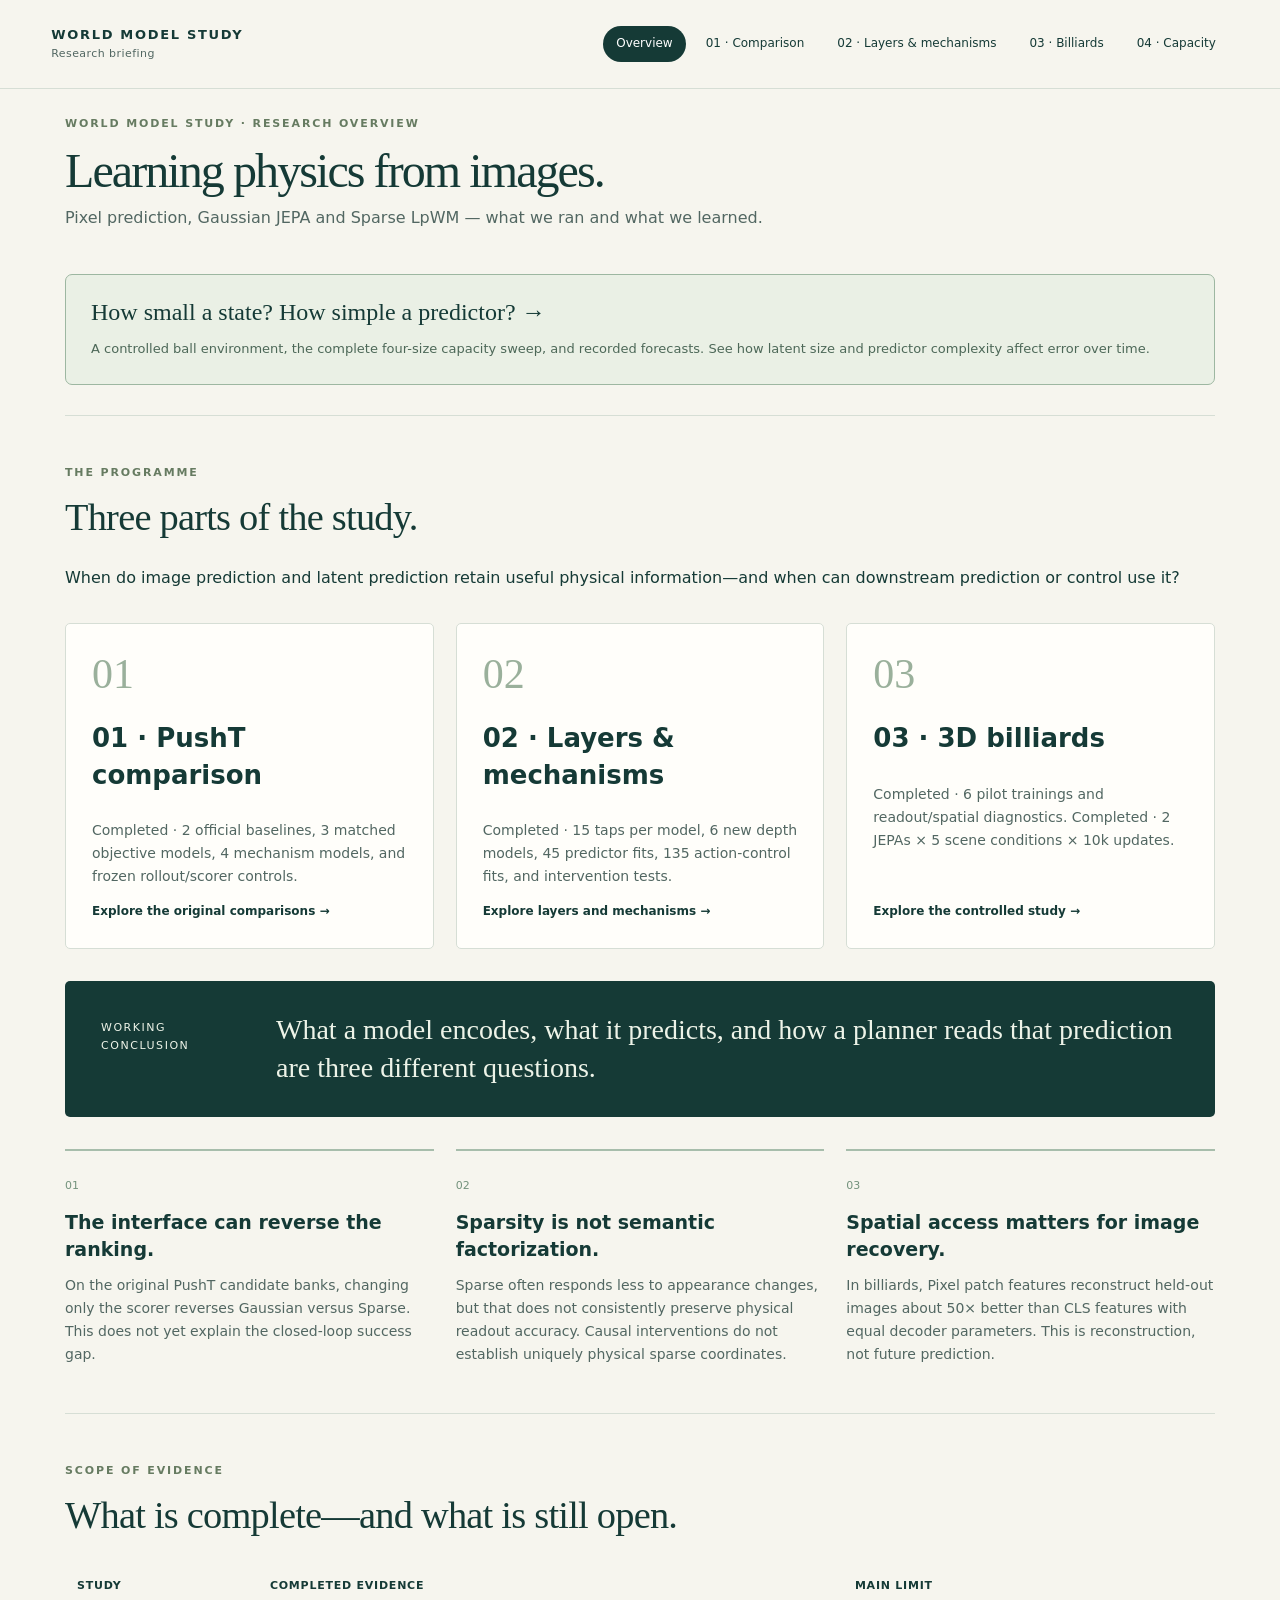
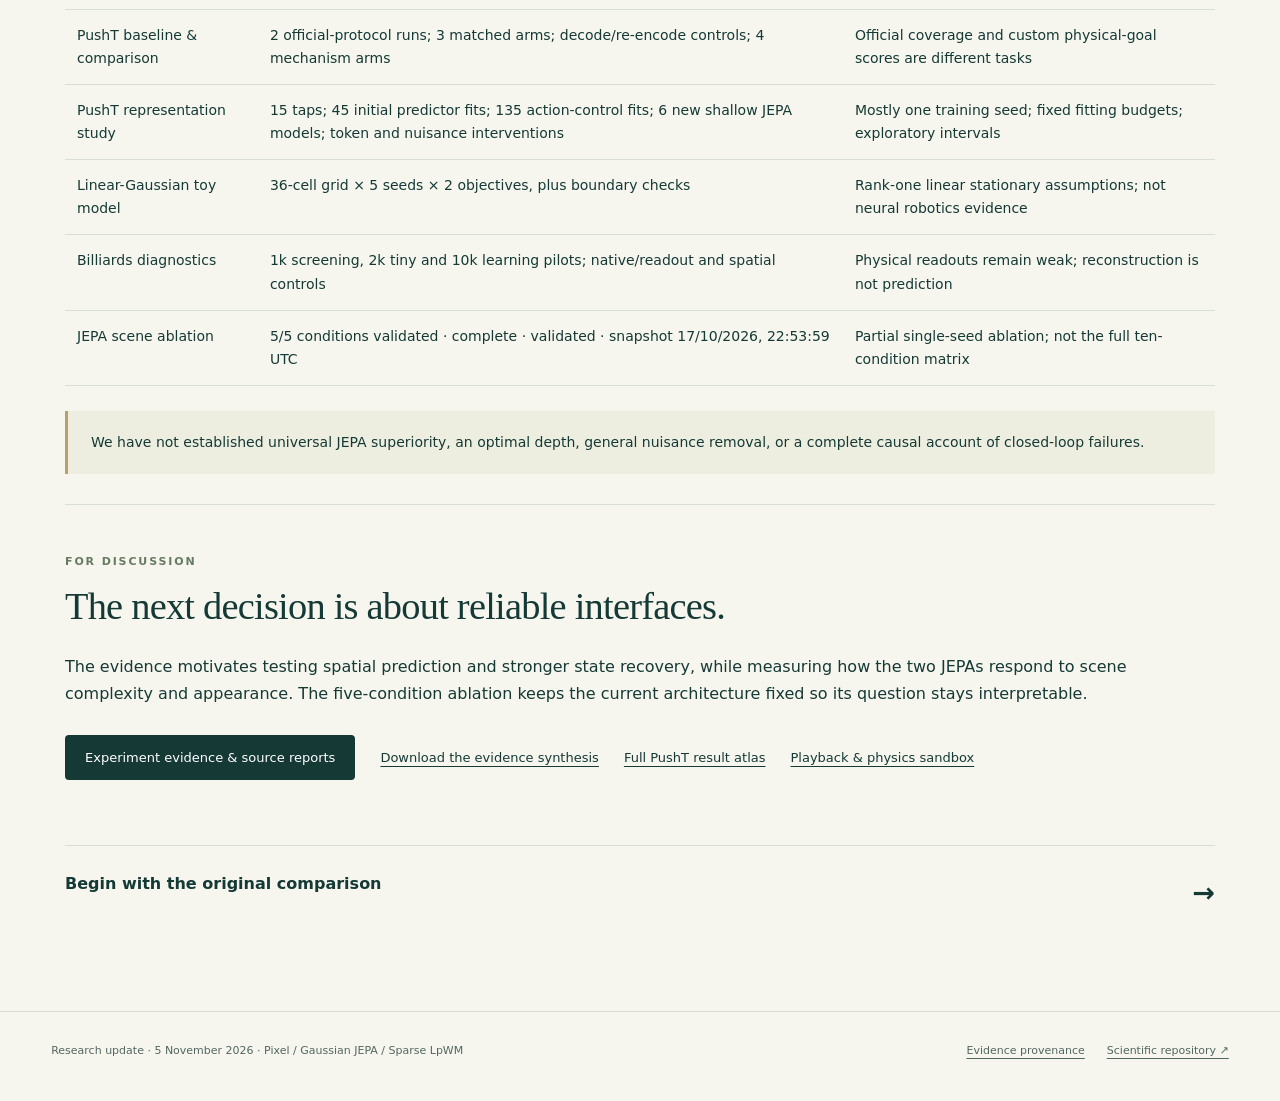
<file: index.html>
<!doctype html><html lang="en"><head><meta charset="utf-8"><meta name="viewport" content="width=device-width,initial-scale=1"><title>What world models learn—and what we can use. · World Models</title><link rel="stylesheet" href="review.css"><link rel="stylesheet" href="capacity.css?v=1"></head><body data-page="index"><a class="skip" href="#main">Skip to content</a><header><a class="wordmark" href="index.html">WORLD MODEL STUDY<span>Research briefing</span></a><nav aria-label="Research chapters"><a data-page="index" href="index.html">Overview</a><a data-page="comparison" href="comparison.html">01 · Comparison</a><a data-page="layers" href="layers.html">02 · Layers & mechanisms</a><a data-page="billiards" href="billiards.html">03 · Billiards</a><a href="capacity.html">04 · Capacity</a></nav></header><main id="main"><div class="hero landing-hero"><p class="eyebrow">World model study · research overview</p><h1>Learning physics from images.</h1><p class="lead">Pixel prediction, Gaussian JEPA and Sparse LpWM — what we ran and what we learned.</p></div><a href="capacity.html" class="cap-published-link"><strong>How small a state? How simple a predictor? →</strong><span>A controlled ball environment, the complete four-size capacity sweep, and recorded forecasts. See how latent size and predictor complexity affect error over time.</span></a><section class="chapter-section"><p class="eyebrow">The programme</p><h2>Three parts of the study.</h2><p>When do image prediction and latent prediction retain useful physical information—and when can downstream prediction or control use it?</p><div class="chapter-grid"><a class="chapter-card" href="comparison.html"><b>01</b><h3>01 · PushT comparison</h3><p>Completed · 2 official baselines, 3 matched objective models, 4 mechanism models, and frozen rollout/scorer controls.</p><span>Explore the original comparisons →</span></a><a class="chapter-card" href="layers.html"><b>02</b><h3>02 · Layers & mechanisms</h3><p>Completed · 15 taps per model, 6 new depth models, 45 predictor fits, 135 action-control fits, and intervention tests.</p><span>Explore layers and mechanisms →</span></a><a class="chapter-card" href="billiards.html"><b>03</b><h3>03 · 3D billiards</h3><p>Completed · 6 pilot trainings and readout/spatial diagnostics. Completed · 2 JEPAs × 5 scene conditions × 10k updates.</p><span>Explore the controlled study →</span></a></div></section><div class="thesis"><span>Working conclusion</span><p>What a model encodes, what it predicts, and how a planner reads that prediction are three different questions.</p></div><div class="findings"><article class="finding"><span>01</span><h3>The interface can reverse the ranking.</h3><p>On the original PushT candidate banks, changing only the scorer reverses Gaussian versus Sparse. This does not yet explain the closed-loop success gap.</p></article><article class="finding"><span>02</span><h3>Sparsity is not semantic factorization.</h3><p>Sparse often responds less to appearance changes, but that does not consistently preserve physical readout accuracy. Causal interventions do not establish uniquely physical sparse coordinates.</p></article><article class="finding"><span>03</span><h3>Spatial access matters for image recovery.</h3><p>In billiards, Pixel patch features reconstruct held-out images about 50× better than CLS features with equal decoder parameters. This is reconstruction, not future prediction.</p></article></div><section class="chapter-section"><p class="eyebrow">Scope of evidence</p><h2>What is complete—and what is still open.</h2><div class="table-wrap"><table><thead><tr><th>Study</th><th>Completed evidence</th><th>Main limit</th></tr></thead><tbody><tr><td>PushT baseline & comparison</td><td>2 official-protocol runs; 3 matched arms; decode/re-encode controls; 4 mechanism arms</td><td>Official coverage and custom physical-goal scores are different tasks</td></tr><tr><td>PushT representation study</td><td>15 taps; 45 initial predictor fits; 135 action-control fits; 6 new shallow JEPA models; token and nuisance interventions</td><td>Mostly one training seed; fixed fitting budgets; exploratory intervals</td></tr><tr><td>Linear-Gaussian toy model</td><td>36-cell grid × 5 seeds × 2 objectives, plus boundary checks</td><td>Rank-one linear stationary assumptions; not neural robotics evidence</td></tr><tr><td>Billiards diagnostics</td><td>1k screening, 2k tiny and 10k learning pilots; native/readout and spatial controls</td><td>Physical readouts remain weak; reconstruction is not prediction</td></tr><tr><td>JEPA scene ablation</td><td id="cover-run">Five conditions × two objectives × 10k updates; all results validated</td><td>Partial single-seed ablation; not the full ten-condition matrix</td></tr></tbody></table></div><p class="boundary">We have not established universal JEPA superiority, an optimal depth, general nuisance removal, or a complete causal account of closed-loop failures.</p></section><section class="chapter-section"><p class="eyebrow">For discussion</p><h2>The next decision is about reliable interfaces.</h2><p>The evidence motivates testing spatial prediction and stronger state recovery, while measuring how the two JEPAs respond to scene complexity and appearance. The five-condition ablation keeps the current architecture fixed so its question stays interpretable.</p><div class="actions"><a class="button" href="evidence.html">Experiment evidence & source reports</a><a href="review-data/research-synthesis.md" download>Download the evidence synthesis</a><a href="pusht.html">Full PushT result atlas</a><a href="billiards.html#playback">Playback & physics sandbox</a></div></section><a class="next" href="comparison.html">Begin with the original comparison <span>→</span></a></main><footer><p>Research update · 5 November 2026 · Pixel / Gaussian JEPA / Sparse LpWM</p><a href="review-data/provenance.json">Evidence provenance</a><a href="https://github.com/henry550xz/jepa-worldmodel-comparison">Scientific repository ↗</a></footer><script type="module" src="review.mjs"></script></body></html>
</file>
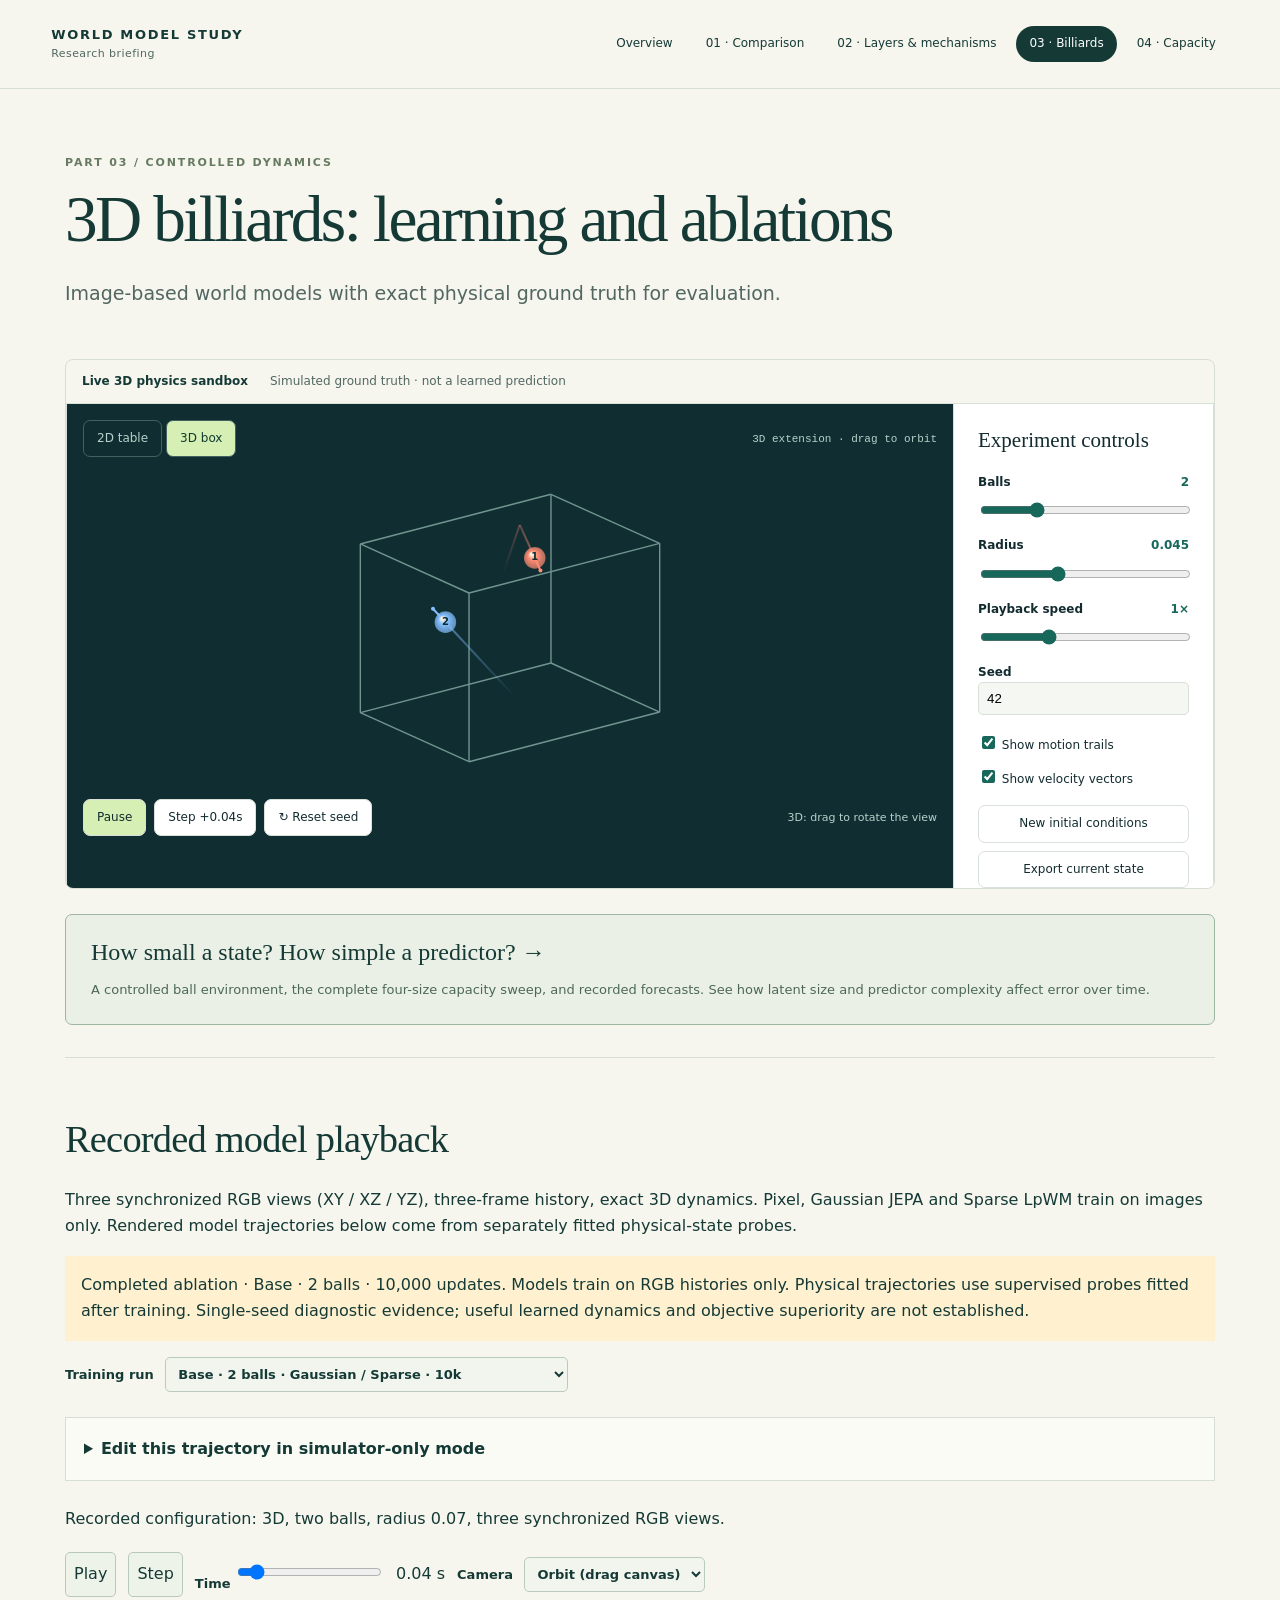
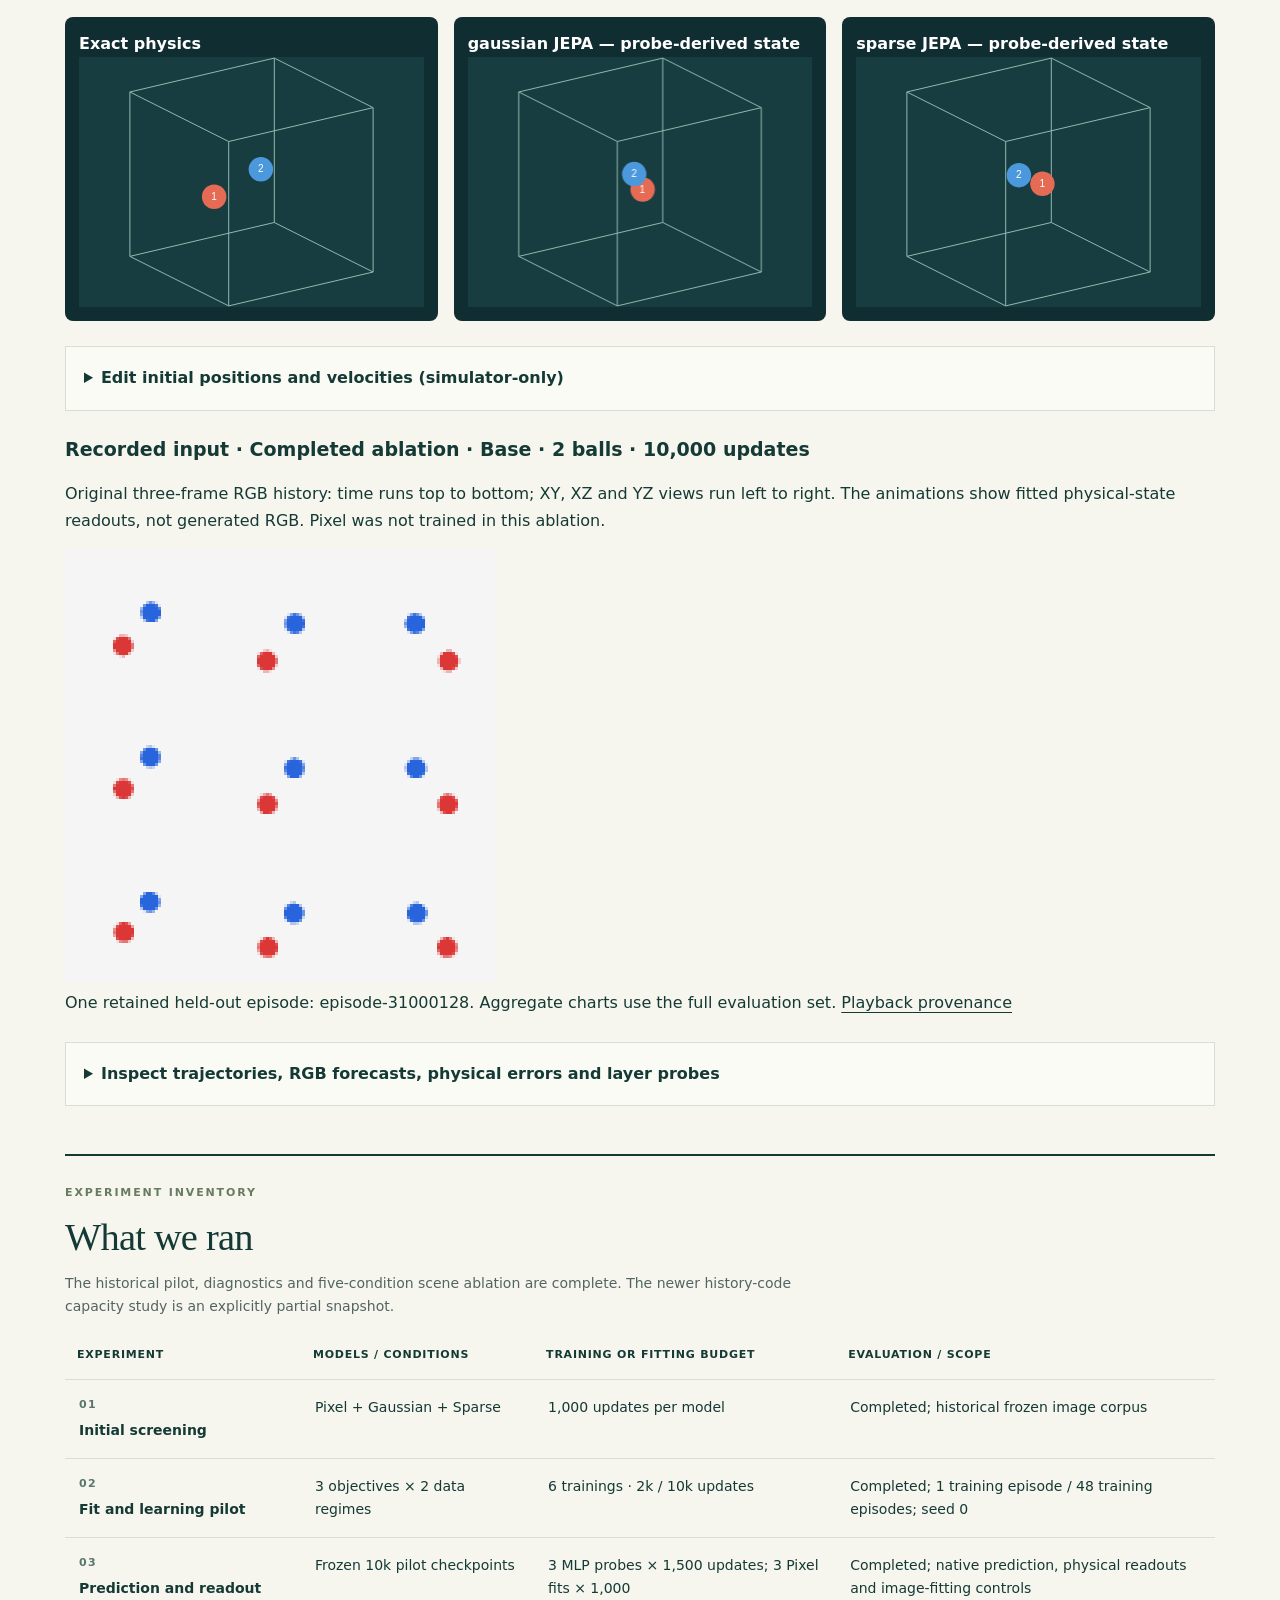
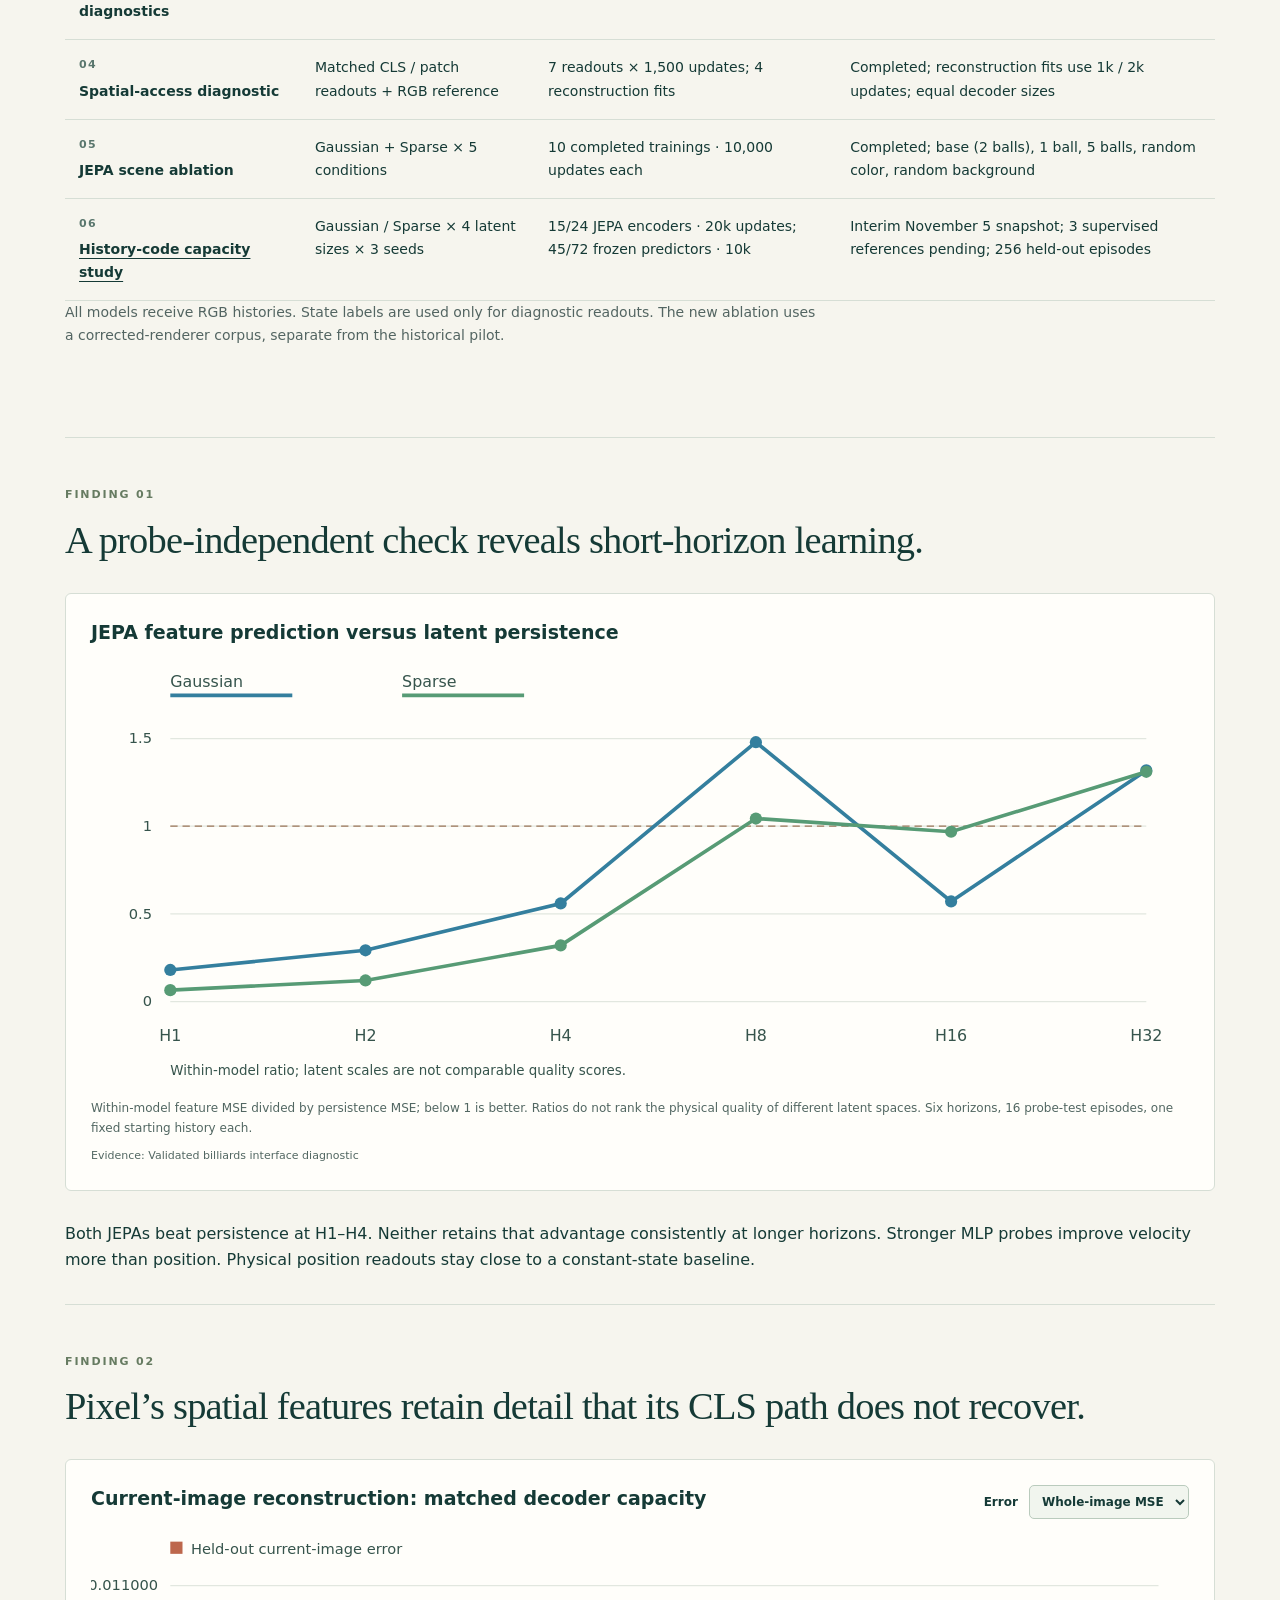
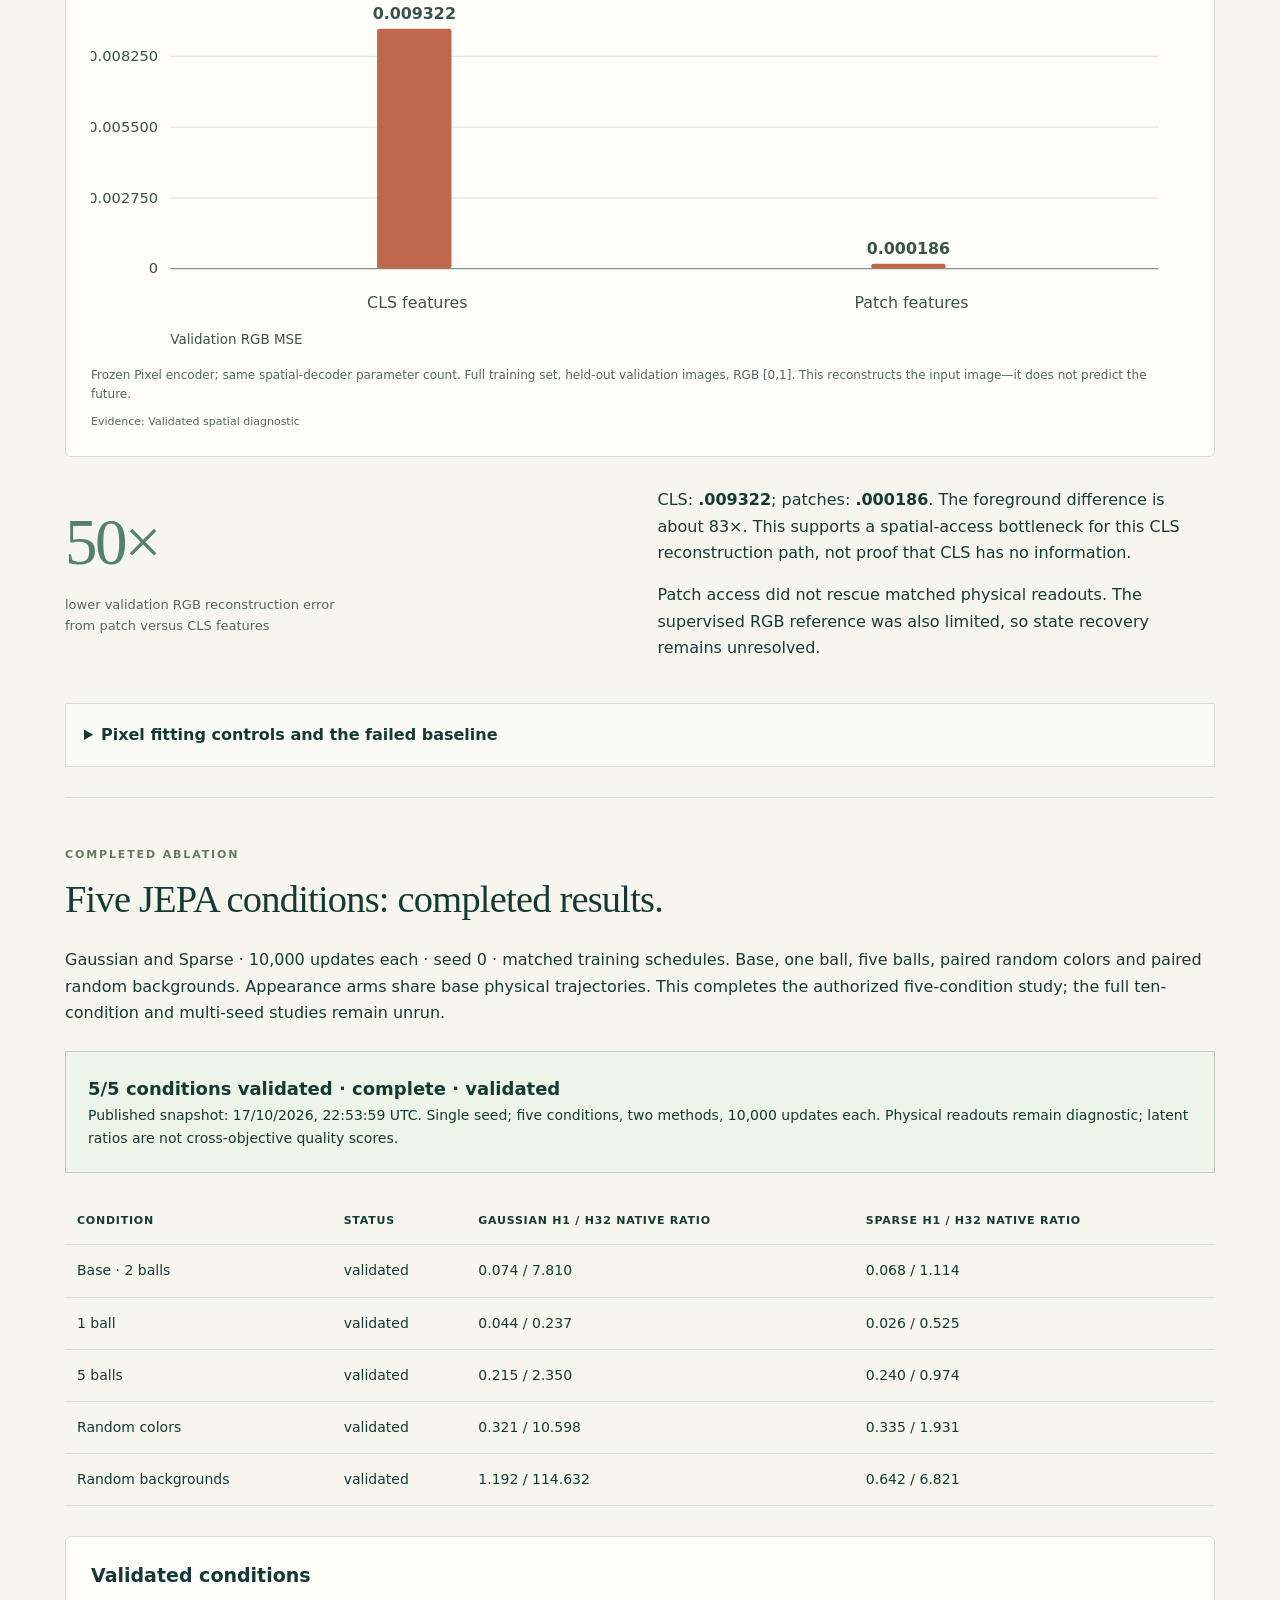
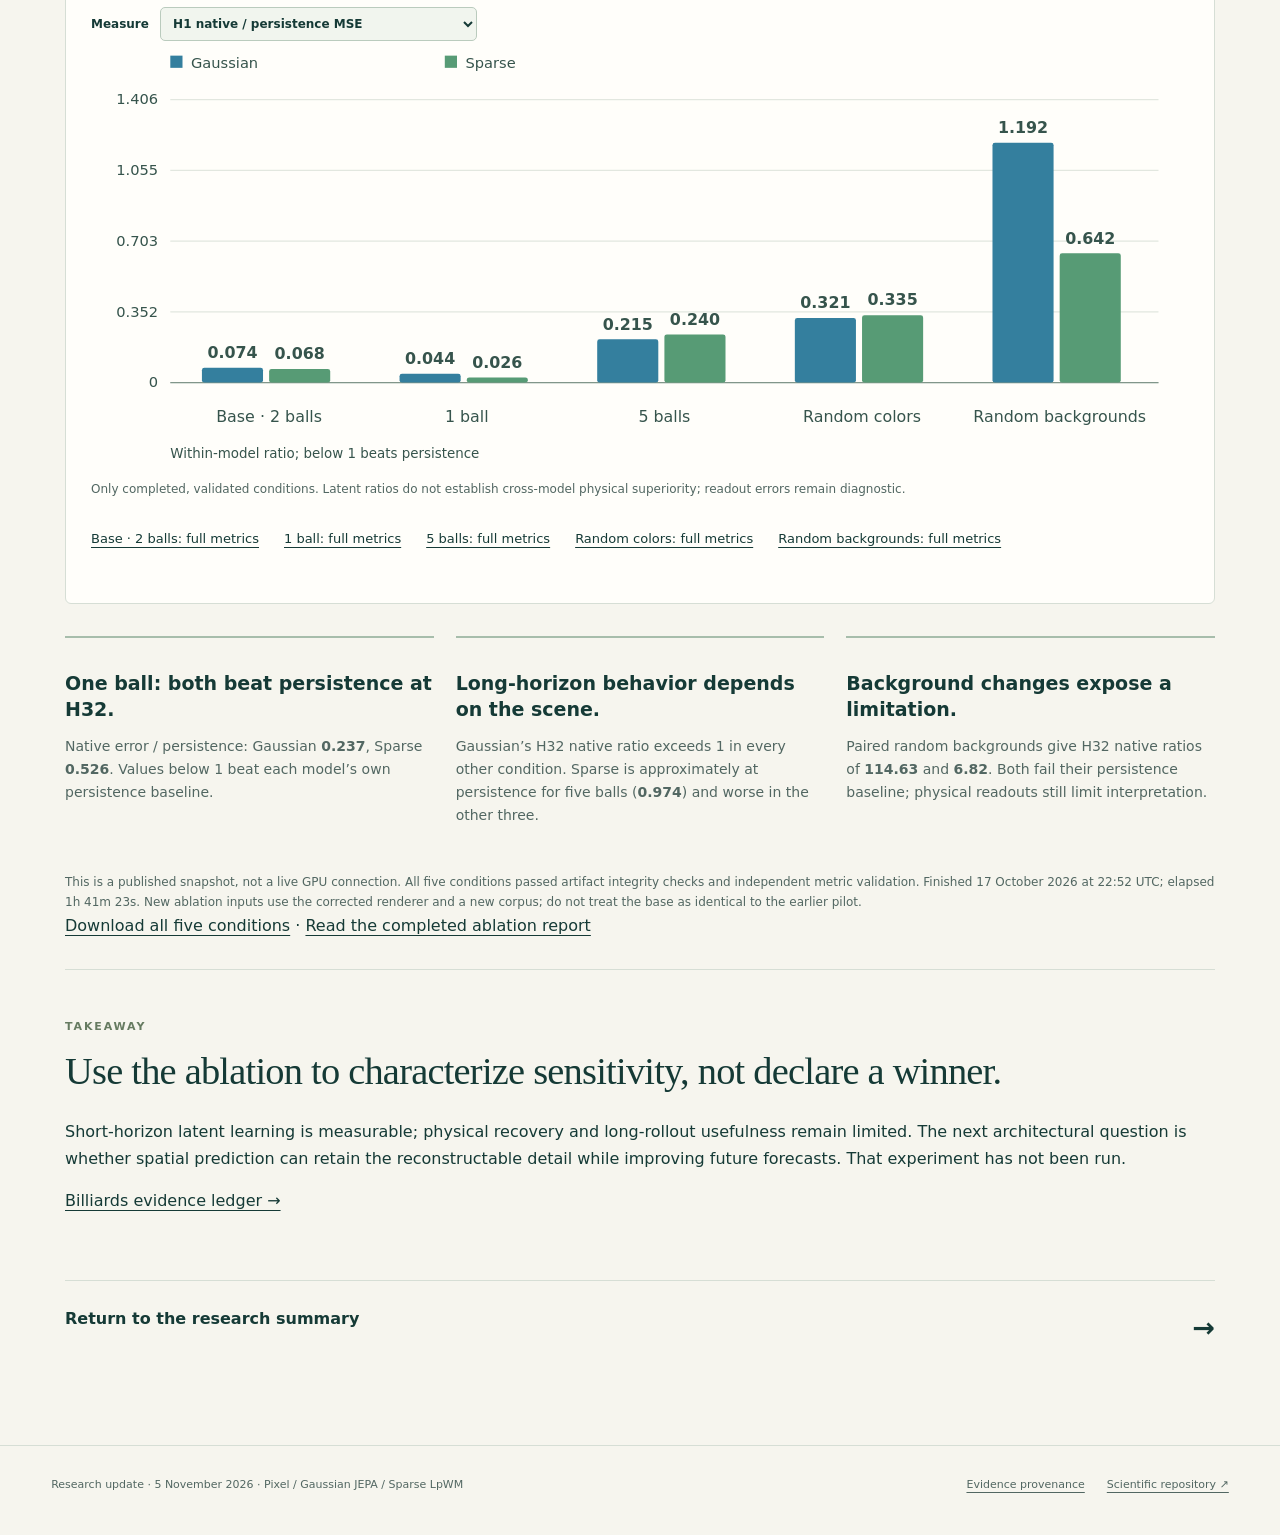
<file: billiards.html>
<!doctype html><html lang="en"><head><meta charset="utf-8"><meta name="viewport" content="width=device-width,initial-scale=1"><title>3D billiards: learning and ablations · World Models</title><link rel="stylesheet" href="review.css?v=priority-playback-4"><link rel="stylesheet" href="capacity.css?v=1"></head><body data-page="billiards"><a class="skip" href="#main">Skip to content</a><header><a class="wordmark" href="index.html">WORLD MODEL STUDY<span>Research briefing</span></a><nav aria-label="Research chapters"><a data-page="index" href="index.html">Overview</a><a data-page="comparison" href="comparison.html">01 · Comparison</a><a data-page="layers" href="layers.html">02 · Layers & mechanisms</a><a data-page="billiards" href="billiards.html">03 · Billiards</a><a href="capacity.html">04 · Capacity</a></nav></header><main id="main"><div class="hero"><p class="eyebrow">Part 03 / controlled dynamics</p><h1>3D billiards: learning and ablations</h1><p class="lead">Image-based world models with exact physical ground truth for evaluation.</p></div><section class="live-demo" aria-label="Live physics sandbox"><div class="live-caption"><strong>Live 3D physics sandbox</strong><span>Simulated ground truth · not a learned prediction</span></div><iframe src="simulator.html?embed=1" title="Interactive 3D billiards physics sandbox" loading="eager"></iframe></section><a href="capacity.html" class="cap-published-link"><strong>How small a state? How simple a predictor? →</strong><span>A controlled ball environment, the complete four-size capacity sweep, and recorded forecasts. See how latent size and predictor complexity affect error over time.</span></a><section id="playback" class="research-dashboard"><h2>Recorded model playback</h2><p>Three synchronized RGB views (XY / XZ / YZ), three-frame history, exact 3D dynamics. Pixel, Gaussian JEPA and Sparse LpWM train on images only. Rendered model trajectories below come from separately fitted physical-state probes.</p><p id="status" class="warning">Loading recorded model comparisons…</p><label>Training run <select id="run"><optgroup label="Completed five-condition ablation"><option value="priority-base">Base · 2 balls · Gaussian / Sparse · 10k</option><option value="priority-n1">1 ball · Gaussian / Sparse · 10k</option><option value="priority-n5">5 balls · Gaussian / Sparse · 10k</option><option value="priority-random-color">Random colors · Gaussian / Sparse · 10k</option><option value="priority-random-background">Random backgrounds · Gaussian / Sparse · 10k</option></optgroup><optgroup label="Earlier three-objective runs"><option value="learning">Completed pilot · 10,000 updates · 48 episodes</option><option value="tiny">Fit check · 2,000 updates · 1 episode</option><option value="screening">Initial screening · 1,000 updates · 48 episodes</option></optgroup></select></label><details class="sandbox-options"><summary>Edit this trajectory in simulator-only mode</summary><div class="controls"><label>Mode <select id="mode"><option value="results">Recorded model comparison</option><option value="sandbox">Editable physics sandbox</option></select></label><label>Dimension <select id="dim"><option value="3">3D</option><option value="2">2D baseline</option></select></label><label>Balls <select id="balls"><option>1</option><option selected>2</option><option>3</option><option>5</option></select></label><label>Radius <input id="radius" type="number" value="0.07" min="0.02" max="0.12" step="0.01"></label><label>Appearance <select id="appearance"><option value="unique">Unique colors</option><option value="same">Same color</option><option value="background">Dark background</option></select></label><button id="reset">Reset</button></div></details><p id="scope">Saved results use the exact recorded configuration. Changing a setting switches to simulator-only mode.</p><div class="controls"><button id="play">Play</button><button id="step">Step</button><label>Time <input type="range" id="scrub" min="0" max="32" value="0"></label><output id="time">0.00 s</output><label>Camera <select id="camera"><option value="orbit">Orbit (drag canvas)</option><option value="xy">XY</option><option value="xz">XZ</option><option value="yz">YZ</option></select></label></div><section class="panels" id="panels"></section><p id="events"></p><details><summary>Edit initial positions and velocities (simulator-only)</summary><p>JSON q/v arrays in table units and units/s. Edits reset the trajectory. In XY view, drag a ball to edit x/y; its depth stays fixed.</p><textarea id="state"></textarea><button id="apply">Apply state</button></details><section id="pilot-summary" aria-label="Completed pilot image evaluation"></section><details id="technical-diagnostics"><summary>Inspect trajectories, RGB forecasts, physical errors and layer probes</summary><section id="diagnostics" aria-label="Representation and prediction analysis"><p>Loading diagnostic evidence…</p></section><h2>Physical forecast errors</h2><p>Evaluation on the same held-out states. Solid lines show predicted rollouts; dashed lines show probes applied to features of actual future images. Their comparison helps locate limitations in prediction and state recovery.</p><label>Metric <select id="metric"><option value="position_rmse">Position RMSE</option><option value="velocity_rmse">Velocity RMSE</option></select></label><label>Methods <select id="methods"><option value="all">All three objectives</option><option value="jepa">Gaussian and Sparse</option></select></label><canvas id="curve" class="plot"></canvas><h2>Privileged reference diagnostics</h2><p>These references use physical-state supervision. They are not image-only world models. Invalid estimated states are rejected, not clamped; valid-subset errors are selection-biased.</p><div id="references"></div><h2>Layer-wise frozen history probes</h2><label>Layer <select id="probe-layer"></select></label><div id="probe"></div></details><p id="error" role="alert"></p></section><section id="experiment-inventory" class="run-inventory" aria-label="Experiment inventory"><p class="eyebrow">Experiment inventory</p><h2>What we ran</h2><p class="inventory-note">The historical pilot, diagnostics and five-condition scene ablation are complete. The newer history-code capacity study is an explicitly partial snapshot.</p><div class="table-wrap"><table><thead><tr><th>Experiment</th><th>Models / conditions</th><th>Training or fitting budget</th><th>Evaluation / scope</th></tr></thead><tbody><tr><th scope="row"><span class="run-number">01</span>Initial screening</th><td>Pixel + Gaussian + Sparse</td><td>1,000 updates per model</td><td>Completed; historical frozen image corpus</td></tr><tr><th scope="row"><span class="run-number">02</span>Fit and learning pilot</th><td>3 objectives × 2 data regimes</td><td>6 trainings · 2k / 10k updates</td><td>Completed; 1 training episode / 48 training episodes; seed 0</td></tr><tr><th scope="row"><span class="run-number">03</span>Prediction and readout diagnostics</th><td>Frozen 10k pilot checkpoints</td><td>3 MLP probes × 1,500 updates; 3 Pixel fits × 1,000</td><td>Completed; native prediction, physical readouts and image-fitting controls</td></tr><tr><th scope="row"><span class="run-number">04</span>Spatial-access diagnostic</th><td>Matched CLS / patch readouts + RGB reference</td><td>7 readouts × 1,500 updates; 4 reconstruction fits</td><td>Completed; reconstruction fits use 1k / 2k updates; equal decoder sizes</td></tr><tr><th scope="row"><span class="run-number">05</span>JEPA scene ablation</th><td>Gaussian + Sparse × 5 conditions</td><td>10 completed trainings · 10,000 updates each</td><td>Completed; base (2 balls), 1 ball, 5 balls, random color, random background</td></tr><tr><th scope="row"><span class="run-number">06</span><a href="capacity.html">History-code capacity study</a></th><td>Gaussian / Sparse × 4 latent sizes × 3 seeds</td><td>15/24 JEPA encoders · 20k updates; 45/72 frozen predictors · 10k</td><td>Interim November 5 snapshot; 3 supervised references pending; 256 held-out episodes</td></tr></tbody></table></div><p class="inventory-note">All models receive RGB histories. State labels are used only for diagnostic readouts. The new ablation uses a corrected-renderer corpus, separate from the historical pilot.</p></section><section class="chapter-section"><p class="eyebrow">Finding 01</p><h2>A probe-independent check reveals short-horizon learning.</h2><article class="chart-card"><div class="chart-heading"><h3>JEPA feature prediction versus latent persistence</h3></div><div id="native" class="chart" aria-live="polite"></div><p class="caption">Within-model feature MSE divided by persistence MSE; below 1 is better. Ratios do not rank the physical quality of different latent spaces. Six horizons, 16 probe-test episodes, one fixed starting history each.</p><p class="source">Evidence: Validated billiards interface diagnostic</p></article><p>Both JEPAs beat persistence at H1–H4. Neither retains that advantage consistently at longer horizons. Stronger MLP probes improve velocity more than position. Physical position readouts stay close to a constant-state baseline.</p></section><section class="chapter-section"><p class="eyebrow">Finding 02</p><h2>Pixel’s spatial features retain detail that its CLS path does not recover.</h2><article class="chart-card"><div class="chart-heading"><h3>Current-image reconstruction: matched decoder capacity</h3><label>Error <select id="recon-metric"><option value="mse">Whole-image MSE</option><option value="foreground_mse">Foreground MSE</option></select></label></div><div id="reconstruction" class="chart" aria-live="polite"></div><p class="caption">Frozen Pixel encoder; same spatial-decoder parameter count. Full training set, held-out validation images, RGB [0,1]. This reconstructs the input image—it does not predict the future.</p><p class="source">Evidence: Validated spatial diagnostic</p></article><div class="split"><div class="stat"><strong>50×</strong><span>lower validation RGB reconstruction error from patch versus CLS features</span></div><div><p>CLS: <strong>.009322</strong>; patches: <strong>.000186</strong>. The foreground difference is about 83×. This supports a spatial-access bottleneck for this CLS reconstruction path, not proof that CLS has no information.</p><p>Patch access did not rescue matched physical readouts. The supervised RGB reference was also limited, so state recovery remains unresolved.</p></div></div><details><summary>Pixel fitting controls and the failed baseline</summary><p>At 10k updates, future-image MSE .009202 is about10.7× persistence (.000864). On16 fixed training windows, further end-to-end fitting reaches .003368, decoder-only .007142, and free-code+decoder .003408; persistence is .000652. Those fitting controls are memorization diagnostics, not held-out improvements.</p></details></section><section class="chapter-section"><p class="eyebrow">Completed ablation</p><h2>Five JEPA conditions: completed results.</h2><p>Gaussian and Sparse · 10,000 updates each · seed 0 · matched training schedules. Base, one ball, five balls, paired random colors and paired random backgrounds. Appearance arms share base physical trajectories. This completes the authorized five-condition study; the full ten-condition and multi-seed studies remain unrun.</p><div class="run-status" id="run-status">Loading saved run status…</div><div id="ablation-results"></div><div class="findings"><article class="finding"><h3>One ball: both beat persistence at H32.</h3><p>Native error / persistence: Gaussian <strong>0.237</strong>, Sparse <strong>0.526</strong>. Values below 1 beat each model’s own persistence baseline.</p></article><article class="finding"><h3>Long-horizon behavior depends on the scene.</h3><p>Gaussian’s H32 native ratio exceeds 1 in every other condition. Sparse is approximately at persistence for five balls (<strong>0.974</strong>) and worse in the other three.</p></article><article class="finding"><h3>Background changes expose a limitation.</h3><p>Paired random backgrounds give H32 native ratios of <strong>114.63</strong> and <strong>6.82</strong>. Both fail their persistence baseline; physical readouts still limit interpretation.</p></article></div><p class="caption">This is a published snapshot, not a live GPU connection. All five conditions passed artifact integrity checks and independent metric validation. Finished 17 October 2026 at 22:52 UTC; elapsed 1h 41m 23s. New ablation inputs use the corrected renderer and a new corpus; do not treat the base as identical to the earlier pilot.</p><a href="results/jepa-priority.json">Download all five conditions</a> · <a href="review-data/jepa-priority-results.md">Read the completed ablation report</a></section><section class="chapter-section"><p class="eyebrow">Takeaway</p><h2>Use the ablation to characterize sensitivity, not declare a winner.</h2><p>Short-horizon latent learning is measurable; physical recovery and long-rollout usefulness remain limited. The next architectural question is whether spatial prediction can retain the reconstructable detail while improving future forecasts. That experiment has not been run.</p><a href="evidence.html#billiards">Billiards evidence ledger →</a></section><a class="next" href="index.html">Return to the research summary <span>→</span></a></main><footer><p>Research update · 5 November 2026 · Pixel / Gaussian JEPA / Sparse LpWM</p><a href="review-data/provenance.json">Evidence provenance</a><a href="https://github.com/henry550xz/jepa-worldmodel-comparison">Scientific repository ↗</a></footer><script type="module" src="review.mjs"></script><script type="module" src="research.mjs?v=priority-playback-4"></script></body></html>
</file>
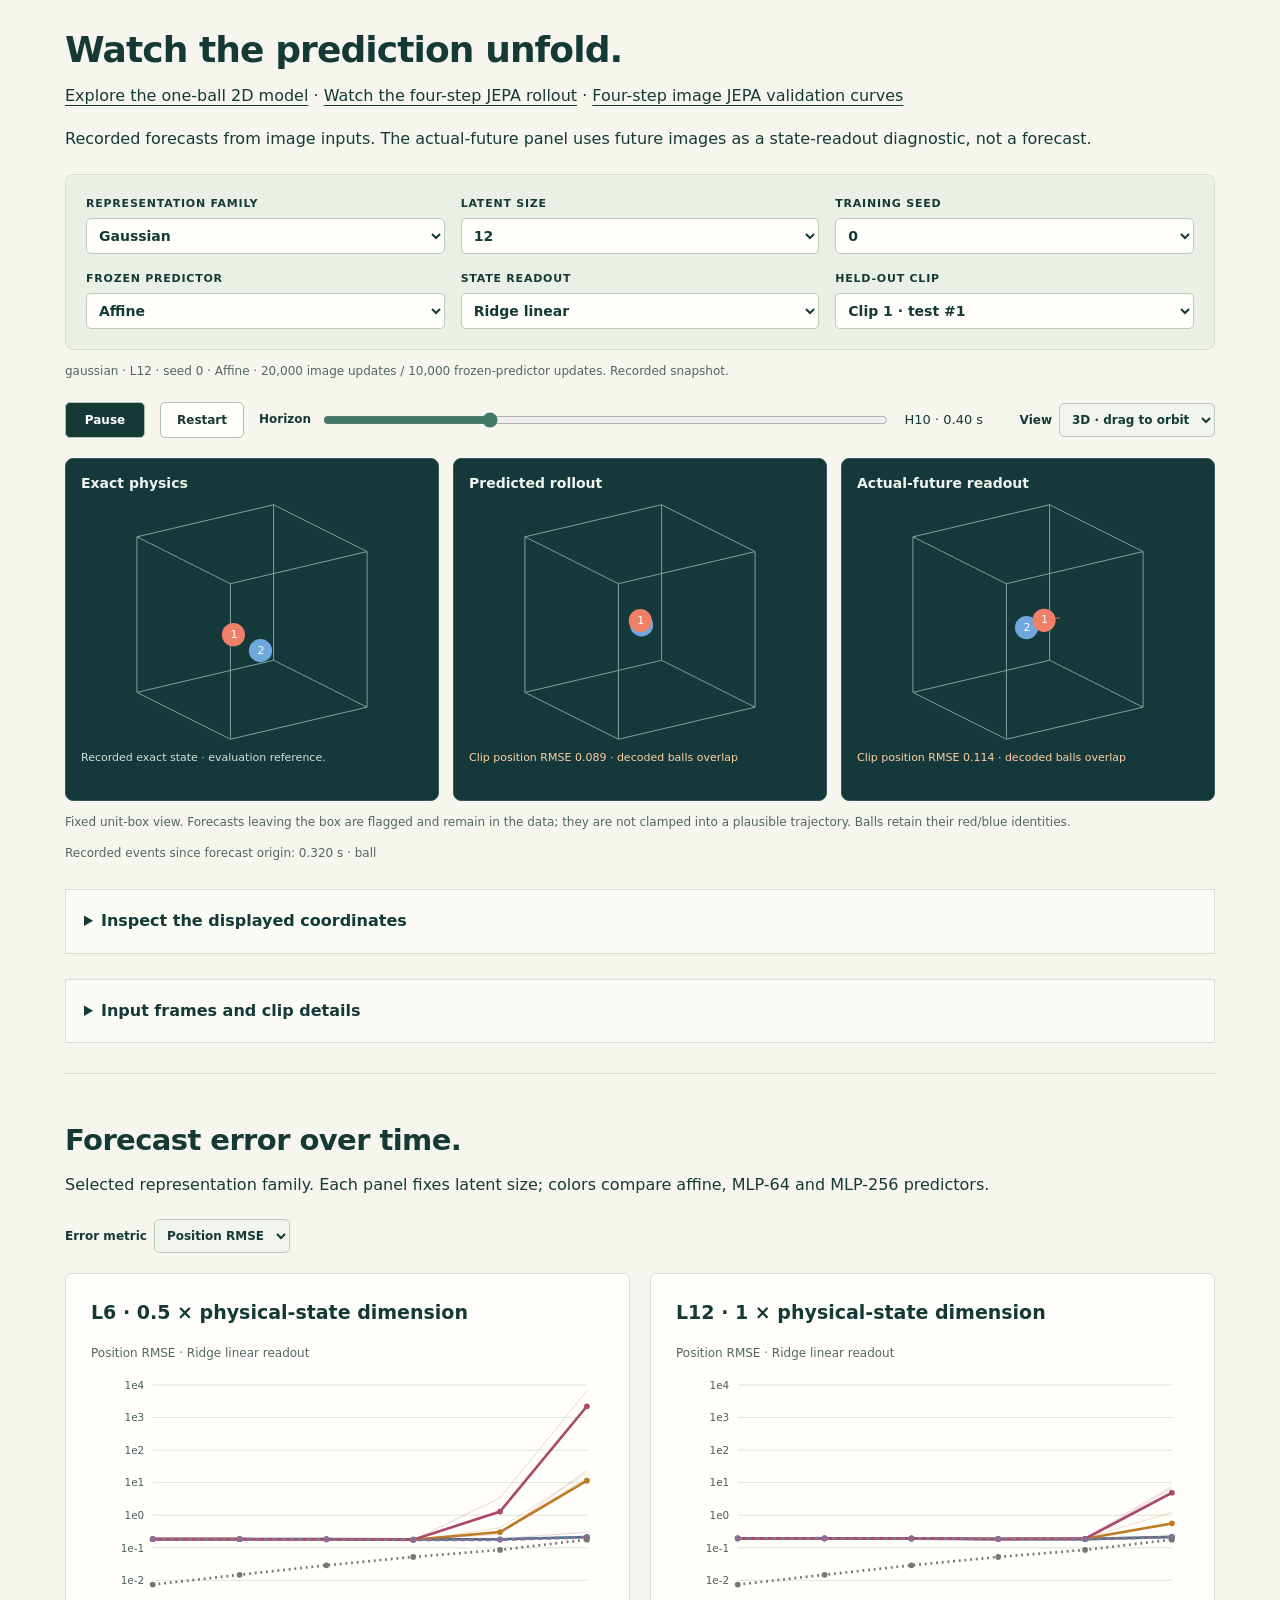
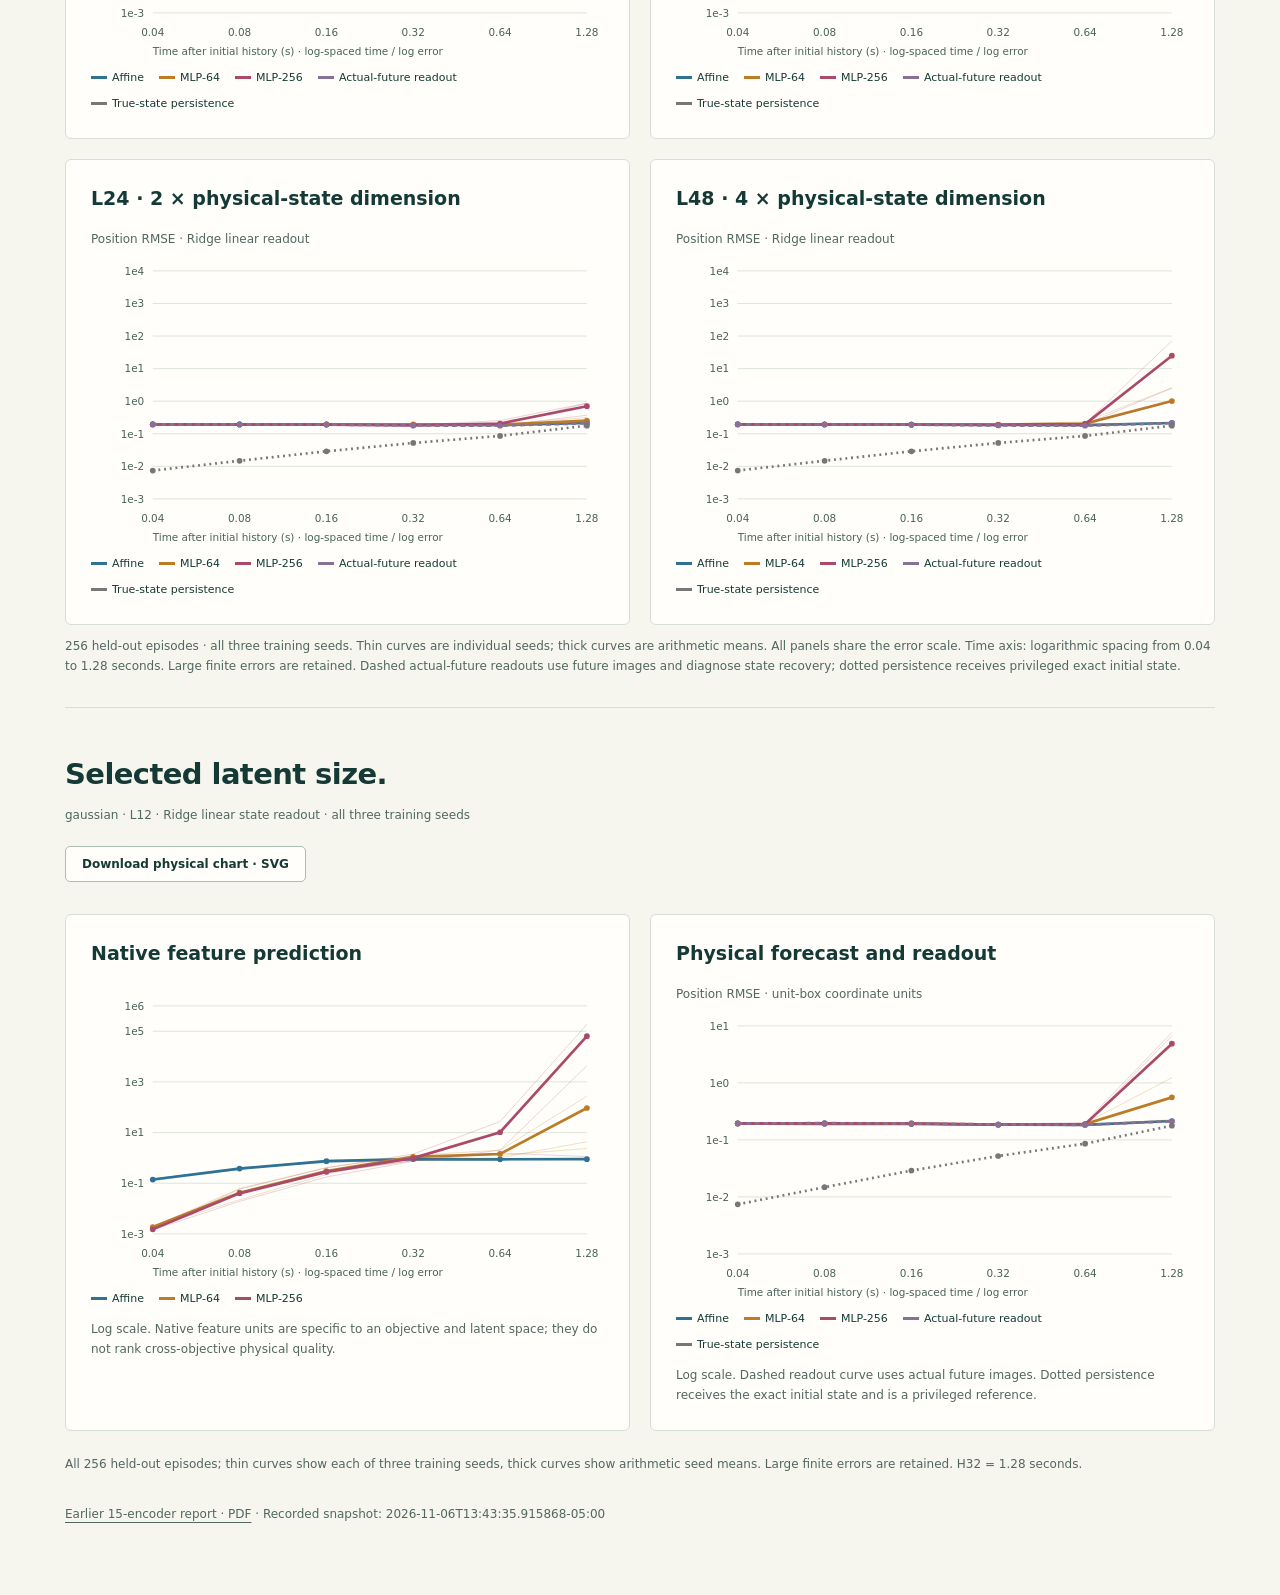
<file: capacity.html>
<!doctype html>
<html lang="en"><head><meta charset="utf-8"><meta name="viewport" content="width=device-width,initial-scale=1"><title>Prediction playback and error plots</title><meta name="description" content="How much latent state and predictor capacity does a two-ball world need? Explore the completed capacity sweep and recorded forecasts."><link rel="stylesheet" href="review.css?v=capacity-1"><link rel="stylesheet" href="capacity.css?v=2"></head>
<body data-page="capacity" class="cap-demo"><a class="skip" href="#main">Skip to content</a><main id="main"><p id="cap-error" role="alert" hidden></p><section id="capacity-playback" class="chapter-section cap-section"><h1>Watch the prediction unfold.</h1><p><a href="one-ball.html">Explore the one-ball 2D model</a> · <a href="four-step.html">Watch the four-step JEPA rollout</a> · <a href="results/four-step/validation.png">Four-step image JEPA validation curves</a></p><p>Recorded forecasts from image inputs. The actual-future panel uses future images as a state-readout diagnostic, not a forecast.</p>
<div class="cap-selectors"><label>Representation family<select id="cap-objective"><option value="gaussian">Gaussian</option><option value="sparse">Sparse</option></select></label><label>Latent size<select id="cap-latent"><option value="6">6</option><option value="12" selected>12</option><option value="24">24</option><option value="48">48</option></select></label><label>Training seed<select id="cap-seed"><option>0</option><option>1</option><option>2</option></select></label><label>Frozen predictor<select id="cap-predictor"><option value="affine">Affine</option><option value="mlp64">MLP-64</option><option value="mlp256">MLP-256</option></select></label><label>State readout<select id="cap-readout"><option value="linear">Ridge linear</option><option value="mlp">MLP-64</option></select></label><label>Held-out clip<select id="cap-episode"></select></label></div>
<p id="cap-selection" class="cap-selection" aria-live="polite"></p>
<div class="cap-play-controls"><button id="cap-play" type="button">Pause</button><button id="cap-restart" type="button">Restart</button><label class="cap-time">Horizon <input id="cap-scrub" aria-label="Recorded forecast horizon" type="range" min="1" max="32" value="1"></label><output id="cap-time">H1 · 0.04 s</output><label>View<select id="cap-camera"><option value="orbit">3D · drag to orbit</option><option value="xy">XY</option><option value="xz">XZ</option><option value="yz">YZ</option></select></label></div>
<div class="cap-panels"><article class="cap-panel"><h3>Exact physics</h3><canvas id="cap-truth" aria-label="Recorded true physical trajectory"></canvas><p id="cap-truth-note">Ground-truth state; evaluation reference.</p></article><article class="cap-panel"><h3>Predicted rollout</h3><canvas id="cap-predicted" aria-label="Saved predicted states from iterated latent dynamics"></canvas><p id="cap-predicted-note"></p></article><article class="cap-panel"><h3>Actual-future readout</h3><canvas id="cap-future" aria-label="State readout of actual future images, diagnostic only"></canvas><p id="cap-future-note"></p></article></div>
<p class="caption">Fixed unit-box view. Forecasts leaving the box are flagged and remain in the data; they are not clamped into a plausible trajectory. Balls retain their red/blue identities.</p><p id="cap-events" class="caption"></p>
<details class="cap-raw"><summary>Inspect the displayed coordinates</summary><pre id="cap-coordinates"></pre></details>
<details class="cap-input-details"><summary>Input frames and clip details</summary><div class="cap-input"><figure><img id="cap-input" alt="Original three-frame RGB history: XY, XZ, YZ views across each row" width="432" height="432"><figcaption>Original input pixels: time runs downward; XY / XZ / YZ views run left to right.</figcaption></figure><div><p id="cap-episode-note" class="caption"></p><p class="caption">Only the initial three frames enter the forecast. State labels fit separate diagnostic readouts after encoder training.</p><a id="cap-encoder-download" href="results/capacity/index.json">Download retained results</a></div></div></details></section><section class="chapter-section"><h2>Forecast error over time.</h2><p>Selected representation family. Each panel fixes latent size; colors compare affine, MLP-64 and MLP-256 predictors.</p><div class="cap-inline-controls"><label>Error metric<select id="cap-metric"><option value="position_rmse">Position RMSE</option><option value="velocity_rmse">Velocity RMSE</option></select></label></div><div id="cap-sweep" class="cap-sweep"></div><p class="caption">256 held-out episodes · all three training seeds. Thin curves are individual seeds; thick curves are arithmetic means. All panels share the error scale. Time axis: logarithmic spacing from 0.04 to 1.28 seconds. Large finite errors are retained. Dashed actual-future readouts use future images and diagnose state recovery; dotted persistence receives privileged exact initial state.</p></section><section class="chapter-section"><h2>Selected latent size.</h2><p id="cap-chart-context" class="caption"></p><div class="cap-inline-controls"><button id="cap-save-chart" type="button">Download physical chart · SVG</button></div><div class="cap-chart-grid"><article class="chart-card"><h3>Native feature prediction</h3><div id="cap-native-chart" class="cap-chart"></div><p class="caption">Log scale. Native feature units are specific to an objective and latent space; they do not rank cross-objective physical quality.</p></article><article class="chart-card"><h3>Physical forecast and readout</h3><p id="cap-physical-units" class="caption"></p><div id="cap-physical-chart" class="cap-chart"></div><p class="caption">Log scale. Dashed readout curve uses actual future images. Dotted persistence receives the exact initial state and is a privileged reference.</p></article></div><p class="caption">All 256 held-out episodes; thin curves show each of three training seeds, thick curves show arithmetic seed means. Large finite errors are retained. H32 = 1.28 seconds.</p></section><p class="caption cap-demo-source"><a href="results/capacity/research-report.pdf">Earlier 15-encoder report · PDF</a> · <span id="cap-snapshot"></span></p></main><script type="module" src="capacity.mjs?v=3"></script></body></html>
</file>
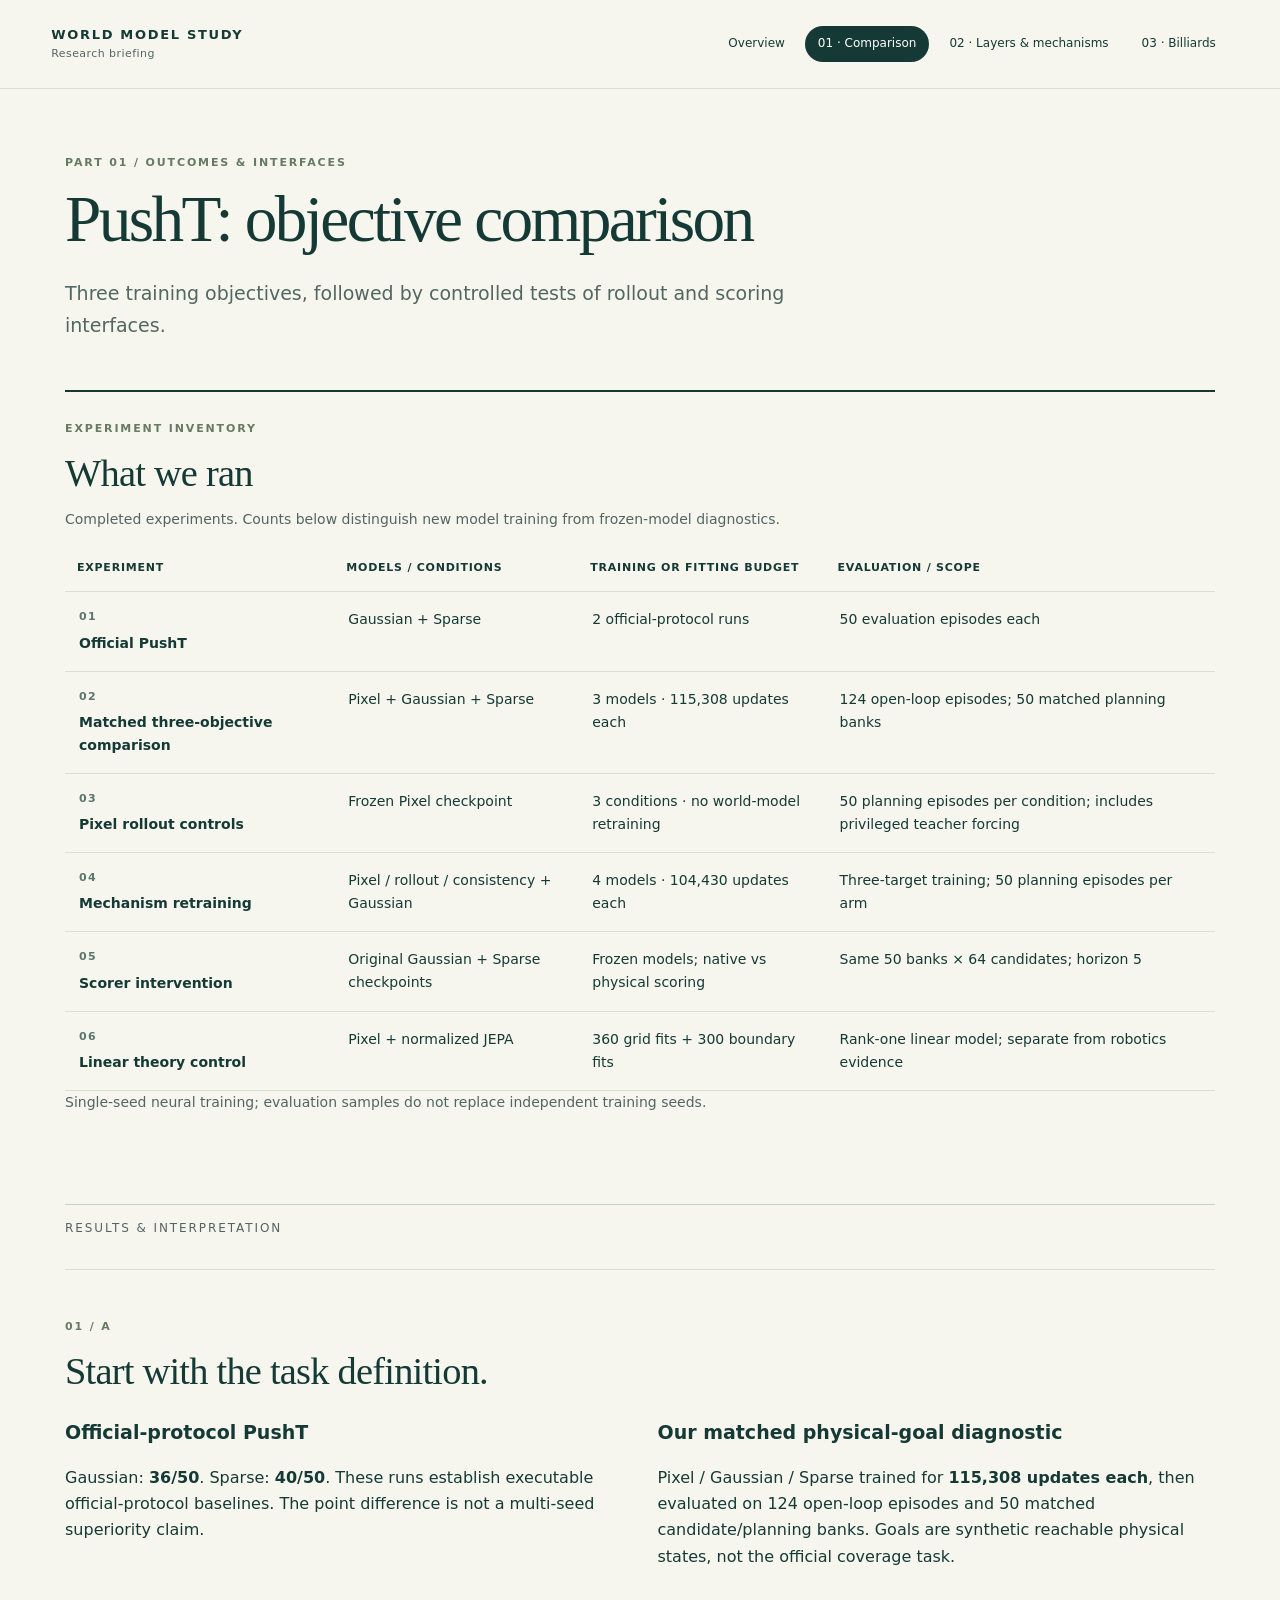
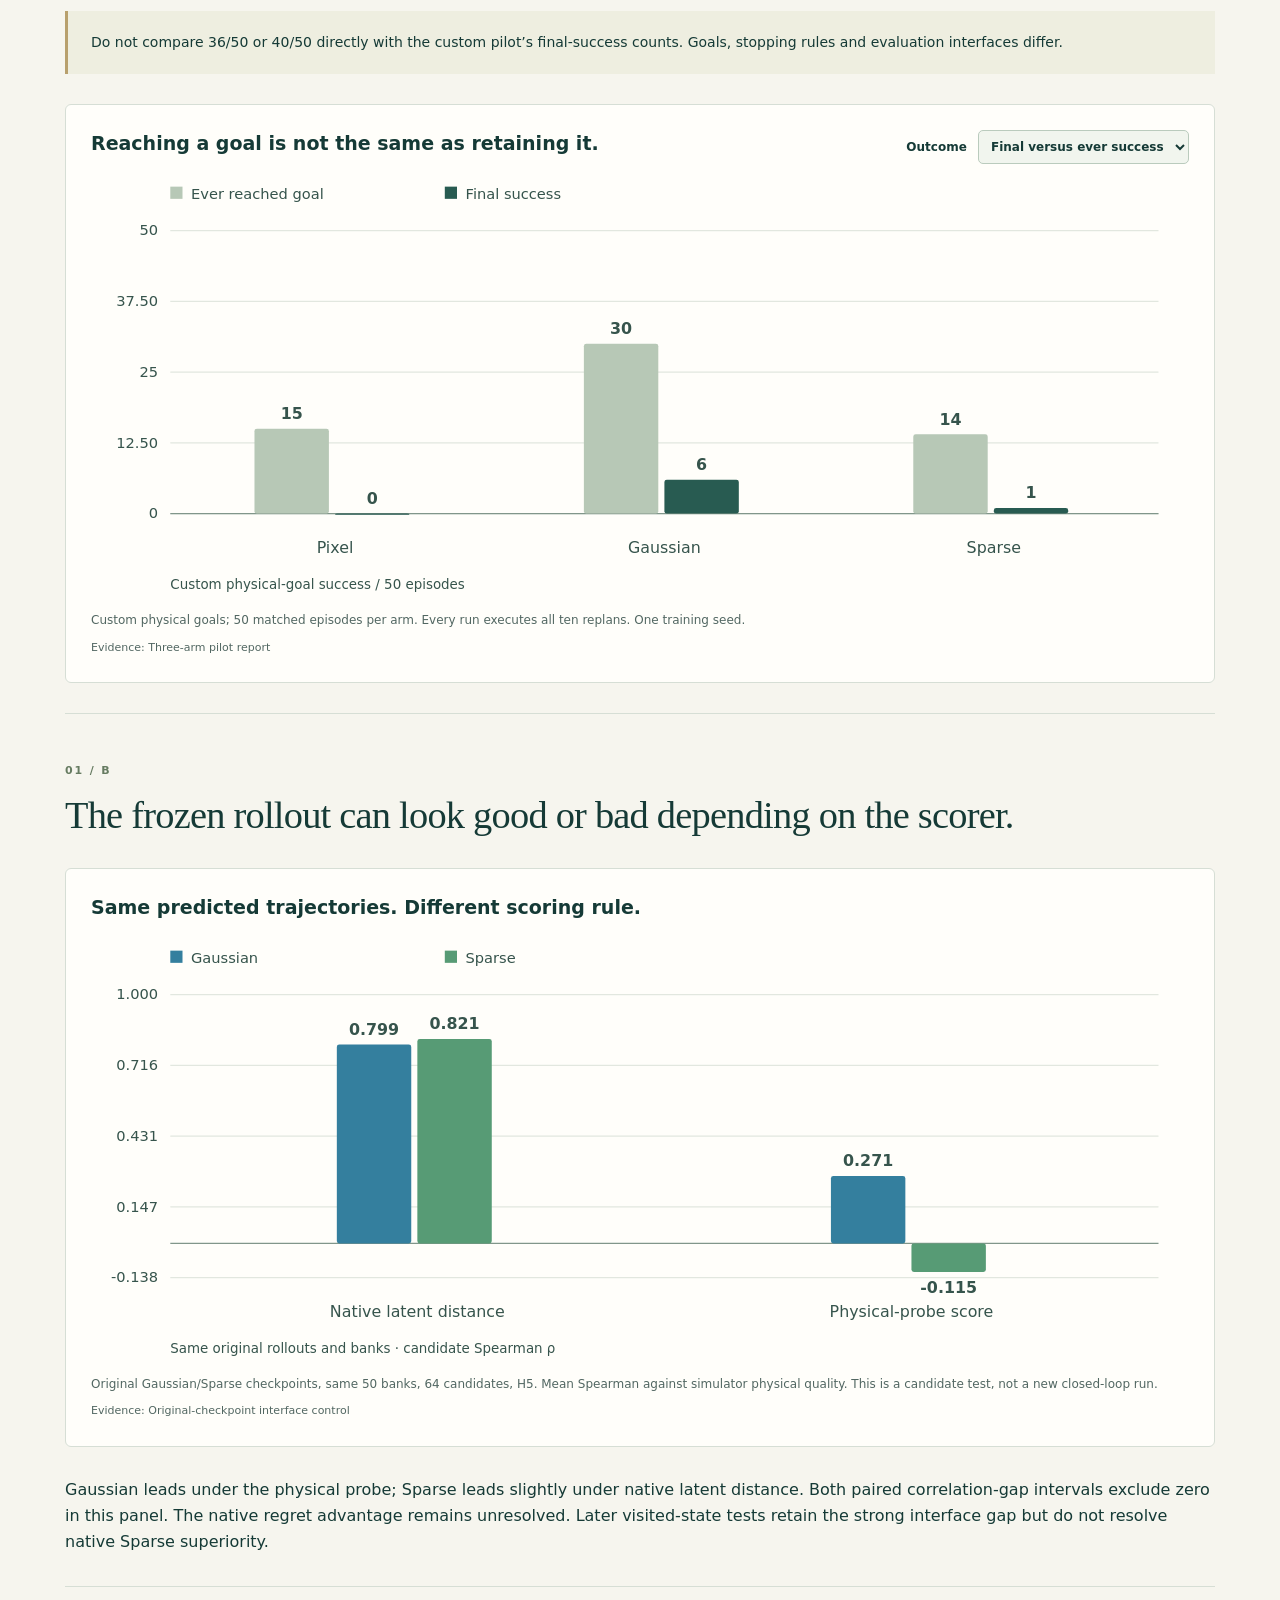
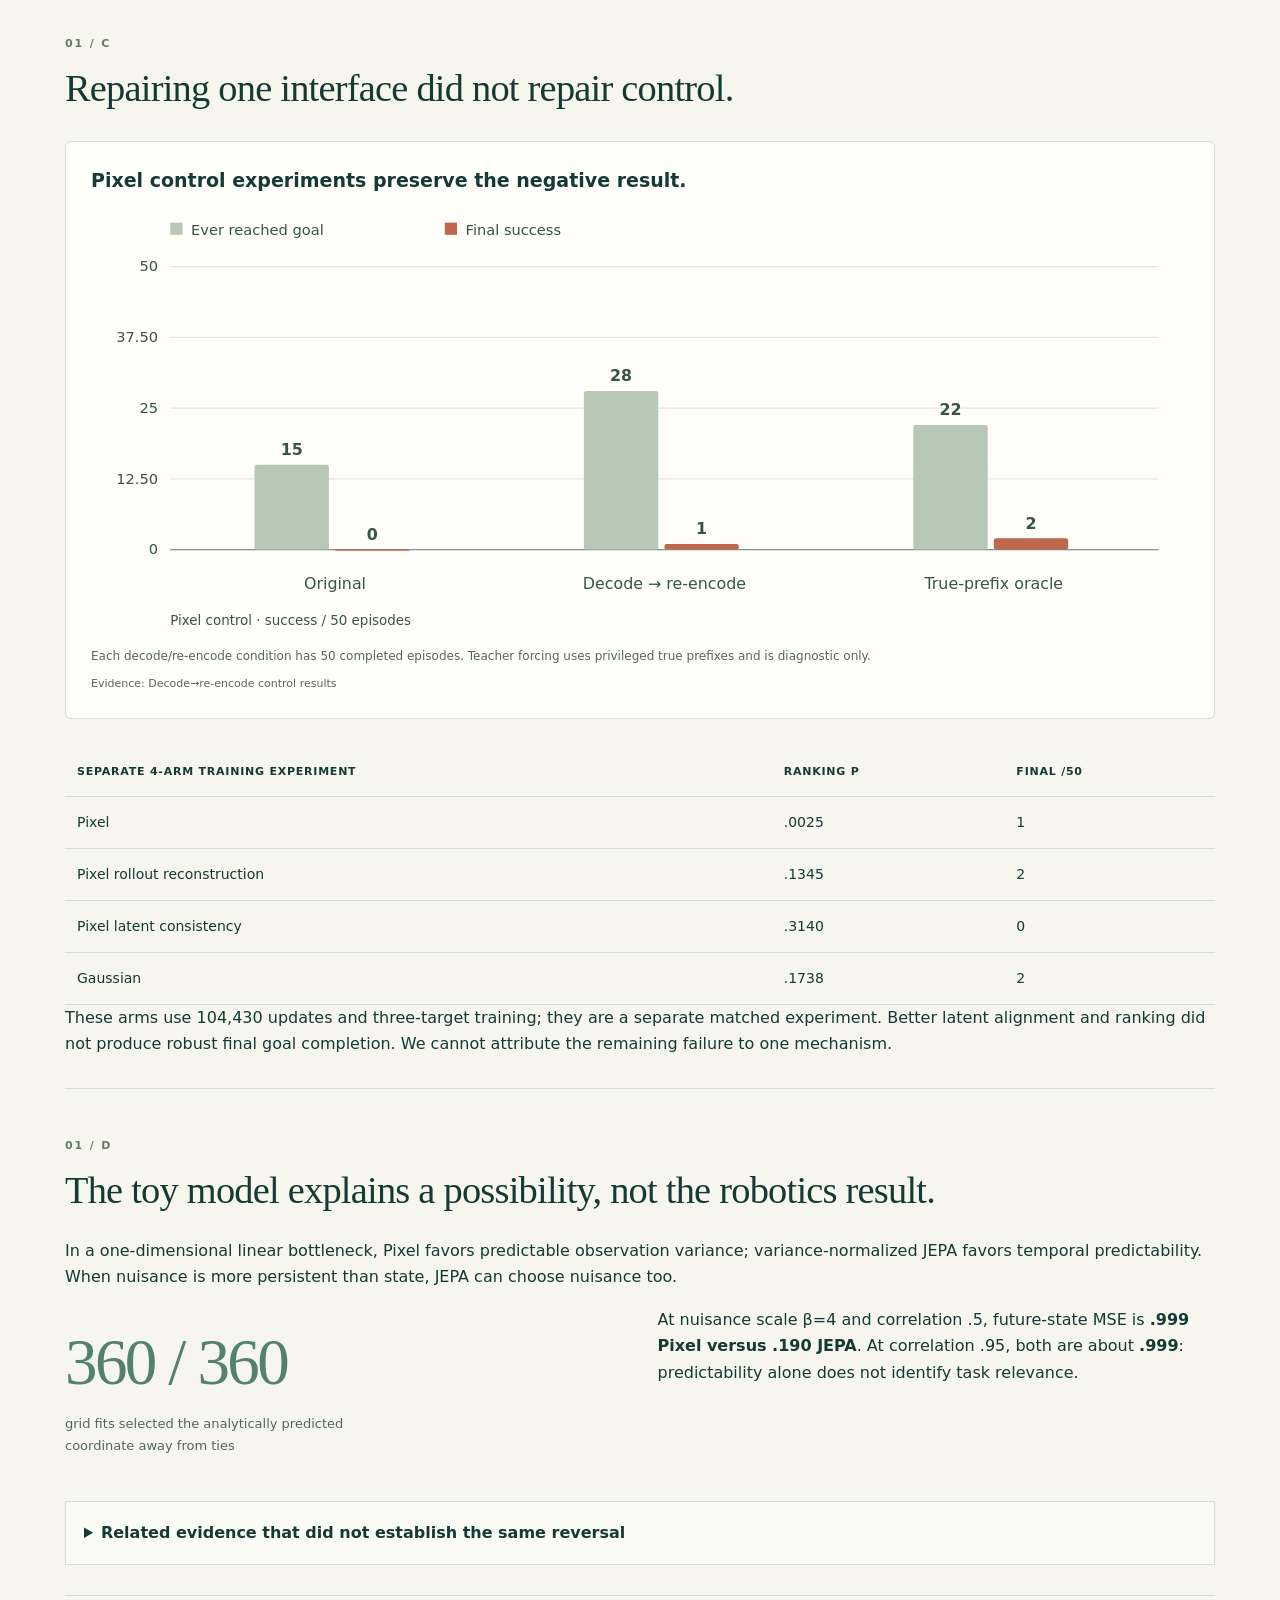
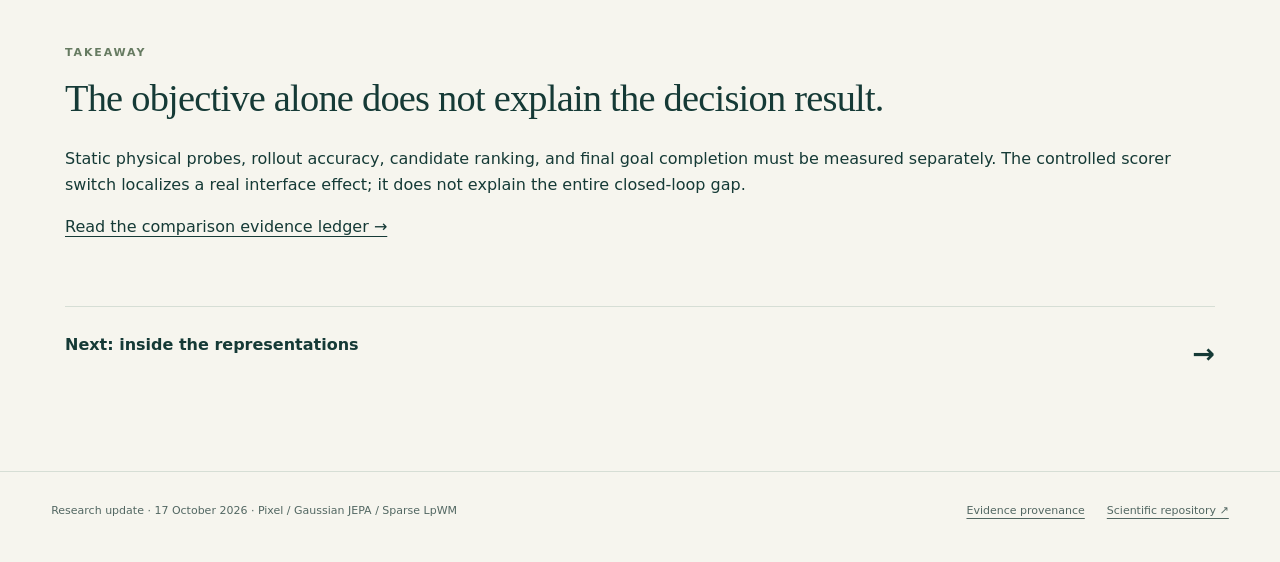
<file: comparison.html>
<!doctype html><html lang="en"><head><meta charset="utf-8"><meta name="viewport" content="width=device-width,initial-scale=1"><title>PushT: objective comparison · World Models</title><link rel="stylesheet" href="review.css"></head><body data-page="comparison"><a class="skip" href="#main">Skip to content</a><header><a class="wordmark" href="index.html">WORLD MODEL STUDY<span>Research briefing</span></a><nav aria-label="Research chapters"><a data-page="index" href="index.html">Overview</a><a data-page="comparison" href="comparison.html">01 · Comparison</a><a data-page="layers" href="layers.html">02 · Layers & mechanisms</a><a data-page="billiards" href="billiards.html">03 · Billiards</a></nav></header><main id="main"><div class="hero"><p class="eyebrow">Part 01 / outcomes & interfaces</p><h1>PushT: objective comparison</h1><p class="lead">Three training objectives, followed by controlled tests of rollout and scoring interfaces.</p></div><section class="run-inventory" aria-label="Experiment inventory"><p class="eyebrow">Experiment inventory</p><h2>What we ran</h2><p class="inventory-note">Completed experiments. Counts below distinguish new model training from frozen-model diagnostics.</p><div class="table-wrap"><table><thead><tr><th>Experiment</th><th>Models / conditions</th><th>Training or fitting budget</th><th>Evaluation / scope</th></tr></thead><tbody><tr><th scope="row"><span class="run-number">01</span>Official PushT</th><td>Gaussian + Sparse</td><td>2 official-protocol runs</td><td>50 evaluation episodes each</td></tr><tr><th scope="row"><span class="run-number">02</span>Matched three-objective comparison</th><td>Pixel + Gaussian + Sparse</td><td>3 models · 115,308 updates each</td><td>124 open-loop episodes; 50 matched planning banks</td></tr><tr><th scope="row"><span class="run-number">03</span>Pixel rollout controls</th><td>Frozen Pixel checkpoint</td><td>3 conditions · no world-model retraining</td><td>50 planning episodes per condition; includes privileged teacher forcing</td></tr><tr><th scope="row"><span class="run-number">04</span>Mechanism retraining</th><td>Pixel / rollout / consistency + Gaussian</td><td>4 models · 104,430 updates each</td><td>Three-target training; 50 planning episodes per arm</td></tr><tr><th scope="row"><span class="run-number">05</span>Scorer intervention</th><td>Original Gaussian + Sparse checkpoints</td><td>Frozen models; native vs physical scoring</td><td>Same 50 banks × 64 candidates; horizon 5</td></tr><tr><th scope="row"><span class="run-number">06</span>Linear theory control</th><td>Pixel + normalized JEPA</td><td>360 grid fits + 300 boundary fits</td><td>Rank-one linear model; separate from robotics evidence</td></tr></tbody></table></div><p class="inventory-note">Single-seed neural training; evaluation samples do not replace independent training seeds.</p></section><div class="results-divider"><span>Results & interpretation</span></div><section class="chapter-section"><p class="eyebrow">01 / A</p><h2>Start with the task definition.</h2><div class="split"><div><h3>Official-protocol PushT</h3><p>Gaussian: <strong>36/50</strong>. Sparse: <strong>40/50</strong>. These runs establish executable official-protocol baselines. The point difference is not a multi-seed superiority claim.</p></div><div><h3>Our matched physical-goal diagnostic</h3><p>Pixel / Gaussian / Sparse trained for <strong>115,308 updates each</strong>, then evaluated on 124 open-loop episodes and 50 matched candidate/planning banks. Goals are synthetic reachable physical states, not the official coverage task.</p></div></div><p class="boundary">Do not compare 36/50 or 40/50 directly with the custom pilot’s final-success counts. Goals, stopping rules and evaluation interfaces differ.</p></section><article class="chart-card"><div class="chart-heading"><h3>Reaching a goal is not the same as retaining it.</h3><label>Outcome <select id="pilot-metric"><option value="success">Final versus ever success</option><option value="ranking">Candidate ranking</option></select></label></div><div id="pilot" class="chart" aria-live="polite"></div><p class="caption">Custom physical goals; 50 matched episodes per arm. Every run executes all ten replans. One training seed.</p><p class="source">Evidence: Three-arm pilot report</p></article><section class="chapter-section"><p class="eyebrow">01 / B</p><h2>The frozen rollout can look good or bad depending on the scorer.</h2><article class="chart-card"><div class="chart-heading"><h3>Same predicted trajectories. Different scoring rule.</h3></div><div id="interface" class="chart" aria-live="polite"></div><p class="caption">Original Gaussian/Sparse checkpoints, same 50 banks, 64 candidates, H5. Mean Spearman against simulator physical quality. This is a candidate test, not a new closed-loop run.</p><p class="source">Evidence: Original-checkpoint interface control</p></article><p>Gaussian leads under the physical probe; Sparse leads slightly under native latent distance. Both paired correlation-gap intervals exclude zero in this panel. The native regret advantage remains unresolved. Later visited-state tests retain the strong interface gap but do not resolve native Sparse superiority.</p></section><section class="chapter-section"><p class="eyebrow">01 / C</p><h2>Repairing one interface did not repair control.</h2><article class="chart-card"><div class="chart-heading"><h3>Pixel control experiments preserve the negative result.</h3></div><div id="repairs" class="chart" aria-live="polite"></div><p class="caption">Each decode/re-encode condition has 50 completed episodes. Teacher forcing uses privileged true prefixes and is diagnostic only.</p><p class="source">Evidence: Decode→re-encode control results</p></article><div class="table-wrap"><table><thead><tr><th>Separate 4-arm training experiment</th><th>Ranking ρ</th><th>Final /50</th></tr></thead><tbody><tr><td>Pixel</td><td>.0025</td><td>1</td></tr><tr><td>Pixel rollout reconstruction</td><td>.1345</td><td>2</td></tr><tr><td>Pixel latent consistency</td><td>.3140</td><td>0</td></tr><tr><td>Gaussian</td><td>.1738</td><td>2</td></tr></tbody></table></div><p>These arms use 104,430 updates and three-target training; they are a separate matched experiment. Better latent alignment and ranking did not produce robust final goal completion. We cannot attribute the remaining failure to one mechanism.</p></section><section class="chapter-section"><p class="eyebrow">01 / D</p><h2>The toy model explains a possibility, not the robotics result.</h2><p>In a one-dimensional linear bottleneck, Pixel favors predictable observation variance; variance-normalized JEPA favors temporal predictability. When nuisance is more persistent than state, JEPA can choose nuisance too.</p><div class="split"><div class="stat"><strong>360 / 360</strong><span>grid fits selected the analytically predicted coordinate away from ties</span></div><div><p>At nuisance scale β=4 and correlation .5, future-state MSE is <strong>.999 Pixel versus .190 JEPA</strong>. At correlation .95, both are about <strong>.999</strong>: predictability alone does not identify task relevance.</p></div></div><details><summary>Related evidence that did not establish the same reversal</summary><p>A separate replacement-predictor study (WMDF) found 0/9 primary H5 reversal cells. Its predictors, panels and metrics differ from the original-checkpoint control above. We retain this negative result and do not pool the protocols.</p></details></section><section class="chapter-section"><p class="eyebrow">Takeaway</p><h2>The objective alone does not explain the decision result.</h2><p>Static physical probes, rollout accuracy, candidate ranking, and final goal completion must be measured separately. The controlled scorer switch localizes a real interface effect; it does not explain the entire closed-loop gap.</p><a href="evidence.html#comparison">Read the comparison evidence ledger →</a></section><a class="next" href="layers.html">Next: inside the representations <span>→</span></a></main><footer><p>Research update · 17 October 2026 · Pixel / Gaussian JEPA / Sparse LpWM</p><a href="review-data/provenance.json">Evidence provenance</a><a href="https://github.com/henry550xz/jepa-worldmodel-comparison">Scientific repository ↗</a></footer><script type="module" src="review.mjs"></script></body></html>
</file>
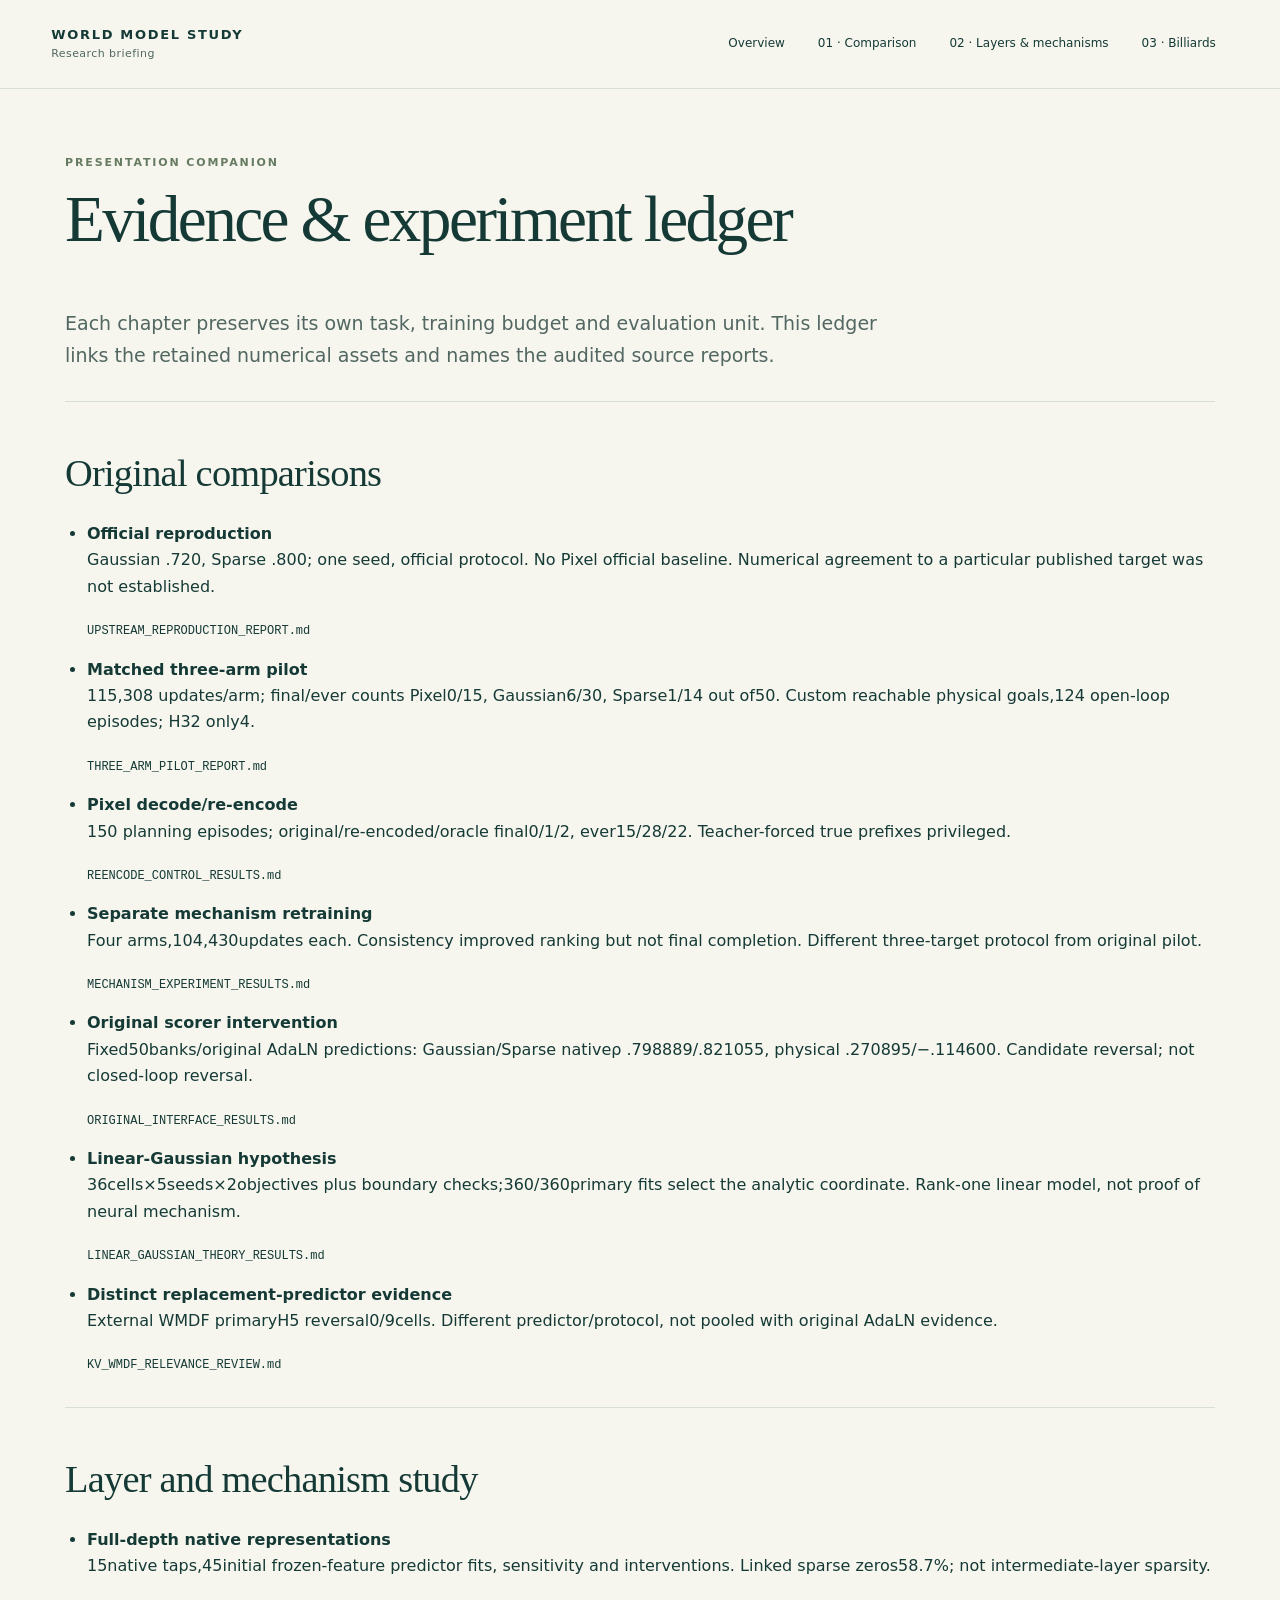
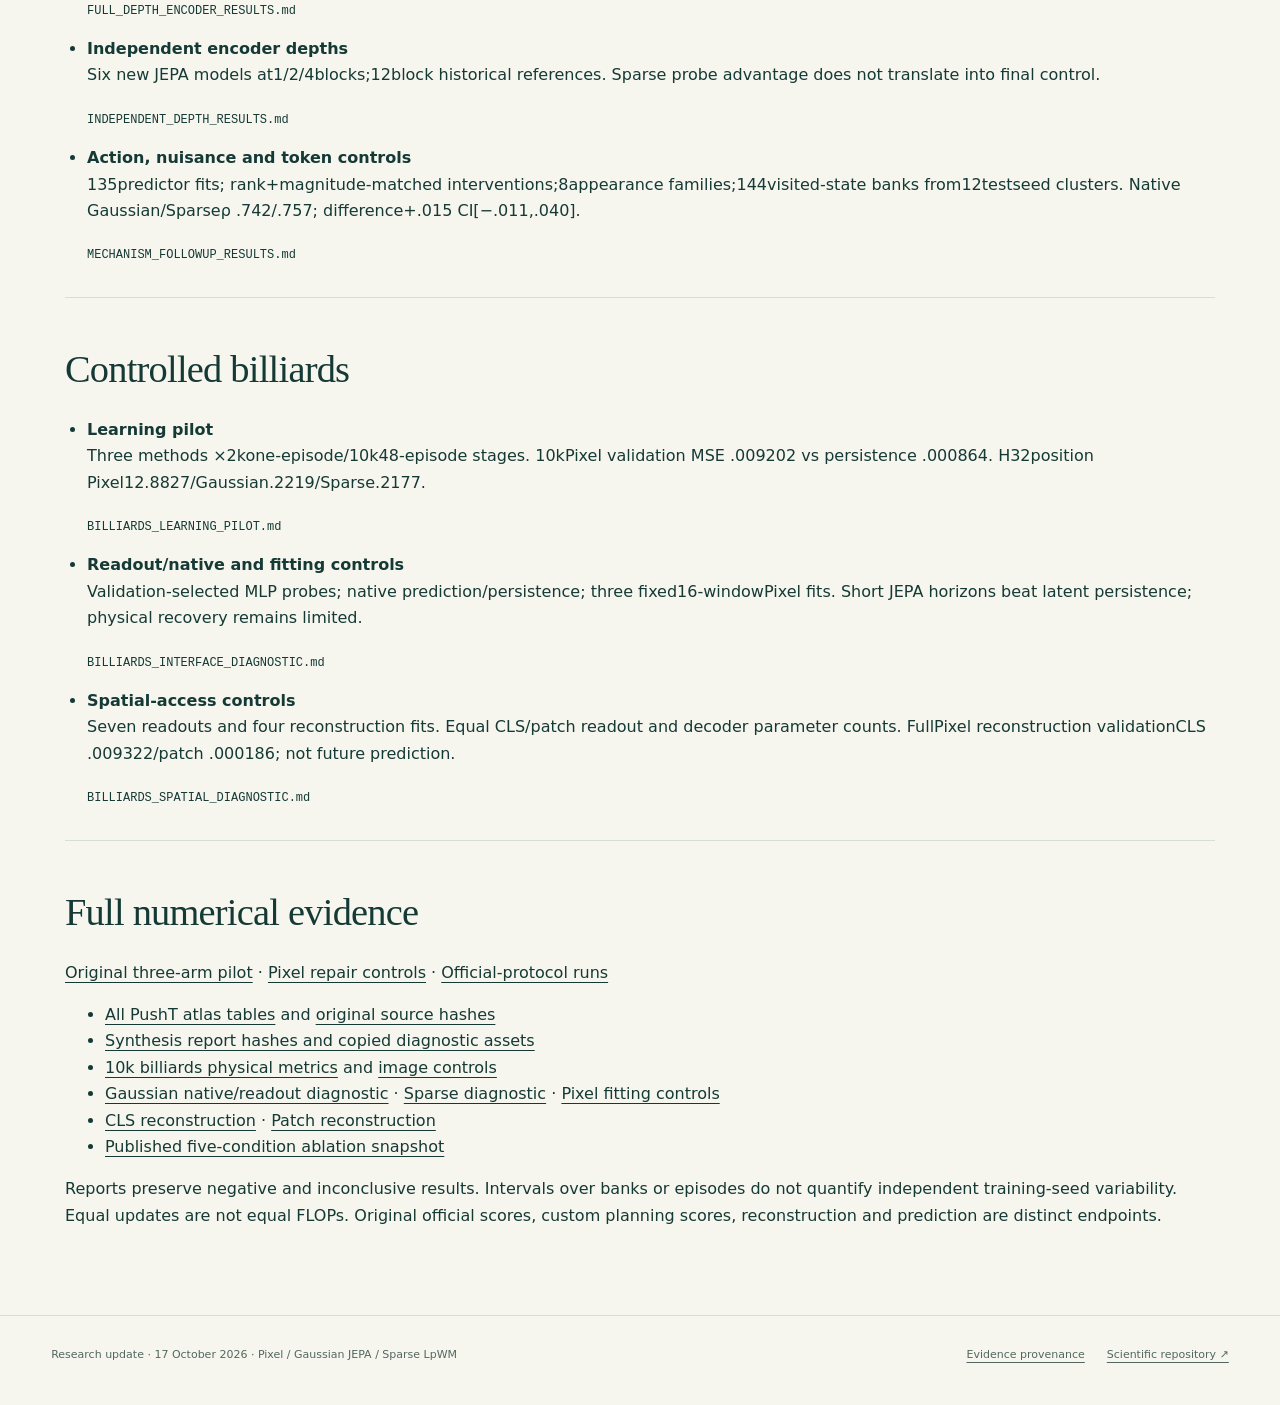
<file: evidence.html>
<!doctype html><html lang="en"><head><meta charset="utf-8"><meta name="viewport" content="width=device-width,initial-scale=1"><title>Evidence & experiment ledger</title><link rel="stylesheet" href="review.css"></head><body><header><a class="wordmark" href="index.html">WORLD MODEL STUDY<span>Research briefing</span></a><nav aria-label="Research chapters"><a data-page="index" href="index.html">Overview</a><a data-page="comparison" href="comparison.html">01 · Comparison</a><a data-page="layers" href="layers.html">02 · Layers & mechanisms</a><a data-page="billiards" href="billiards.html">03 · Billiards</a></nav></header><main><div class="hero"><p class="eyebrow">Presentation companion</p><h1>Evidence & experiment ledger</h1></div><p class="lead">Each chapter preserves its own task, training budget and evaluation unit. This ledger links the retained numerical assets and names the audited source reports.</p><section class="chapter-section" id="comparison"><h2>Original comparisons</h2><ul class="source-list"><li><strong>Official reproduction</strong><p>Gaussian .720, Sparse .800; one seed, official protocol. No Pixel official baseline. Numerical agreement to a particular published target was not established.</p><code>UPSTREAM_REPRODUCTION_REPORT.md</code></li><li><strong>Matched three-arm pilot</strong><p>115,308 updates/arm; final/ever counts Pixel0/15, Gaussian6/30, Sparse1/14 out of50. Custom reachable physical goals,124 open-loop episodes; H32 only4.</p><code>THREE_ARM_PILOT_REPORT.md</code></li><li><strong>Pixel decode/re-encode</strong><p>150 planning episodes; original/re-encoded/oracle final0/1/2, ever15/28/22. Teacher-forced true prefixes privileged.</p><code>REENCODE_CONTROL_RESULTS.md</code></li><li><strong>Separate mechanism retraining</strong><p>Four arms,104,430updates each. Consistency improved ranking but not final completion. Different three-target protocol from original pilot.</p><code>MECHANISM_EXPERIMENT_RESULTS.md</code></li><li><strong>Original scorer intervention</strong><p>Fixed50banks/original AdaLN predictions: Gaussian/Sparse nativeρ .798889/.821055, physical .270895/−.114600. Candidate reversal; not closed-loop reversal.</p><code>ORIGINAL_INTERFACE_RESULTS.md</code></li><li><strong>Linear-Gaussian hypothesis</strong><p>36cells×5seeds×2objectives plus boundary checks;360/360primary fits select the analytic coordinate. Rank-one linear model, not proof of neural mechanism.</p><code>LINEAR_GAUSSIAN_THEORY_RESULTS.md</code></li><li><strong>Distinct replacement-predictor evidence</strong><p>External WMDF primaryH5 reversal0/9cells. Different predictor/protocol, not pooled with original AdaLN evidence.</p><code>KV_WMDF_RELEVANCE_REVIEW.md</code></li></ul></section><section class="chapter-section" id="layers"><h2>Layer and mechanism study</h2><ul class="source-list"><li><strong>Full-depth native representations</strong><p>15native taps,45initial frozen-feature predictor fits, sensitivity and interventions. Linked sparse zeros58.7%; not intermediate-layer sparsity.</p><code>FULL_DEPTH_ENCODER_RESULTS.md</code></li><li><strong>Independent encoder depths</strong><p>Six new JEPA models at1/2/4blocks;12block historical references. Sparse probe advantage does not translate into final control.</p><code>INDEPENDENT_DEPTH_RESULTS.md</code></li><li><strong>Action, nuisance and token controls</strong><p>135predictor fits; rank+magnitude-matched interventions;8appearance families;144visited-state banks from12testseed clusters. Native Gaussian/Sparseρ .742/.757; difference+.015 CI[−.011,.040].</p><code>MECHANISM_FOLLOWUP_RESULTS.md</code></li></ul></section><section class="chapter-section" id="billiards"><h2>Controlled billiards</h2><ul class="source-list"><li><strong>Learning pilot</strong><p>Three methods ×2kone-episode/10k48-episode stages. 10kPixel validation MSE .009202 vs persistence .000864. H32position Pixel12.8827/Gaussian.2219/Sparse.2177.</p><code>BILLIARDS_LEARNING_PILOT.md</code></li><li><strong>Readout/native and fitting controls</strong><p>Validation-selected MLP probes; native prediction/persistence; three fixed16-windowPixel fits. Short JEPA horizons beat latent persistence; physical recovery remains limited.</p><code>BILLIARDS_INTERFACE_DIAGNOSTIC.md</code></li><li><strong>Spatial-access controls</strong><p>Seven readouts and four reconstruction fits. Equal CLS/patch readout and decoder parameter counts. FullPixel reconstruction validationCLS .009322/patch .000186; not future prediction.</p><code>BILLIARDS_SPATIAL_DIAGNOSTIC.md</code></li></ul></section><section class="chapter-section"><h2>Full numerical evidence</h2><p><a href="review-data/pilot-summary.json">Original three-arm pilot</a> · <a href="review-data/reencode-summary.json">Pixel repair controls</a> · <a href="review-data/upstream-reproduction.json">Official-protocol runs</a></p><ul><li><a href="pusht-data/explorer.json">All PushT atlas tables</a> and <a href="pusht-data/provenance.json">original source hashes</a></li><li><a href="review-data/provenance.json">Synthesis report hashes and copied diagnostic assets</a></li><li><a href="results/learning/metrics.json">10k billiards physical metrics</a> and <a href="results/learning/image-metrics.json">image controls</a></li><li><a href="review-data/interface-gaussian-metrics.json">Gaussian native/readout diagnostic</a> · <a href="review-data/interface-sparse-metrics.json">Sparse diagnostic</a> · <a href="review-data/interface-pixel-fit-metrics.json">Pixel fitting controls</a></li><li><a href="review-data/spatial-reconstruction_full_cls-metrics.json">CLS reconstruction</a> · <a href="review-data/spatial-reconstruction_full_patch-metrics.json">Patch reconstruction</a></li><li><a href="results/jepa-priority.json">Published five-condition ablation snapshot</a></li></ul><p>Reports preserve negative and inconclusive results. Intervals over banks or episodes do not quantify independent training-seed variability. Equal updates are not equal FLOPs. Original official scores, custom planning scores, reconstruction and prediction are distinct endpoints.</p></section></main><footer><p>Research update · 17 October 2026 · Pixel / Gaussian JEPA / Sparse LpWM</p><a href="review-data/provenance.json">Evidence provenance</a><a href="https://github.com/henry550xz/jepa-worldmodel-comparison">Scientific repository ↗</a></footer></body></html>
</file>
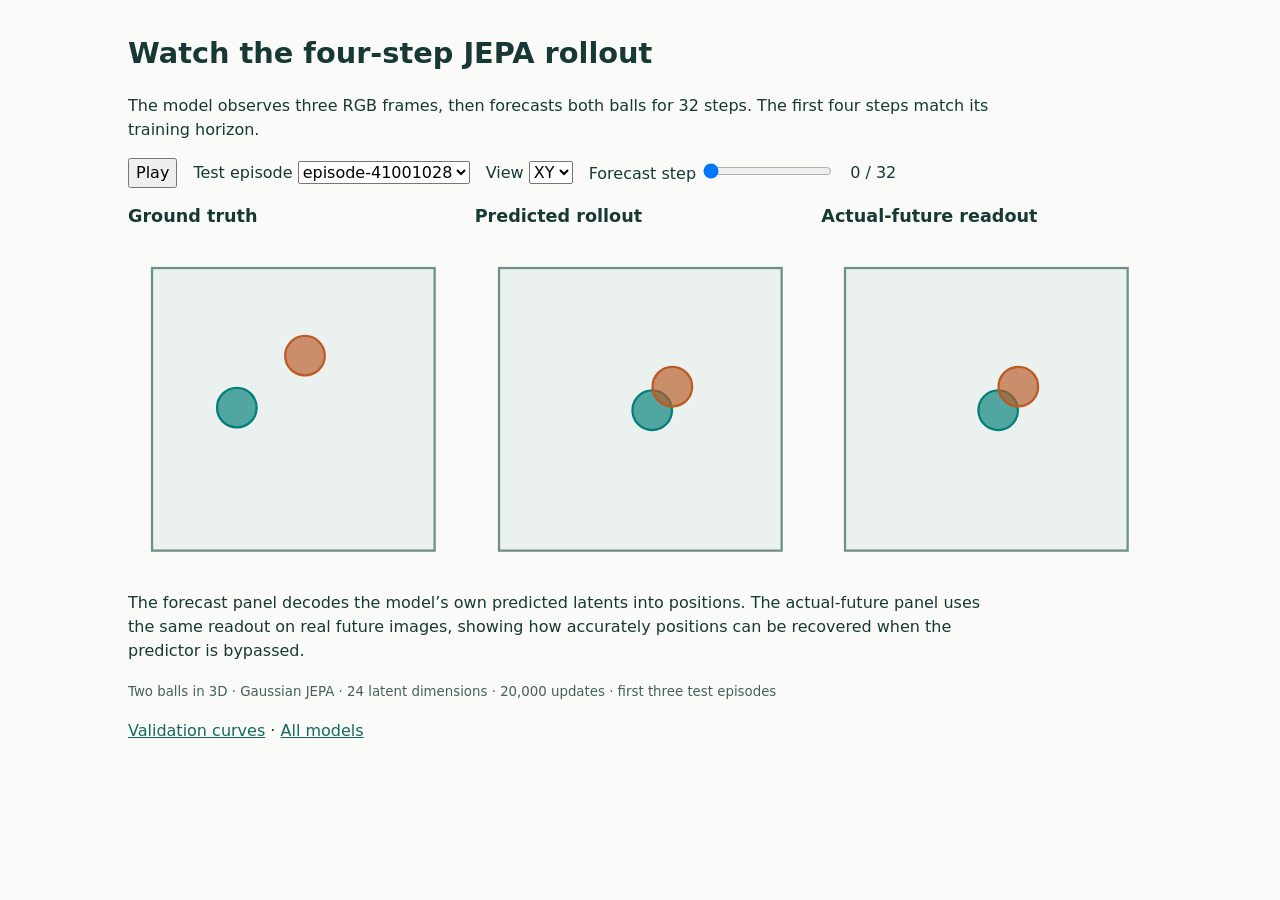
<file: four-step.html>
<!doctype html>
<html lang="en"><meta charset="utf-8"><meta name="viewport" content="width=device-width,initial-scale=1"><title>Four-step JEPA rollout</title>
<style>
:root{font:16px/1.5 system-ui,sans-serif;color:#173834;background:#fafbf8}main{max-width:1024px;margin:2rem auto;padding:0 1rem}h1{font-size:1.8rem}h2{font-size:1.1rem}button,select,input{font:inherit}nav{display:flex;gap:1rem;align-items:center;flex-wrap:wrap}.panels{display:grid;grid-template-columns:repeat(auto-fit,minmax(210px,1fr));gap:1rem}svg{width:100%;display:block}p{max-width:85ch}a{color:#14695e}small{color:#456159}
</style><main><h1>Watch the four-step JEPA rollout</h1>
<p>The model observes three RGB frames, then forecasts both balls for 32 steps. The first four steps match its training horizon.</p>
<nav><button id="play">Play</button><label>Test episode <select id="episode"></select></label><label>View <select id="axes"><option>XY</option><option>XZ</option><option>YZ</option></select></label><label>Forecast step <input id="step" type="range" min="0" max="32" value="0"></label><output id="time"></output></nav>
<div class="panels" id="panels"></div>
<p>The forecast panel decodes the model’s own predicted latents into positions. The actual-future panel uses the same readout on real future images, showing how accurately positions can be recovered when the predictor is bypassed.</p>
<small>Two balls in 3D · Gaussian JEPA · 24 latent dimensions · 20,000 updates · first three test episodes</small>
<p><a href="results/four-step/validation.png">Validation curves</a> · <a href="capacity.html">All models</a></p></main>
<script id="trajectories" type="application/json">{"checkpoint_sha256":"9303d7f9c77a62f8f09f9bfe914370b5999d8c0b237c66e5ceb7177edbb22e0f","episodes":[{"id":"episode-41001028","paths":{"truth":[[[0.300063,0.505977,0.5232],[0.541229,0.68981,0.352567]],[[0.309081,0.512852,0.516819],[0.53221,0.682936,0.358948]],[[0.3181,0.519726,0.510438],[0.523192,0.676061,0.365329]],[[0.327118,0.526601,0.504057],[0.514173,0.669187,0.37171]],[[0.336137,0.533475,0.497676],[0.505155,0.662312,0.378091]],[[0.345155,0.54035,0.491295],[0.496136,0.655438,0.384472]],[[0.354174,0.547224,0.484914],[0.487118,0.648563,0.390852]],[[0.363192,0.554099,0.478534],[0.478099,0.641689,0.397233]],[[0.372047,0.560848,0.472269],[0.469245,0.634939,0.403498]],[[0.363028,0.553974,0.478649],[0.478263,0.641814,0.397117]],[[0.35401,0.547099,0.48503],[0.487282,0.648688,0.390737]],[[0.344991,0.540225,0.491411],[0.4963,0.655563,0.384356]],[[0.335973,0.53335,0.497792],[0.505319,0.662437,0.377975]],[[0.326954,0.526476,0.504173],[0.514337,0.669312,0.371594]],[[0.317936,0.519601,0.510554],[0.523355,0.676186,0.365213]],[[0.308918,0.512727,0.516934],[0.532374,0.683061,0.358832]],[[0.299899,0.505852,0.523315],[0.541392,0.689935,0.352452]],[[0.290881,0.498978,0.529696],[0.550411,0.69681,0.346071]],[[0.281862,0.492103,0.536077],[0.559429,0.703684,0.33969]],[[0.272844,0.485229,0.542458],[0.568448,0.710559,0.333309]],[[0.263825,0.478354,0.548839],[0.577466,0.717433,0.326928]],[[0.254807,0.47148,0.55522],[0.586485,0.724308,0.320547]],[[0.245788,0.464605,0.5616],[0.595503,0.731182,0.314166]],[[0.23677,0.457731,0.567981],[0.604522,0.738057,0.307786]],[[0.227751,0.450856,0.574362],[0.61354,0.744931,0.301405]],[[0.218733,0.443982,0.580743],[0.622559,0.751806,0.295024]],[[0.209714,0.437107,0.587124],[0.631577,0.75868,0.288643]],[[0.200696,0.430233,0.593505],[0.640596,0.765555,0.282262]],[[0.191677,0.423358,0.599885],[0.649614,0.772429,0.275881]],[[0.182659,0.416484,0.606266],[0.658633,0.779304,0.269501]],[[0.17364,0.409609,0.612647],[0.667651,0.786178,0.26312]],[[0.164622,0.402735,0.619028],[0.67667,0.793053,0.256739]],[[0.155603,0.39586,0.625409],[0.685688,0.799927,0.250358]]],"forecast":[[[0.541985,0.496783,0.495921],[0.613247,0.580315,0.353215]],[[0.424152,0.622868,0.537994],[0.61313,0.531317,0.451075]],[[0.409271,0.608588,0.534101],[0.64505,0.53658,0.419993]],[[0.418852,0.577138,0.526598],[0.659287,0.561232,0.401072]],[[0.429316,0.551345,0.517081],[0.661556,0.572564,0.381952]],[[0.435551,0.531825,0.506664],[0.656986,0.574889,0.363419]],[[0.435952,0.520481,0.495776],[0.64797,0.571039,0.348814]],[[0.433011,0.516593,0.48452],[0.635933,0.56415,0.339927]],[[0.431442,0.516605,0.473067],[0.621766,0.557797,0.337459]],[[0.435011,0.515291,0.461943],[0.607024,0.556062,0.341764]],[[0.444777,0.507348,0.452073],[0.594317,0.563016,0.353233]],[[0.459674,0.489324,0.444535],[0.586188,0.581242,0.371802]],[[0.477971,0.461366,0.440306],[0.583362,0.610322,0.396104]],[[0.497667,0.427523,0.440405],[0.58392,0.646531,0.423054]],[[0.51591,0.393906,0.446196],[0.58416,0.684359,0.44856]],[[0.529237,0.365619,0.458915],[0.580616,0.719017,0.469406]],[[0.535046,0.344501,0.47855],[0.571773,0.748061,0.484856]],[[0.532879,0.329338,0.503576],[0.557968,0.770759,0.495903]],[[0.524784,0.317989,0.531926],[0.539491,0.786247,0.502746]],[[0.514755,0.309638,0.56163],[0.51521,0.792672,0.503498]],[[0.507283,0.306157,0.590154],[0.483567,0.787903,0.495631]],[[0.506091,0.3112,0.613748],[0.445056,0.770968,0.478636]],[[0.513533,0.326371,0.62842],[0.403612,0.743981,0.455538]],[[0.529767,0.348141,0.632237],[0.365276,0.713353,0.43196]],[[0.55201,0.369807,0.626782],[0.335062,0.687331,0.41314]],[[0.575602,0.386294,0.6162],[0.314633,0.6714,0.401196]],[[0.596332,0.396307,0.604677],[0.302754,0.666466,0.394884]],[[0.611839,0.400833,0.594575],[0.297443,0.670602,0.391529]],[[0.621391,0.401148,0.586456],[0.297573,0.681144,0.388847]],[[0.624859,0.397986,0.579989],[0.303149,0.695605,0.385712]],[[0.622215,0.391888,0.574757],[0.314621,0.71152,0.38199]],[[0.613666,0.38367,0.570577],[0.331984,0.726269,0.378089]],[[0.599986,0.374469,0.567525],[0.354227,0.737401,0.374559]]],"observed":[[[0.541985,0.496783,0.495921],[0.613247,0.580315,0.353215]],[[0.542241,0.499339,0.505726],[0.630282,0.569765,0.329541]],[[0.452131,0.45421,0.498326],[0.624204,0.574914,0.383802]],[[0.389187,0.419442,0.477557],[0.572971,0.513304,0.418409]],[[0.386038,0.4695,0.463465],[0.501501,0.43699,0.376569]],[[0.479679,0.467018,0.4644],[0.372779,0.391425,0.355792]],[[0.467371,0.466752,0.458048],[0.330635,0.361075,0.360702]],[[0.477792,0.458692,0.45271],[0.291305,0.35758,0.354246]],[[0.484025,0.389161,0.449519],[0.29135,0.42724,0.375231]],[[0.472118,0.453176,0.486686],[0.363364,0.400984,0.398887]],[[0.399411,0.461453,0.485658],[0.444893,0.426988,0.32883]],[[0.378765,0.435159,0.490902],[0.48677,0.460059,0.346009]],[[0.349531,0.405492,0.491496],[0.525979,0.488534,0.36228]],[[0.365974,0.445609,0.492241],[0.505747,0.512435,0.348467]],[[0.321818,0.462626,0.49919],[0.535794,0.520852,0.352807]],[[0.353873,0.465016,0.506568],[0.54915,0.554791,0.337528]],[[0.373448,0.475048,0.522005],[0.538667,0.572672,0.348123]],[[0.400856,0.46335,0.534227],[0.50529,0.592552,0.366974]],[[0.461213,0.452426,0.533866],[0.430069,0.585699,0.370355]],[[0.514967,0.448766,0.540575],[0.374748,0.600601,0.388136]],[[0.493433,0.511898,0.544152],[0.337489,0.53766,0.37254]],[[0.501453,0.507972,0.550484],[0.32436,0.512183,0.381306]],[[0.483206,0.525745,0.559842],[0.355456,0.499173,0.352153]],[[0.447858,0.552096,0.563912],[0.394757,0.464321,0.305385]],[[0.469945,0.506383,0.564233],[0.401285,0.445011,0.286321]],[[0.46068,0.520443,0.576842],[0.441078,0.45572,0.273548]],[[0.466373,0.505355,0.57358],[0.463311,0.440503,0.247991]],[[0.44186,0.46714,0.587258],[0.448796,0.486179,0.287461]],[[0.455884,0.44185,0.595761],[0.465432,0.557436,0.367398]],[[0.490753,0.44929,0.580057],[0.472896,0.50292,0.33155]],[[0.554696,0.473911,0.632276],[0.42905,0.524222,0.327142]],[[0.476787,0.457342,0.619893],[0.459617,0.593191,0.407356]],[[0.462017,0.44391,0.663436],[0.519868,0.610377,0.277969]]]}},{"id":"episode-41001029","paths":{"truth":[[[0.663932,0.608147,0.491512],[0.412938,0.425227,0.312205]],[[0.6526,0.604617,0.484274],[0.42427,0.428757,0.319443]],[[0.641269,0.601088,0.477036],[0.435602,0.432287,0.326681]],[[0.629937,0.597558,0.469799],[0.446933,0.435816,0.333918]],[[0.618606,0.594029,0.462561],[0.458265,0.439346,0.341156]],[[0.607274,0.590499,0.455324],[0.469596,0.442875,0.348393]],[[0.595943,0.586969,0.448086],[0.480928,0.446405,0.355631]],[[0.584611,0.58344,0.440849],[0.492259,0.449935,0.362868]],[[0.57328,0.57991,0.433611],[0.503591,0.453464,0.370106]],[[0.562902,0.578671,0.427344],[0.513968,0.454704,0.376373]],[[0.558537,0.591868,0.427197],[0.518333,0.441506,0.37652]],[[0.554173,0.605066,0.427049],[0.522697,0.428309,0.376668]],[[0.549808,0.618263,0.426901],[0.527062,0.415111,0.376816]],[[0.545444,0.631461,0.426754],[0.531426,0.401914,0.376963]],[[0.541079,0.644658,0.426606],[0.535791,0.388716,0.377111]],[[0.536715,0.657855,0.426458],[0.540155,0.375519,0.377259]],[[0.53235,0.671053,0.42631],[0.54452,0.362321,0.377407]],[[0.527986,0.68425,0.426163],[0.548885,0.349124,0.377554]],[[0.523621,0.697448,0.426015],[0.553249,0.335927,0.377702]],[[0.519257,0.710645,0.425867],[0.557614,0.322729,0.37785]],[[0.514892,0.723843,0.42572],[0.561978,0.309532,0.377997]],[[0.510528,0.73704,0.425572],[0.566343,0.296334,0.378145]],[[0.506163,0.750238,0.425424],[0.570707,0.283137,0.378293]],[[0.501799,0.763435,0.425276],[0.575072,0.269939,0.378441]],[[0.497434,0.776633,0.425129],[0.579436,0.256742,0.378588]],[[0.49307,0.78983,0.424981],[0.583801,0.243544,0.378736]],[[0.488705,0.803028,0.424833],[0.588165,0.230347,0.378884]],[[0.484341,0.816225,0.424686],[0.59253,0.217149,0.379031]],[[0.479976,0.829423,0.424538],[0.596894,0.203952,0.379179]],[[0.475612,0.84262,0.42439],[0.601259,0.190754,0.379327]],[[0.471247,0.855817,0.424243],[0.605623,0.177557,0.379474]],[[0.466883,0.869015,0.424095],[0.609988,0.164359,0.379622]],[[0.462518,0.882212,0.423947],[0.614352,0.151162,0.37977]]],"forecast":[[[0.507164,0.450187,0.470334],[0.576519,0.529123,0.32735]],[[0.444246,0.538245,0.488311],[0.665556,0.587659,0.418728]],[[0.425879,0.549442,0.485827],[0.66223,0.568762,0.394046]],[[0.406362,0.551447,0.471987],[0.65625,0.559198,0.393545]],[[0.39469,0.557948,0.457768],[0.646397,0.548589,0.399642]],[[0.395079,0.558697,0.444938],[0.634557,0.544352,0.411317]],[[0.406293,0.547501,0.434446],[0.625439,0.552374,0.428984]],[[0.424758,0.522915,0.426738],[0.622156,0.573842,0.45179]],[[0.446736,0.487812,0.422004],[0.624672,0.606048,0.477609]],[[0.468752,0.447771,0.420873],[0.629946,0.643829,0.503147]],[[0.487586,0.408593,0.424505],[0.6337,0.681588,0.524869]],[[0.50097,0.374282,0.433702],[0.632395,0.715001,0.540286]],[[0.508327,0.346377,0.448011],[0.624189,0.741562,0.548504]],[[0.510852,0.324761,0.465783],[0.608502,0.759985,0.549536]],[[0.51111,0.309113,0.484924],[0.585062,0.769399,0.543356]],[[0.512433,0.299944,0.503499],[0.553619,0.769154,0.529715]],[[0.518218,0.298495,0.520024],[0.514589,0.75911,0.508712]],[[0.531035,0.305483,0.533537],[0.470016,0.740227,0.481572]],[[0.551616,0.319517,0.54352],[0.423852,0.715276,0.451125]],[[0.578181,0.336855,0.549763],[0.381157,0.68887,0.421427]],[[0.60694,0.352872,0.552452],[0.346468,0.666112,0.396363]],[[0.633607,0.363935,0.552352],[0.322473,0.650725,0.378147]],[[0.654851,0.368288,0.550652],[0.309733,0.644155,0.366856]],[[0.66886,0.365779,0.548539],[0.307449,0.645992,0.361147]],[[0.675162,0.357241,0.546923],[0.314283,0.654743,0.359241]],[[0.674064,0.343925,0.546355],[0.328873,0.668516,0.359627]],[[0.666312,0.327279,0.547141],[0.349817,0.685243,0.361252]],[[0.652894,0.308883,0.549406],[0.375526,0.702822,0.363481]],[[0.635048,0.290319,0.553194],[0.404119,0.719269,0.365942]],[[0.614227,0.273029,0.55852],[0.4335,0.732944,0.368424]],[[0.592023,0.258113,0.565426],[0.461607,0.74276,0.370752]],[[0.56999,0.246236,0.573992],[0.486702,0.748318,0.372801]],[[0.549478,0.237643,0.584347],[0.507574,0.749806,0.374424]]],"observed":[[[0.507164,0.450187,0.470334],[0.576519,0.529123,0.32735]],[[0.432762,0.457802,0.463186],[0.573851,0.496733,0.353164]],[[0.401071,0.486402,0.447204],[0.535635,0.461897,0.375701]],[[0.394844,0.525835,0.435542],[0.511854,0.458137,0.401564]],[[0.352253,0.561238,0.434511],[0.513365,0.449943,0.445086]],[[0.384774,0.528862,0.444167],[0.50587,0.466627,0.467477]],[[0.402286,0.512385,0.414213],[0.435546,0.419442,0.424473]],[[0.391683,0.53496,0.42385],[0.358575,0.368286,0.349134]],[[0.486908,0.493966,0.443593],[0.337772,0.426173,0.377485]],[[0.473259,0.669902,0.45282],[0.356851,0.271314,0.240053]],[[0.551639,0.581893,0.467381],[0.407268,0.45899,0.386957]],[[0.474055,0.666604,0.446367],[0.489093,0.387975,0.30482]],[[0.450339,0.600489,0.444276],[0.514365,0.46944,0.337143]],[[0.43576,0.575333,0.445584],[0.518476,0.466793,0.320138]],[[0.421883,0.593256,0.453301],[0.512032,0.425282,0.30722]],[[0.404908,0.541265,0.44921],[0.496254,0.448014,0.348347]],[[0.414815,0.539155,0.428397],[0.514578,0.443699,0.36015]],[[0.414885,0.571635,0.425626],[0.51694,0.385598,0.340109]],[[0.433979,0.591869,0.425782],[0.50652,0.362415,0.327872]],[[0.448876,0.648723,0.445831],[0.469246,0.311044,0.283608]],[[0.39058,0.599582,0.457458],[0.461507,0.339927,0.300714]],[[0.405654,0.672571,0.43461],[0.500193,0.234179,0.294079]],[[0.360089,0.547207,0.447321],[0.457703,0.323616,0.314322]],[[0.365194,0.664928,0.432683],[0.590662,0.210872,0.335283]],[[0.35576,0.562039,0.456471],[0.5001,0.327439,0.333059]],[[0.412621,0.786503,0.452566],[0.474653,0.166814,0.311997]],[[0.460076,0.838579,0.466662],[0.399198,0.221427,0.266733]],[[0.471239,0.757343,0.46337],[0.357101,0.314216,0.290005]],[[0.479876,0.745054,0.473293],[0.411744,0.294108,0.326116]],[[0.446431,0.640158,0.465517],[0.411364,0.373556,0.385132]],[[0.4524,0.580644,0.433608],[0.461917,0.399656,0.383926]],[[0.459456,0.560481,0.415302],[0.489457,0.432173,0.382261]],[[0.461855,0.579072,0.438741],[0.484713,0.448276,0.361801]]]}},{"id":"episode-41001030","paths":{"truth":[[[0.122,0.2532,0.2524],[0.615784,0.632919,0.857474]],[[0.108,0.2548,0.2536],[0.615755,0.648483,0.863824]],[[0.094,0.2564,0.2548],[0.615726,0.664047,0.870173]],[[0.08,0.258,0.256],[0.615697,0.679612,0.876523]],[[0.074,0.2596,0.2572],[0.615669,0.695176,0.882873]],[[0.088,0.2612,0.2584],[0.61564,0.71074,0.889222]],[[0.102,0.2628,0.2596],[0.615611,0.726304,0.895572]],[[0.116,0.2644,0.2608],[0.615582,0.741869,0.901922]],[[0.13,0.266,0.262],[0.615554,0.757433,0.908271]],[[0.144,0.2676,0.2632],[0.615525,0.772997,0.914621]],[[0.158,0.2692,0.2644],[0.615496,0.788562,0.92097]],[[0.172,0.2708,0.2656],[0.615467,0.804126,0.92732]],[[0.186,0.2724,0.2668],[0.615439,0.81969,0.92633]],[[0.2,0.274,0.268],[0.61541,0.835255,0.919981]],[[0.214,0.2756,0.2692],[0.615381,0.850819,0.913631]],[[0.228,0.2772,0.2704],[0.615352,0.866383,0.907281]],[[0.242,0.2788,0.2716],[0.615324,0.881948,0.900932]],[[0.256,0.2804,0.2728],[0.615295,0.897512,0.894582]],[[0.27,0.282,0.274],[0.615266,0.913076,0.888232]],[[0.284,0.2836,0.2752],[0.615237,0.928641,0.881883]],[[0.298,0.2852,0.2764],[0.615209,0.915795,0.875533]],[[0.312,0.2868,0.2776],[0.61518,0.900231,0.869183]],[[0.326,0.2884,0.2788],[0.615151,0.884666,0.862834]],[[0.34,0.29,0.28],[0.615122,0.869102,0.856484]],[[0.354,0.2916,0.2812],[0.615093,0.853538,0.850134]],[[0.368,0.2932,0.2824],[0.615065,0.837973,0.843785]],[[0.382,0.2948,0.2836],[0.615036,0.822409,0.837435]],[[0.396,0.2964,0.2848],[0.615007,0.806845,0.831085]],[[0.41,0.298,0.286],[0.614978,0.79128,0.824736]],[[0.424,0.2996,0.2872],[0.61495,0.775716,0.818386]],[[0.438,0.3012,0.2884],[0.614921,0.760152,0.812036]],[[0.452,0.3028,0.2896],[0.614892,0.744587,0.805687]],[[0.466,0.3044,0.2908],[0.614863,0.729023,0.799337]]],"forecast":[[[0.119414,0.262595,0.255626],[0.467931,0.524252,0.499709]],[[0.31299,0.27645,0.360757],[0.512627,0.538027,0.409337]],[[0.214974,0.411407,0.403172],[0.452324,0.590115,0.451843]],[[0.171716,0.408271,0.378291],[0.453006,0.558979,0.460976]],[[0.13955,0.365518,0.343026],[0.459998,0.553092,0.489893]],[[0.124651,0.329041,0.312582],[0.465003,0.54578,0.497401]],[[0.122777,0.313573,0.288138],[0.463632,0.522282,0.490824]],[[0.129046,0.31301,0.268711],[0.456641,0.49094,0.482403]],[[0.135242,0.31642,0.252876],[0.451186,0.465547,0.481293]],[[0.136447,0.3155,0.240642],[0.45254,0.453208,0.490138]],[[0.133576,0.307276,0.234848],[0.460973,0.453686,0.50522]],[[0.1311,0.292902,0.237977],[0.472991,0.463722,0.520545]],[[0.133224,0.275482,0.248558],[0.484548,0.479622,0.531547]],[[0.141687,0.258087,0.262259],[0.493406,0.498051,0.536286]],[[0.155613,0.242703,0.275211],[0.499298,0.516325,0.534816]],[[0.172831,0.230187,0.285478],[0.502863,0.532538,0.528187]],[[0.191349,0.220652,0.292704],[0.50473,0.545561,0.517794]],[[0.210118,0.21385,0.297322],[0.505235,0.555012,0.505078]],[[0.229007,0.209423,0.300054],[0.504498,0.561077,0.491356]],[[0.248379,0.20702,0.301691],[0.502583,0.564185,0.477688]],[[0.268606,0.206334,0.302983],[0.499663,0.564751,0.464823]],[[0.28978,0.207168,0.304537],[0.496046,0.562958,0.453184]],[[0.311634,0.209452,0.306697],[0.492172,0.558799,0.442976]],[[0.333574,0.213278,0.309418],[0.488542,0.552169,0.434278]],[[0.354822,0.218858,0.312185],[0.485622,0.543032,0.42709]],[[0.374631,0.226425,0.314074],[0.483738,0.531601,0.421236]],[[0.392547,0.236128,0.314017],[0.482932,0.518482,0.416267]],[[0.408696,0.247815,0.311286],[0.482924,0.504851,0.41125]],[[0.42387,0.260901,0.305934],[0.483126,0.492514,0.404858]],[[0.439223,0.274291,0.298873],[0.482811,0.483812,0.39591]],[[0.455602,0.286475,0.291534],[0.481351,0.481166,0.384242]],[[0.472991,0.295986,0.28542],[0.478346,0.486178,0.371259]],[[0.490574,0.302034,0.281841],[0.473683,0.498785,0.359578]]],"observed":[[[0.119414,0.262595,0.255626],[0.467931,0.524252,0.499709]],[[0.064683,0.253781,0.231735],[0.453114,0.488109,0.510404]],[[0.07541,0.256239,0.261698],[0.458372,0.503348,0.520032]],[[0.077249,0.258833,0.249666],[0.454949,0.492322,0.516908]],[[0.088343,0.29503,0.256855],[0.458804,0.475962,0.478638]],[[0.081887,0.246359,0.238356],[0.514191,0.475096,0.546907]],[[0.117937,0.280762,0.260387],[0.464035,0.490757,0.529086]],[[0.11779,0.256146,0.267063],[0.473823,0.494605,0.49593]],[[0.118375,0.260734,0.266822],[0.464432,0.501762,0.506618]],[[0.164801,0.2604,0.266128],[0.426542,0.471645,0.480618]],[[0.163594,0.266163,0.264356],[0.431719,0.478154,0.488265]],[[0.177601,0.276818,0.274271],[0.42107,0.444566,0.454378]],[[0.181043,0.283398,0.272763],[0.458419,0.448145,0.480296]],[[0.185922,0.263215,0.263256],[0.491298,0.506775,0.519203]],[[0.210603,0.267798,0.273449],[0.491629,0.488714,0.49296]],[[0.240564,0.283805,0.276853],[0.474006,0.474105,0.455598]],[[0.252352,0.301319,0.28075],[0.444571,0.472258,0.506667]],[[0.264782,0.292672,0.272377],[0.447902,0.499018,0.502978]],[[0.266043,0.298627,0.269266],[0.458219,0.509238,0.519046]],[[0.289564,0.284209,0.27903],[0.459745,0.512368,0.526494]],[[0.316481,0.279884,0.282954],[0.451724,0.482564,0.439236]],[[0.321785,0.271927,0.279217],[0.459333,0.518421,0.507204]],[[0.349537,0.280968,0.282038],[0.428977,0.50881,0.533122]],[[0.347625,0.267577,0.295039],[0.462382,0.505057,0.504836]],[[0.348516,0.268875,0.291049],[0.460006,0.548592,0.527951]],[[0.370028,0.297231,0.270486],[0.441161,0.542178,0.511784]],[[0.395962,0.281253,0.297061],[0.464856,0.536126,0.476661]],[[0.385373,0.273567,0.281515],[0.462911,0.530467,0.521824]],[[0.401689,0.273916,0.279591],[0.487999,0.548945,0.50626]],[[0.41551,0.295837,0.287929],[0.486265,0.560681,0.529271]],[[0.442356,0.289759,0.293256],[0.495767,0.560052,0.502811]],[[0.461137,0.297618,0.294262],[0.495688,0.559248,0.514243]],[[0.473018,0.291131,0.290992],[0.488821,0.547679,0.49628]]]}}]}</script>
<script>
const episodes=JSON.parse(document.getElementById('trajectories').textContent).episodes;
const el=id=>document.getElementById(id), ns='http://www.w3.org/2000/svg';
const panels={truth:'Ground truth',forecast:'Predicted rollout',observed:'Actual-future readout'};
const colors=['#007f79','#bc5a24'];
for(const episode of episodes) el('episode').add(new Option(episode.id));
function shape(svg,tag,attrs){
 const node=document.createElementNS(ns,tag);
 for(const [k,v] of Object.entries(attrs))node.setAttribute(k,v);
 svg.append(node);return node;
}
for(const [key,label] of Object.entries(panels)){
 const article=document.createElement('article'),title=document.createElement('h2');
 title.textContent=label;article.append(title);
 const svg=document.createElementNS(ns,'svg');svg.id=key;svg.setAttribute('aria-label',label);svg.setAttribute('role','img');
 article.append(svg);el('panels').append(article);
}
function draw(){
 const ep=episodes[el('episode').selectedIndex], h=Number(el('step').value);
 const axes=[...el('axes').value].map(c=>'XYZ'.indexOf(c));
 // Use a common viewing area across panels, including out-of-box predictions.
 const coordinates=Object.values(ep.paths).flat(2).flatMap(p=>axes.map(a=>p[a]));
 const lo=Math.min(0,...coordinates)-.085,hi=Math.max(1,...coordinates)+.085;
 for(const key of Object.keys(panels)){
  const svg=el(key);svg.replaceChildren();svg.setAttribute('viewBox',[lo,1-hi,hi-lo,hi-lo].join(' '));
  shape(svg,'rect',{x:0,y:0,width:1,height:1,fill:'#eaf1ef',stroke:'#708e88','stroke-width':.008});
  for(let ball=0;ball<2;ball++){
   const trail=ep.paths[key].slice(0,h+1).map(frame=>[frame[ball][axes[0]],1-frame[ball][axes[1]]]);
   shape(svg,'polyline',{points:trail.map(p=>p.join(',')).join(' '),fill:'none',stroke:colors[ball],'stroke-width':.012});
   const [cx,cy]=trail[h];shape(svg,'circle',{cx,cy,r:.07,fill:colors[ball],'fill-opacity':.65,stroke:colors[ball],'stroke-width':.008});
  }
 }
 el('time').textContent=h+' / 32';
}
let timer;
function stop(){clearInterval(timer);timer=undefined;el('play').textContent='Play';}
el('play').onclick=()=>{
 if(timer){stop();return;}
 if(+el('step').value===32)el('step').value=0;
 draw();el('play').textContent='Pause';timer=setInterval(()=>{el('step').value=+el('step').value+1;draw();if(+el('step').value===32)stop();},150);
};
el('step').oninput=()=>{stop();draw();};el('axes').onchange=draw;
el('episode').onchange=()=>{stop();el('step').value=0;draw();};draw();
</script></html>
</file>
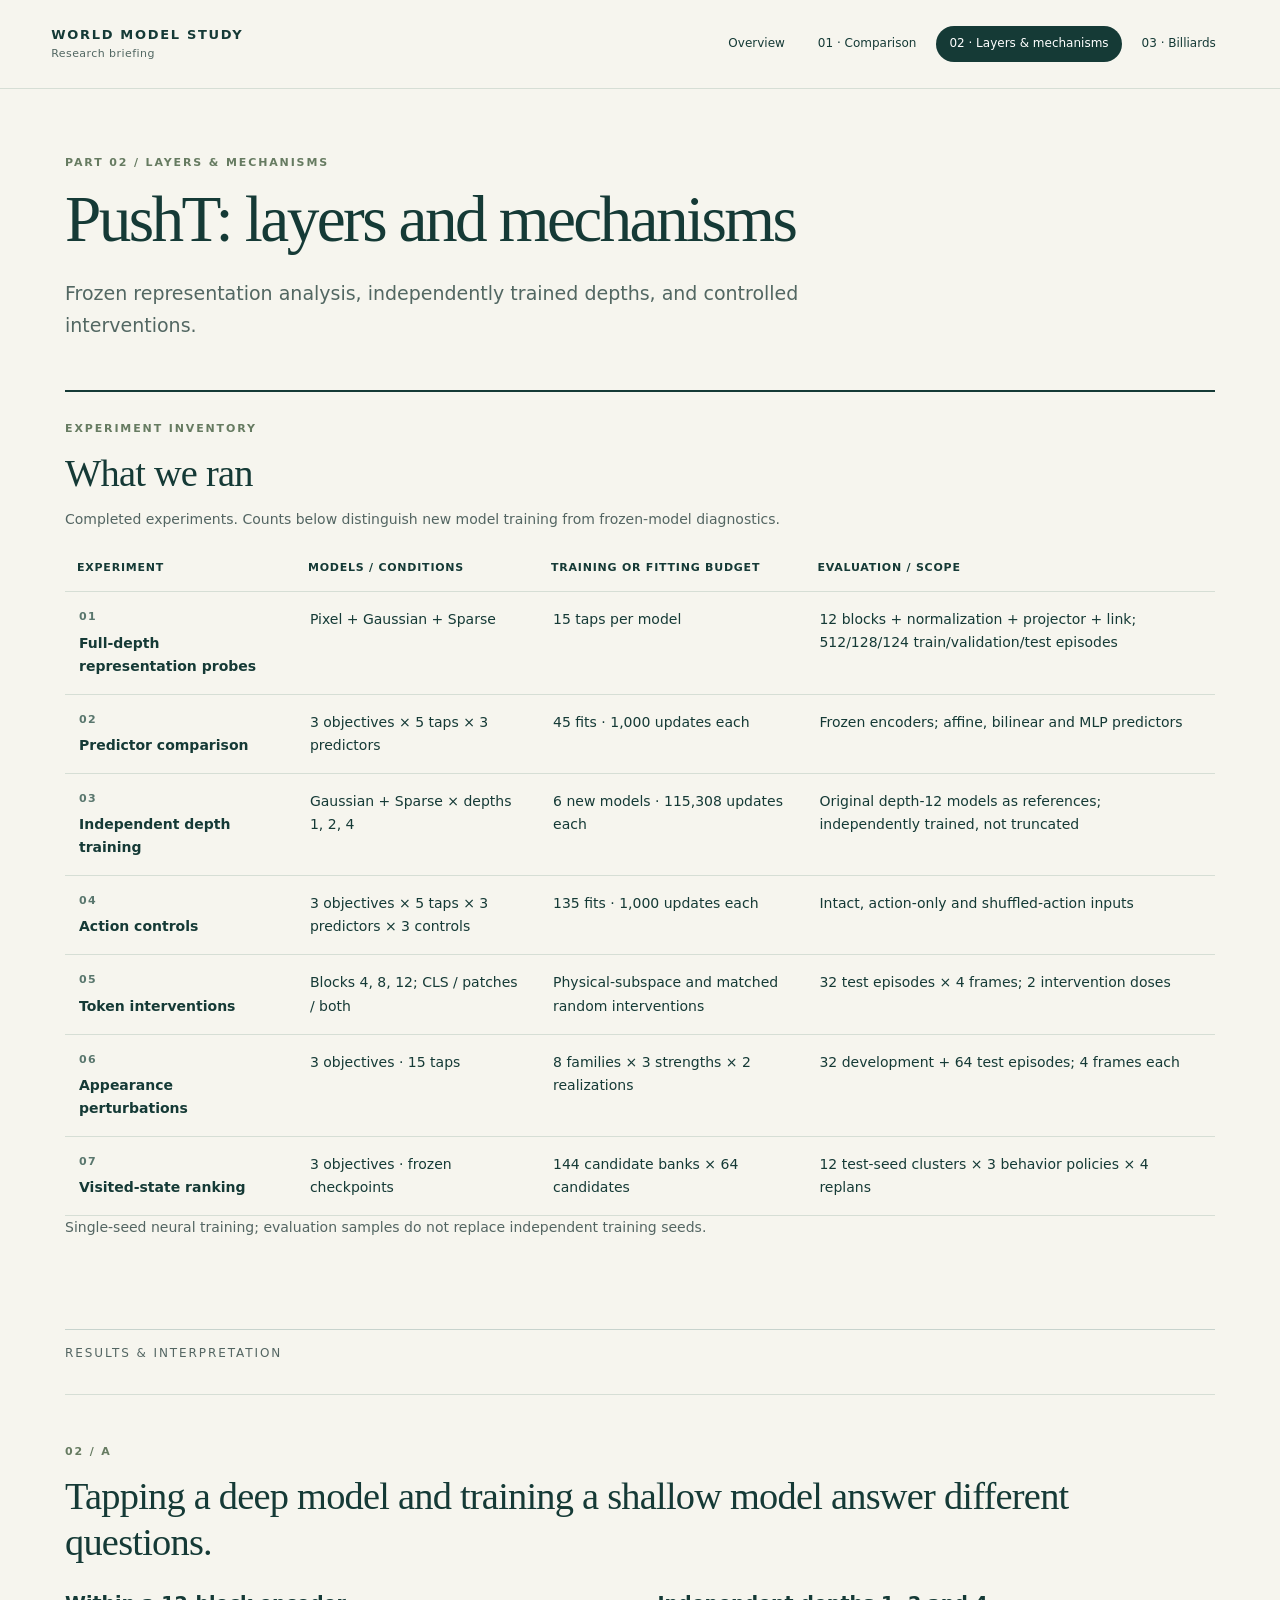
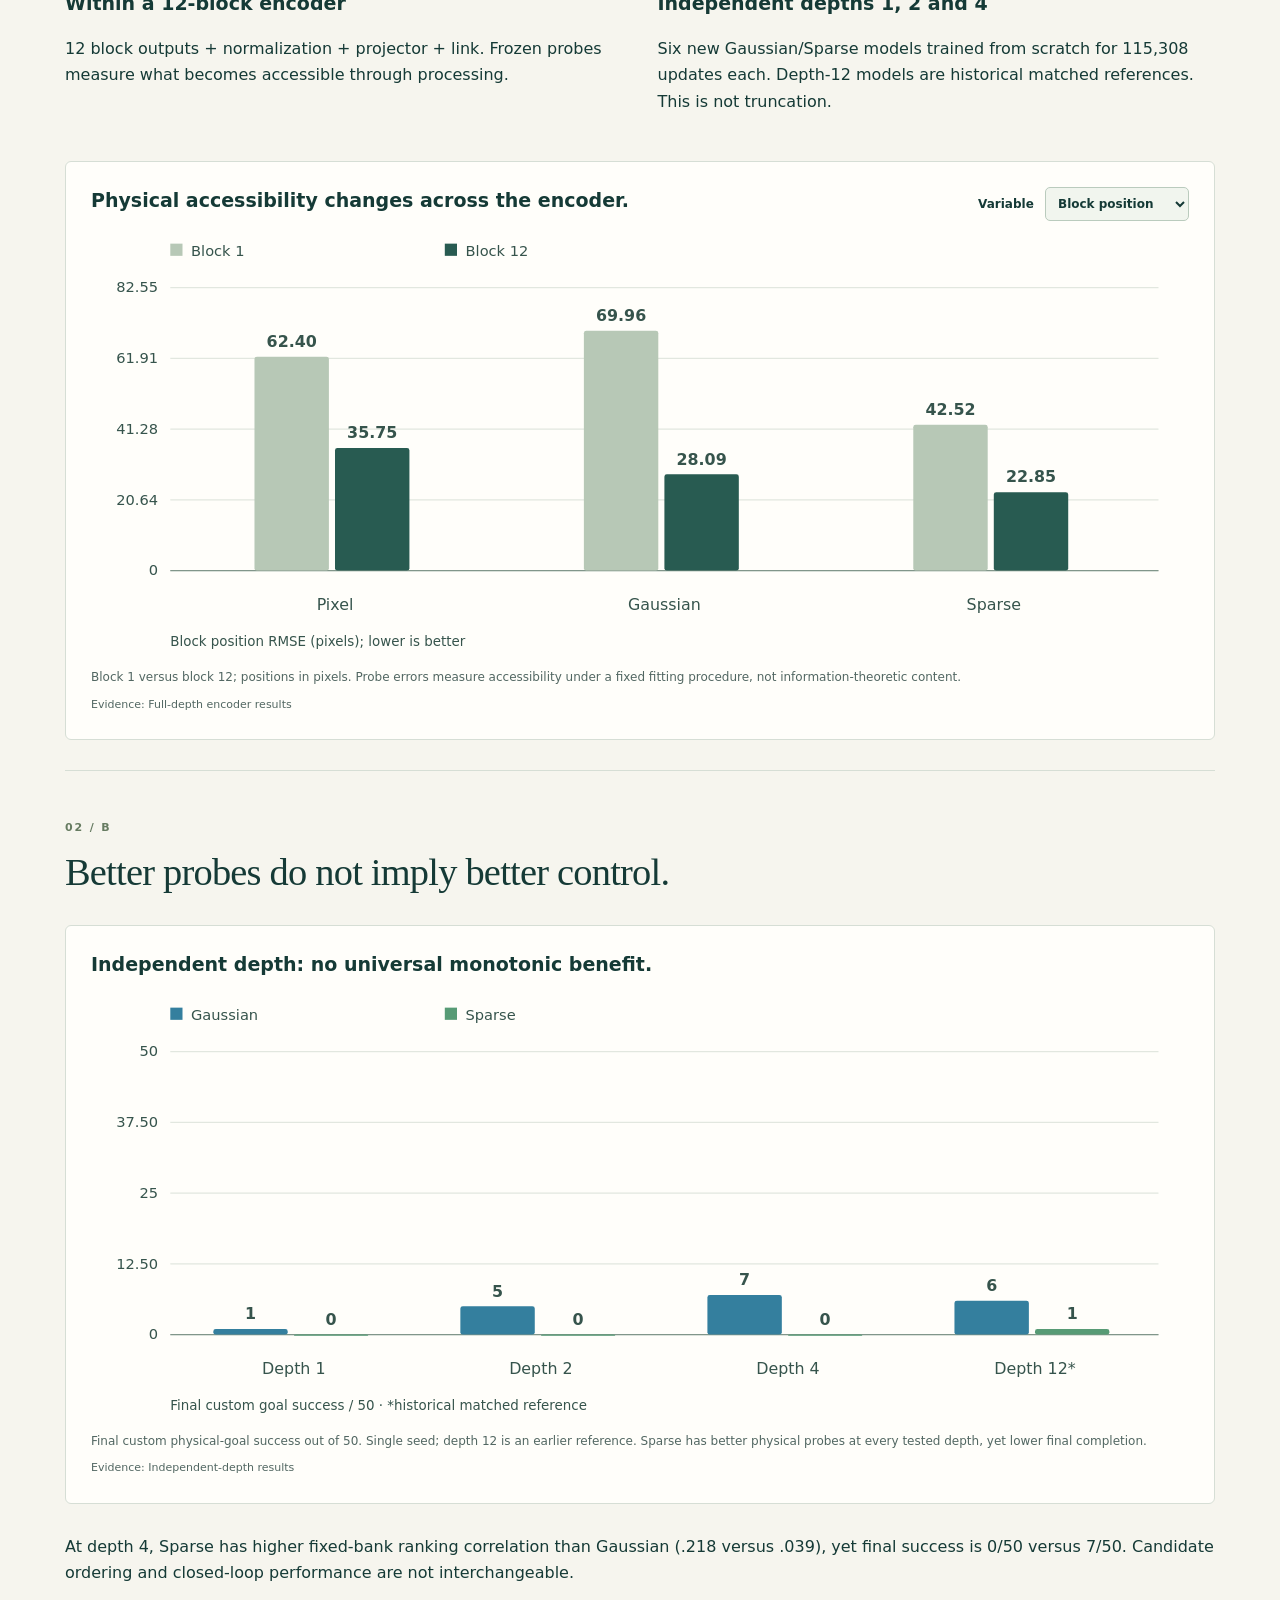
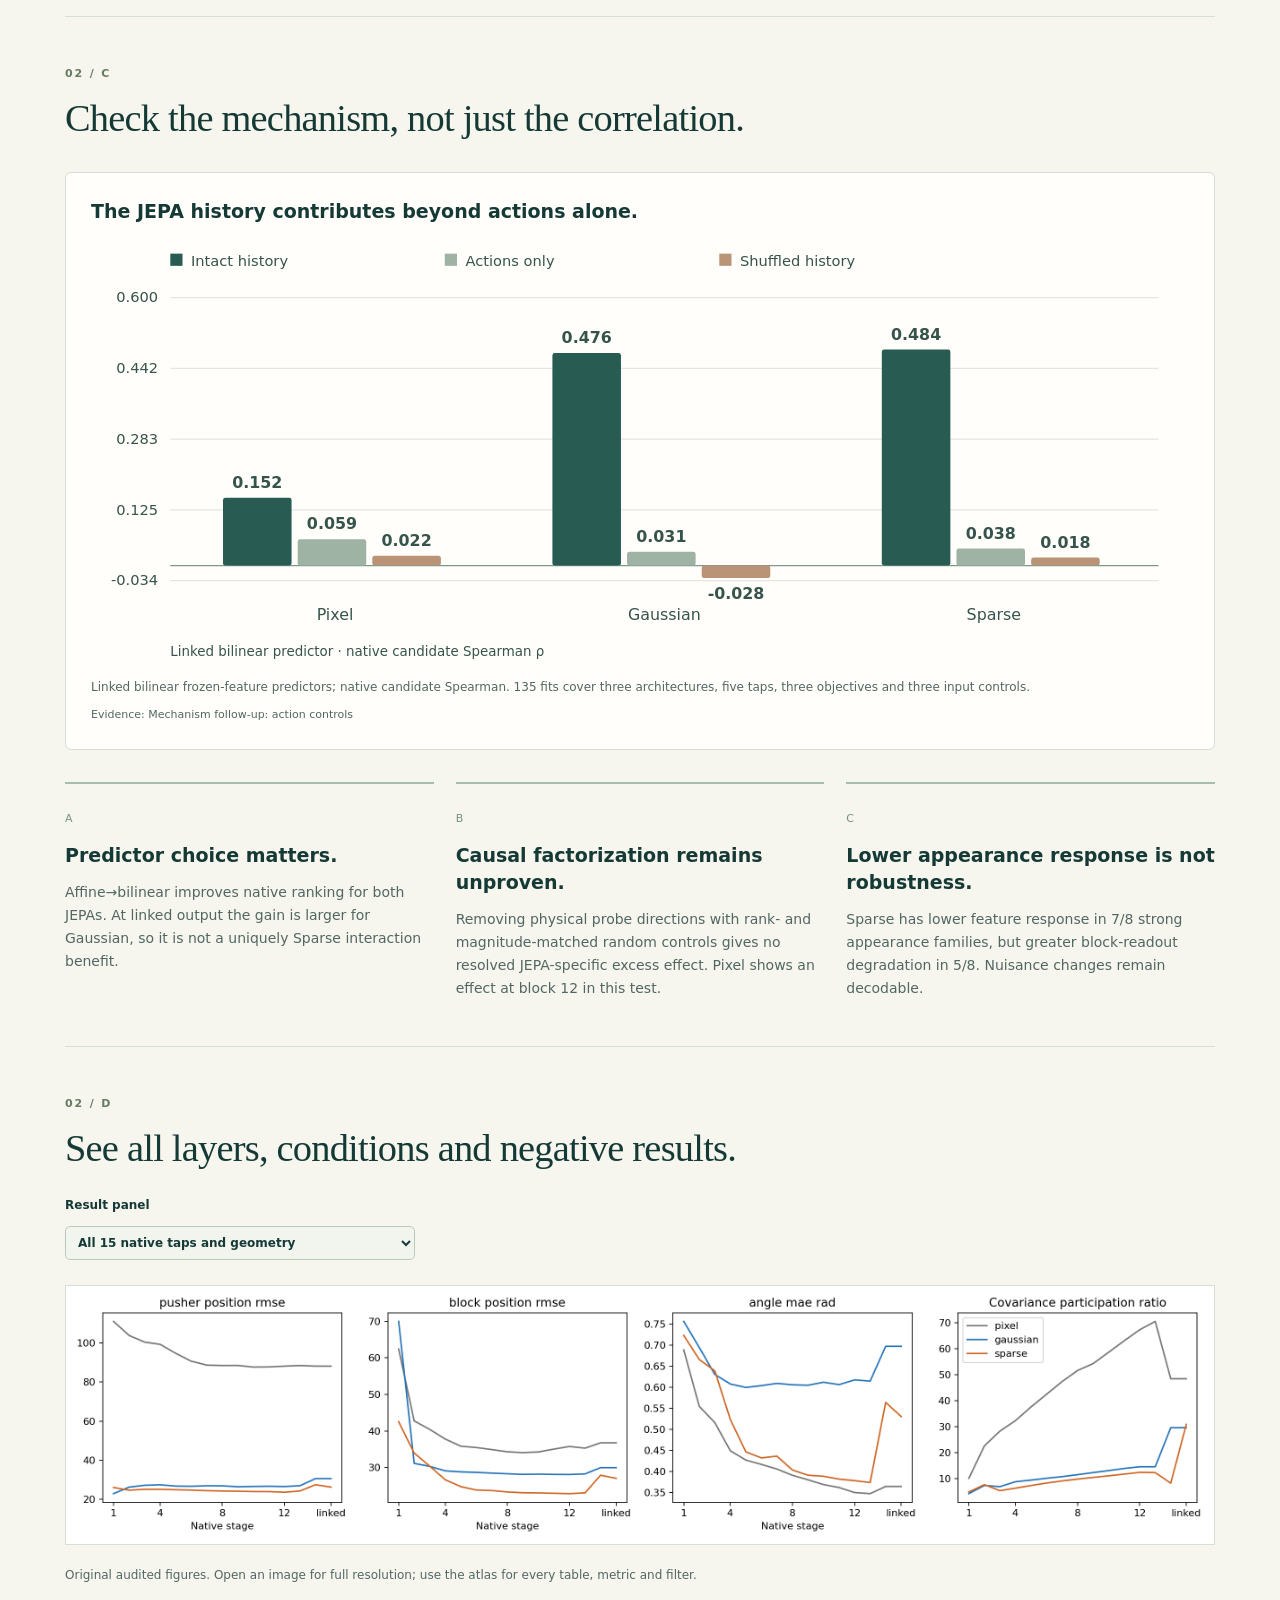
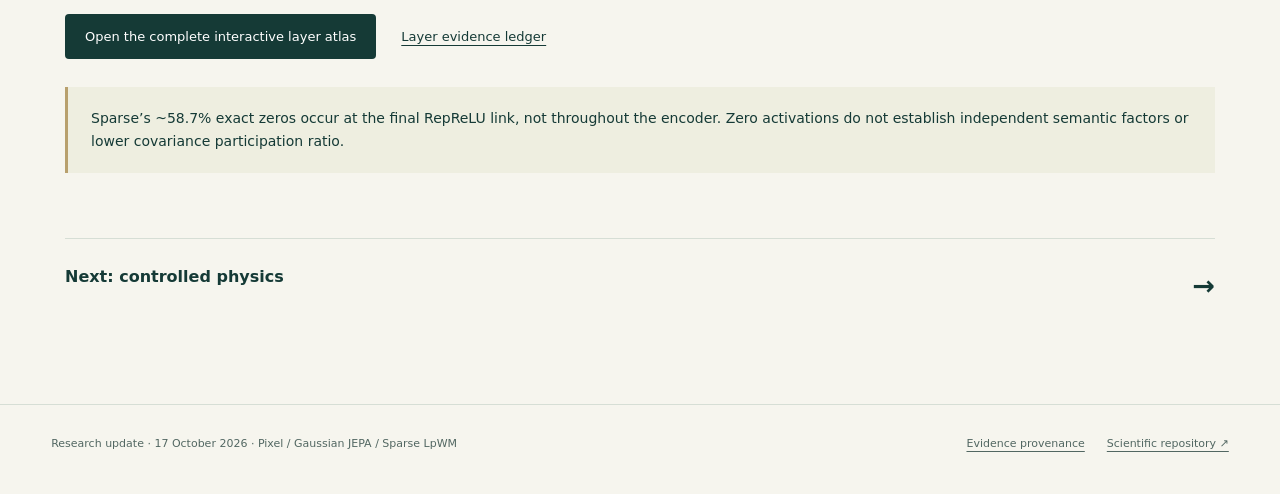
<file: layers.html>
<!doctype html><html lang="en"><head><meta charset="utf-8"><meta name="viewport" content="width=device-width,initial-scale=1"><title>PushT: layers and mechanisms · World Models</title><link rel="stylesheet" href="review.css"></head><body data-page="layers"><a class="skip" href="#main">Skip to content</a><header><a class="wordmark" href="index.html">WORLD MODEL STUDY<span>Research briefing</span></a><nav aria-label="Research chapters"><a data-page="index" href="index.html">Overview</a><a data-page="comparison" href="comparison.html">01 · Comparison</a><a data-page="layers" href="layers.html">02 · Layers & mechanisms</a><a data-page="billiards" href="billiards.html">03 · Billiards</a></nav></header><main id="main"><div class="hero"><p class="eyebrow">Part 02 / layers & mechanisms</p><h1>PushT: layers and mechanisms</h1><p class="lead">Frozen representation analysis, independently trained depths, and controlled interventions.</p></div><section class="run-inventory" aria-label="Experiment inventory"><p class="eyebrow">Experiment inventory</p><h2>What we ran</h2><p class="inventory-note">Completed experiments. Counts below distinguish new model training from frozen-model diagnostics.</p><div class="table-wrap"><table><thead><tr><th>Experiment</th><th>Models / conditions</th><th>Training or fitting budget</th><th>Evaluation / scope</th></tr></thead><tbody><tr><th scope="row"><span class="run-number">01</span>Full-depth representation probes</th><td>Pixel + Gaussian + Sparse</td><td>15 taps per model</td><td>12 blocks + normalization + projector + link; 512/128/124 train/validation/test episodes</td></tr><tr><th scope="row"><span class="run-number">02</span>Predictor comparison</th><td>3 objectives × 5 taps × 3 predictors</td><td>45 fits · 1,000 updates each</td><td>Frozen encoders; affine, bilinear and MLP predictors</td></tr><tr><th scope="row"><span class="run-number">03</span>Independent depth training</th><td>Gaussian + Sparse × depths 1, 2, 4</td><td>6 new models · 115,308 updates each</td><td>Original depth-12 models as references; independently trained, not truncated</td></tr><tr><th scope="row"><span class="run-number">04</span>Action controls</th><td>3 objectives × 5 taps × 3 predictors × 3 controls</td><td>135 fits · 1,000 updates each</td><td>Intact, action-only and shuffled-action inputs</td></tr><tr><th scope="row"><span class="run-number">05</span>Token interventions</th><td>Blocks 4, 8, 12; CLS / patches / both</td><td>Physical-subspace and matched random interventions</td><td>32 test episodes × 4 frames; 2 intervention doses</td></tr><tr><th scope="row"><span class="run-number">06</span>Appearance perturbations</th><td>3 objectives · 15 taps</td><td>8 families × 3 strengths × 2 realizations</td><td>32 development + 64 test episodes; 4 frames each</td></tr><tr><th scope="row"><span class="run-number">07</span>Visited-state ranking</th><td>3 objectives · frozen checkpoints</td><td>144 candidate banks × 64 candidates</td><td>12 test-seed clusters × 3 behavior policies × 4 replans</td></tr></tbody></table></div><p class="inventory-note">Single-seed neural training; evaluation samples do not replace independent training seeds.</p></section><div class="results-divider"><span>Results & interpretation</span></div><section class="chapter-section"><p class="eyebrow">02 / A</p><h2>Tapping a deep model and training a shallow model answer different questions.</h2><div class="split"><div><h3>Within a 12-block encoder</h3><p>12 block outputs + normalization + projector + link. Frozen probes measure what becomes accessible through processing.</p></div><div><h3>Independent depths 1, 2 and 4</h3><p>Six new Gaussian/Sparse models trained from scratch for 115,308 updates each. Depth-12 models are historical matched references. This is not truncation.</p></div></div></section><article class="chart-card"><div class="chart-heading"><h3>Physical accessibility changes across the encoder.</h3><label>Variable <select id="layer-metric"><option value="block">Block position</option><option value="pusher">Pusher position</option></select></label></div><div id="layer" class="chart" aria-live="polite"></div><p class="caption">Block 1 versus block 12; positions in pixels. Probe errors measure accessibility under a fixed fitting procedure, not information-theoretic content.</p><p class="source">Evidence: Full-depth encoder results</p></article><section class="chapter-section"><p class="eyebrow">02 / B</p><h2>Better probes do not imply better control.</h2><article class="chart-card"><div class="chart-heading"><h3>Independent depth: no universal monotonic benefit.</h3></div><div id="depth" class="chart" aria-live="polite"></div><p class="caption">Final custom physical-goal success out of 50. Single seed; depth 12 is an earlier reference. Sparse has better physical probes at every tested depth, yet lower final completion.</p><p class="source">Evidence: Independent-depth results</p></article><p>At depth 4, Sparse has higher fixed-bank ranking correlation than Gaussian (.218 versus .039), yet final success is 0/50 versus 7/50. Candidate ordering and closed-loop performance are not interchangeable.</p></section><section class="chapter-section"><p class="eyebrow">02 / C</p><h2>Check the mechanism, not just the correlation.</h2><article class="chart-card"><div class="chart-heading"><h3>The JEPA history contributes beyond actions alone.</h3></div><div id="action" class="chart" aria-live="polite"></div><p class="caption">Linked bilinear frozen-feature predictors; native candidate Spearman. 135 fits cover three architectures, five taps, three objectives and three input controls.</p><p class="source">Evidence: Mechanism follow-up: action controls</p></article><div class="findings"><article class="finding"><span>A</span><h3>Predictor choice matters.</h3><p>Affine→bilinear improves native ranking for both JEPAs. At linked output the gain is larger for Gaussian, so it is not a uniquely Sparse interaction benefit.</p></article><article class="finding"><span>B</span><h3>Causal factorization remains unproven.</h3><p>Removing physical probe directions with rank- and magnitude-matched random controls gives no resolved JEPA-specific excess effect. Pixel shows an effect at block 12 in this test.</p></article><article class="finding"><span>C</span><h3>Lower appearance response is not robustness.</h3><p>Sparse has lower feature response in 7/8 strong appearance families, but greater block-readout degradation in 5/8. Nuisance changes remain decodable.</p></article></div></section><section class="chapter-section"><p class="eyebrow">02 / D</p><h2>See all layers, conditions and negative results.</h2><label class="figure-select">Result panel <select id="layer-figure"><option value="full-depth-01_layer_information.png">All 15 native taps and geometry</option><option value="full-depth-02_sensitivity.png">Physical / appearance sensitivity</option><option value="full-depth-03_candidate_ranking.png">Predictor and interface comparison</option><option value="independent-depth-02_depth_probes.png">Independently trained depth probes</option><option value="mechanisms-interventions.png">Magnitude-matched interventions</option><option value="mechanisms-nuisance.png">Appearance response versus readout damage</option><option value="mechanisms-visited.png">States actually visited by the planner</option></select></label><figure><a id="figure-link" href="pusht-data/full-depth-01_layer_information.png"><img id="selected-figure" src="pusht-data/full-depth-01_layer_information.png" alt="Selected full-resolution PushT result panel"></a><figcaption>Original audited figures. Open an image for full resolution; use the atlas for every table, metric and filter.</figcaption></figure><div class="actions"><a class="button" href="pusht.html">Open the complete interactive layer atlas</a><a href="evidence.html#layers">Layer evidence ledger</a></div><p class="boundary">Sparse’s ~58.7% exact zeros occur at the final RepReLU link, not throughout the encoder. Zero activations do not establish independent semantic factors or lower covariance participation ratio.</p></section><a class="next" href="billiards.html">Next: controlled physics <span>→</span></a></main><footer><p>Research update · 17 October 2026 · Pixel / Gaussian JEPA / Sparse LpWM</p><a href="review-data/provenance.json">Evidence provenance</a><a href="https://github.com/henry550xz/jepa-worldmodel-comparison">Scientific repository ↗</a></footer><script type="module" src="review.mjs"></script></body></html>
</file>
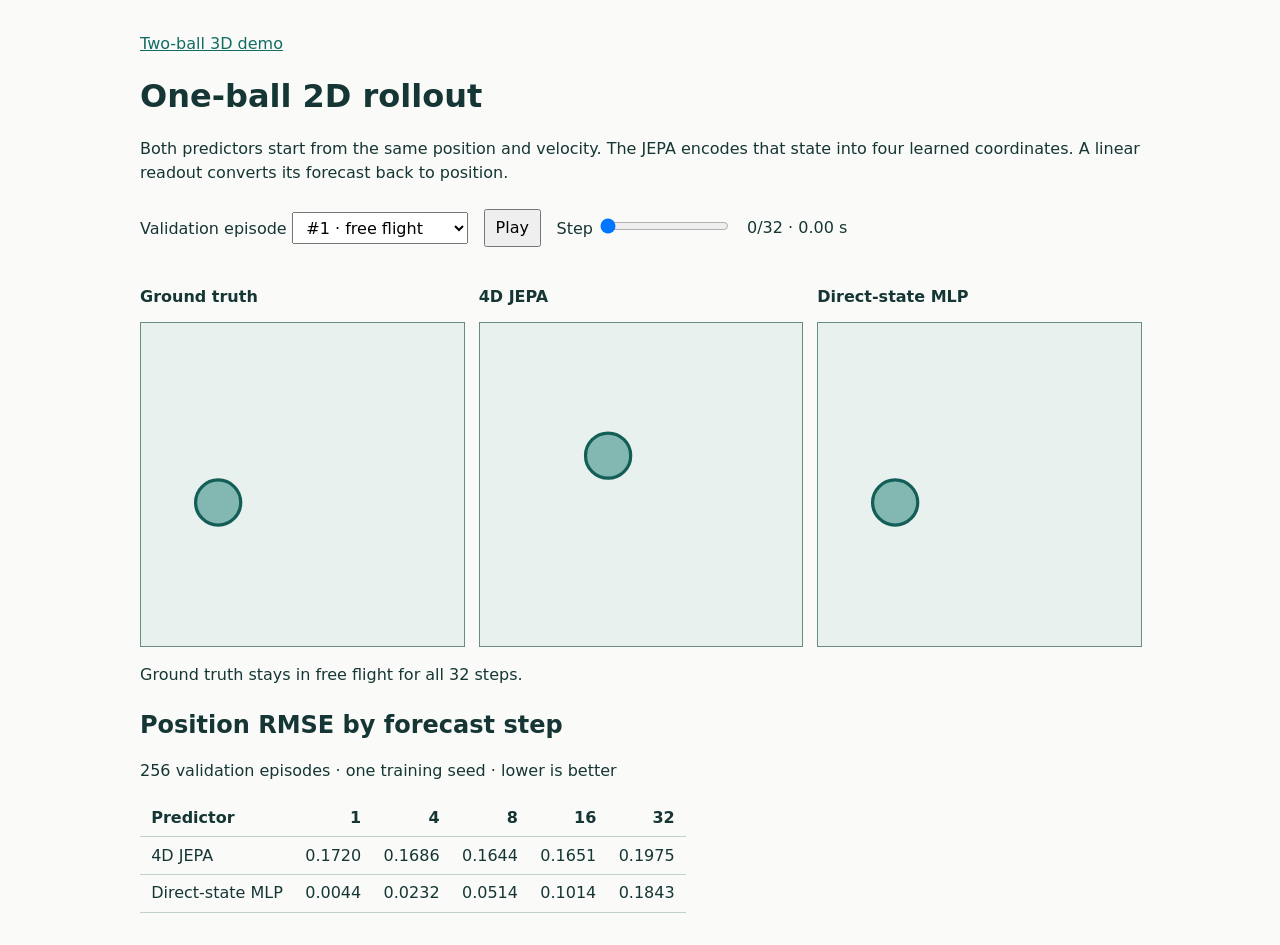
<file: one-ball.html>
<!doctype html>
<html lang="en"><meta charset="utf-8"><meta name="viewport" content="width=device-width,initial-scale=1"><title>One-ball 2D rollout</title>
<style>
:root{font:16px/1.5 system-ui,sans-serif;color:#153634;background:#fafbf8}main{max-width:1000px;margin:2rem auto;padding:0 1rem}h1,h2,h3{line-height:1.2}h1{font-size:2rem}h3{font-size:1rem}section,nav{margin:1.5rem 0}.panels{display:grid;grid-template-columns:repeat(3,1fr);gap:1rem}svg{width:100%;display:block;background:#e9f1ef;border:1px solid #688b85}button,select,input{font:inherit}button,select{padding:.3rem .6rem}nav{display:flex;gap:1rem;flex-wrap:wrap;align-items:center}table{border-collapse:collapse}td,th{padding:.4rem .7rem;text-align:right;border-bottom:1px solid #c1d1cd}td:first-child,th:first-child{text-align:left}a{color:#136c63}@media(max-width:600px){.panels{gap:.4rem}.panels h3{min-height:2.4em}td,th{padding:.25rem;font-size:.85rem}}
</style><main><a href="capacity.html">Two-ball 3D demo</a><h1>One-ball 2D rollout</h1>
<p>Both predictors start from the same position and velocity. The JEPA encodes that state into four learned coordinates. A linear readout converts its forecast back to position.</p>
<nav><label>Validation episode <select id="episode"></select></label><button id="play">Play</button><label>Step <input type="range" min="0" max="32" value="0" id="step"></label><output id="time"></output></nav>
<div class="panels" id="panels"></div><p id="events"></p>
<section><h2>Position RMSE by forecast step</h2><p>256 validation episodes · one training seed · lower is better</p><table><thead><tr><th>Predictor</th><th>1</th><th>4</th><th>8</th><th>16</th><th>32</th></tr></thead><tbody id="scores"></tbody></table></section>
<p id="error" role="alert"></p></main>
<script type="module">
const get=id=>document.getElementById(id);
const names={truth:'Ground truth',jepa:'4D JEPA',state_control:'Direct-state MLP'};
try{
 const response=await fetch('results/one-ball/playback.json');if(!response.ok)throw Error('Playback data unavailable');
 const data=await response.json();let timer;
 for(const ep of data.episodes)get('episode').add(new Option('#'+ep.number+(ep.bounces.length?' · wall bounce':' · free flight'),get('episode').length));
 for(const [key,label] of Object.entries(names)){
  const panel=document.createElement('article');panel.innerHTML='<h3>'+label+'</h3><svg viewBox="0 0 100 100" role="img" aria-label="'+label+' position and trail"><polyline fill="none" stroke="#248075" stroke-width="1"/><circle r="7" fill="#318b82" fill-opacity=".55" stroke="#135e56" stroke-width="1"/></svg>';panel.id=key;get('panels').append(panel);
 }
 for(const key of ['jepa','state_control']){
  const row=get('scores').insertRow();row.insertCell().textContent=names[key];for(const h of [1,4,8,16,32])row.insertCell().textContent=data.scores[key][h].toFixed(4);
 }
 function draw(){
  const h=Number(get('step').value),ep=data.episodes[Number(get('episode').value)];
  for(const key of Object.keys(names)){
   const pts=ep.paths[key].slice(0,h+1).map(([x,y])=>[100*x,100*(1-y)]);const [x,y]=pts[h];
   get(key).querySelector('polyline').setAttribute('points',pts.map(p=>p.join(',')).join(' '));
   const ball=get(key).querySelector('circle');ball.setAttribute('cx',x);ball.setAttribute('cy',y);
  }
  get('time').textContent=h+'/32 · '+(h*.04).toFixed(2)+' s';
  get('events').textContent=ep.bounces.length?'Ground-truth wall bounce at step '+ep.bounces.join(', ')+'.':'Ground truth stays in free flight for all 32 steps.';
 }
 function stop(){clearInterval(timer);timer=undefined;get('play').textContent='Play';}
 get('play').onclick=()=>{if(timer){stop();return;}if(+get('step').value===32)get('step').value=0;draw();get('play').textContent='Pause';timer=setInterval(()=>{get('step').value=+get('step').value+1;draw();if(+get('step').value===32)stop();},120);};
 get('step').oninput=()=>{stop();draw();};get('episode').onchange=()=>{stop();get('step').value=0;draw();};draw();
}catch(e){get('error').textContent=e.message;}
</script></html>
</file>
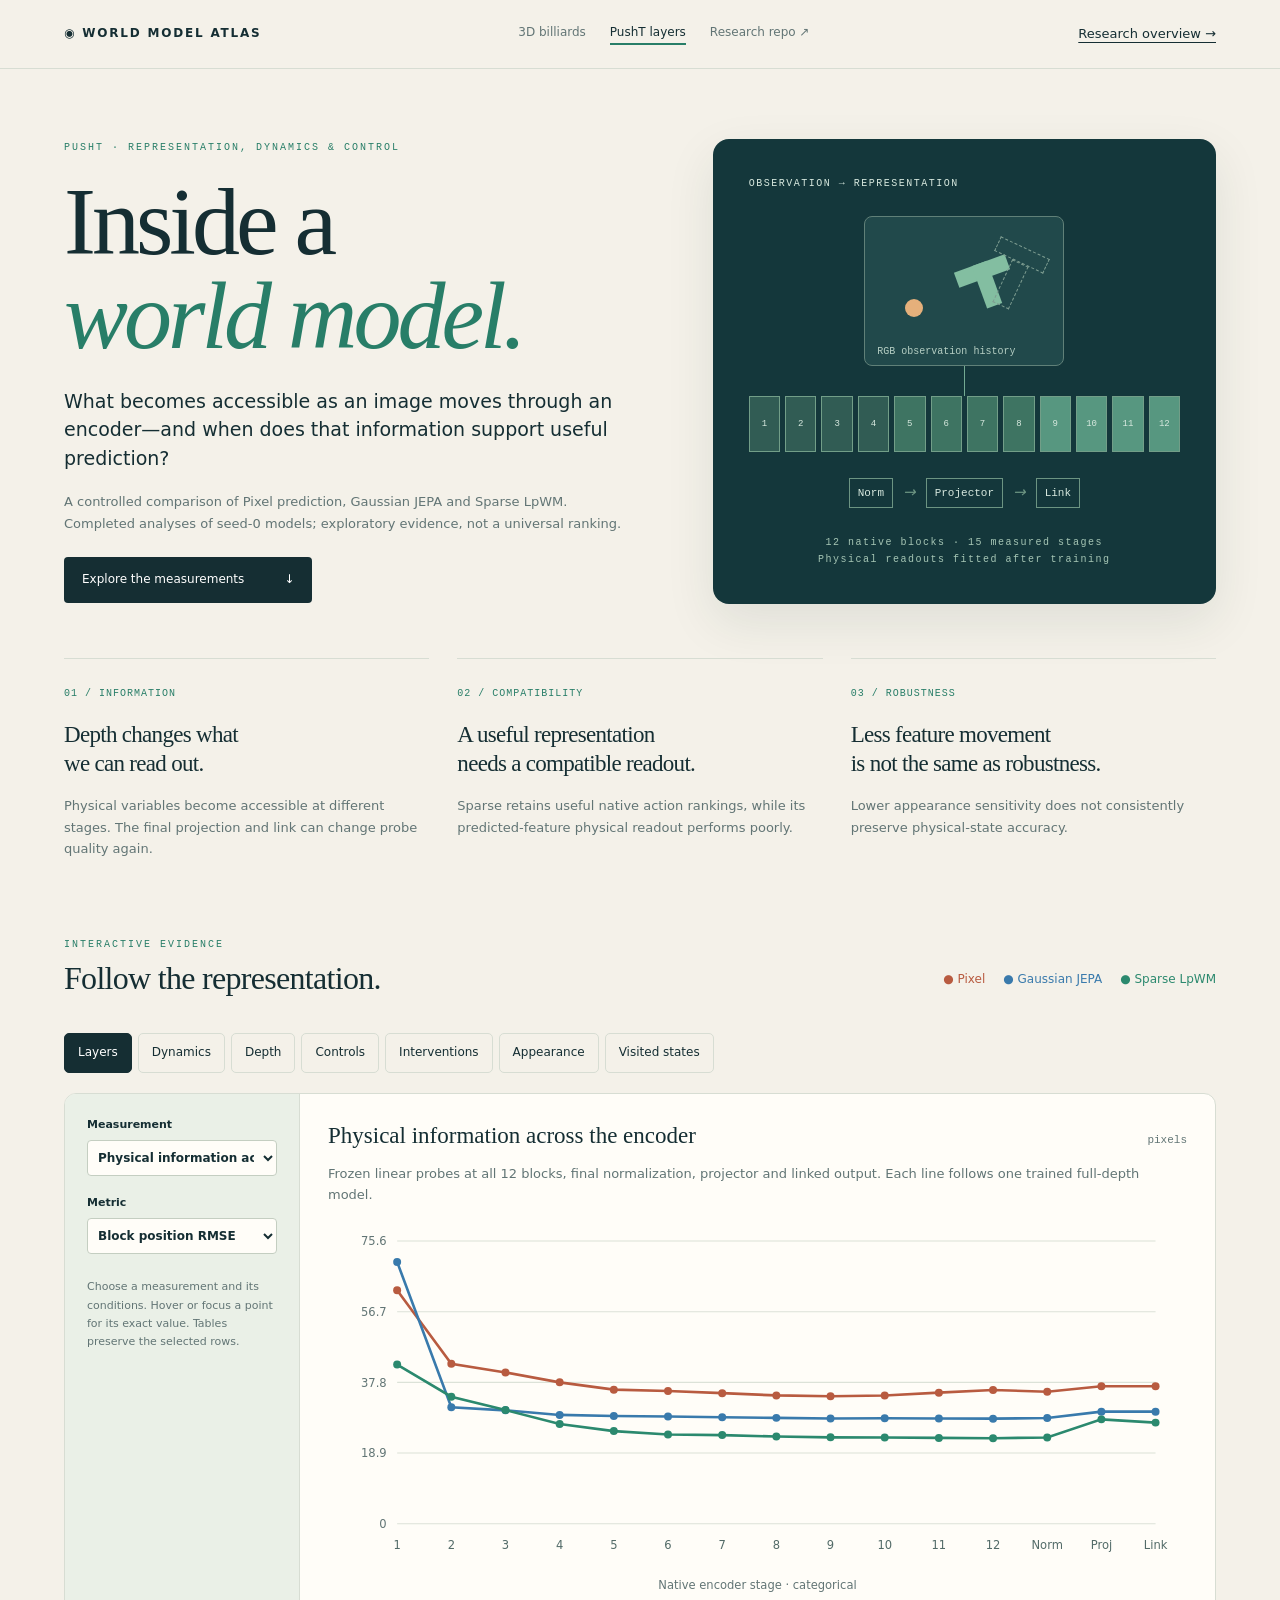
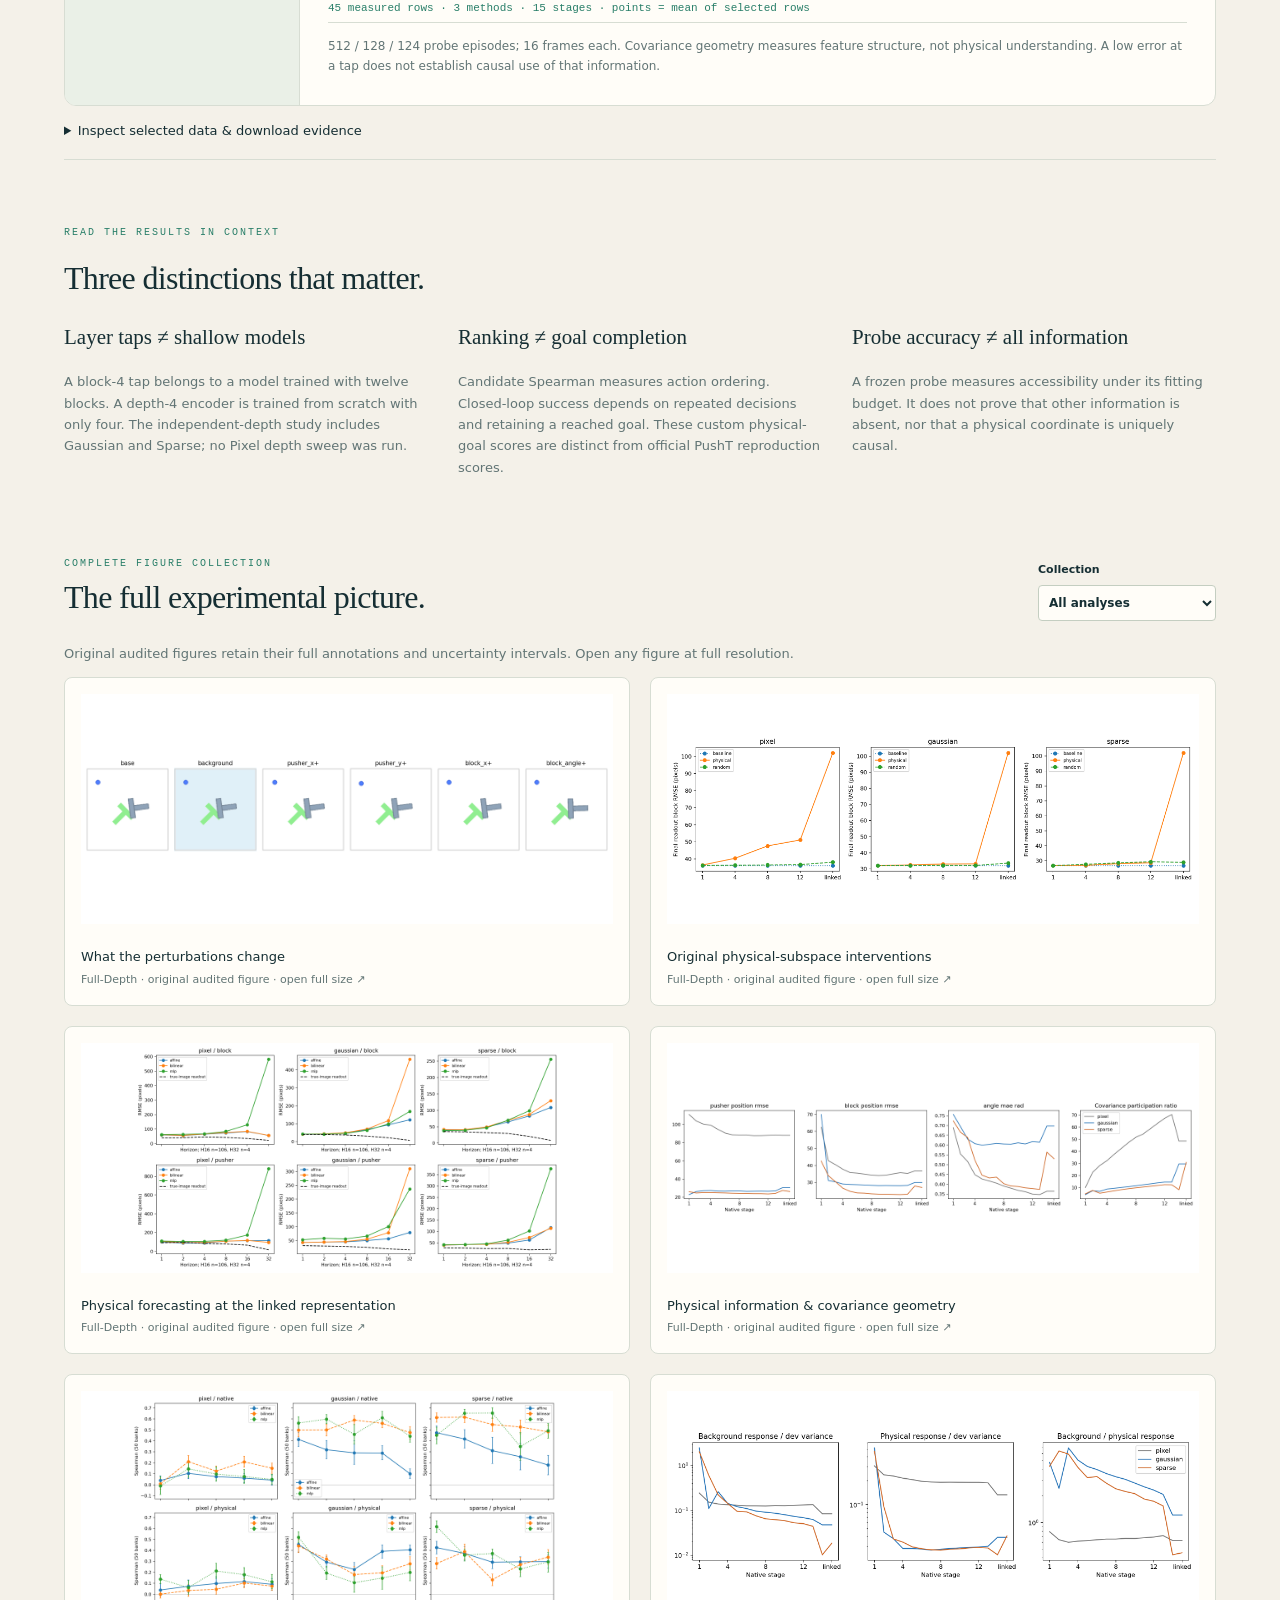
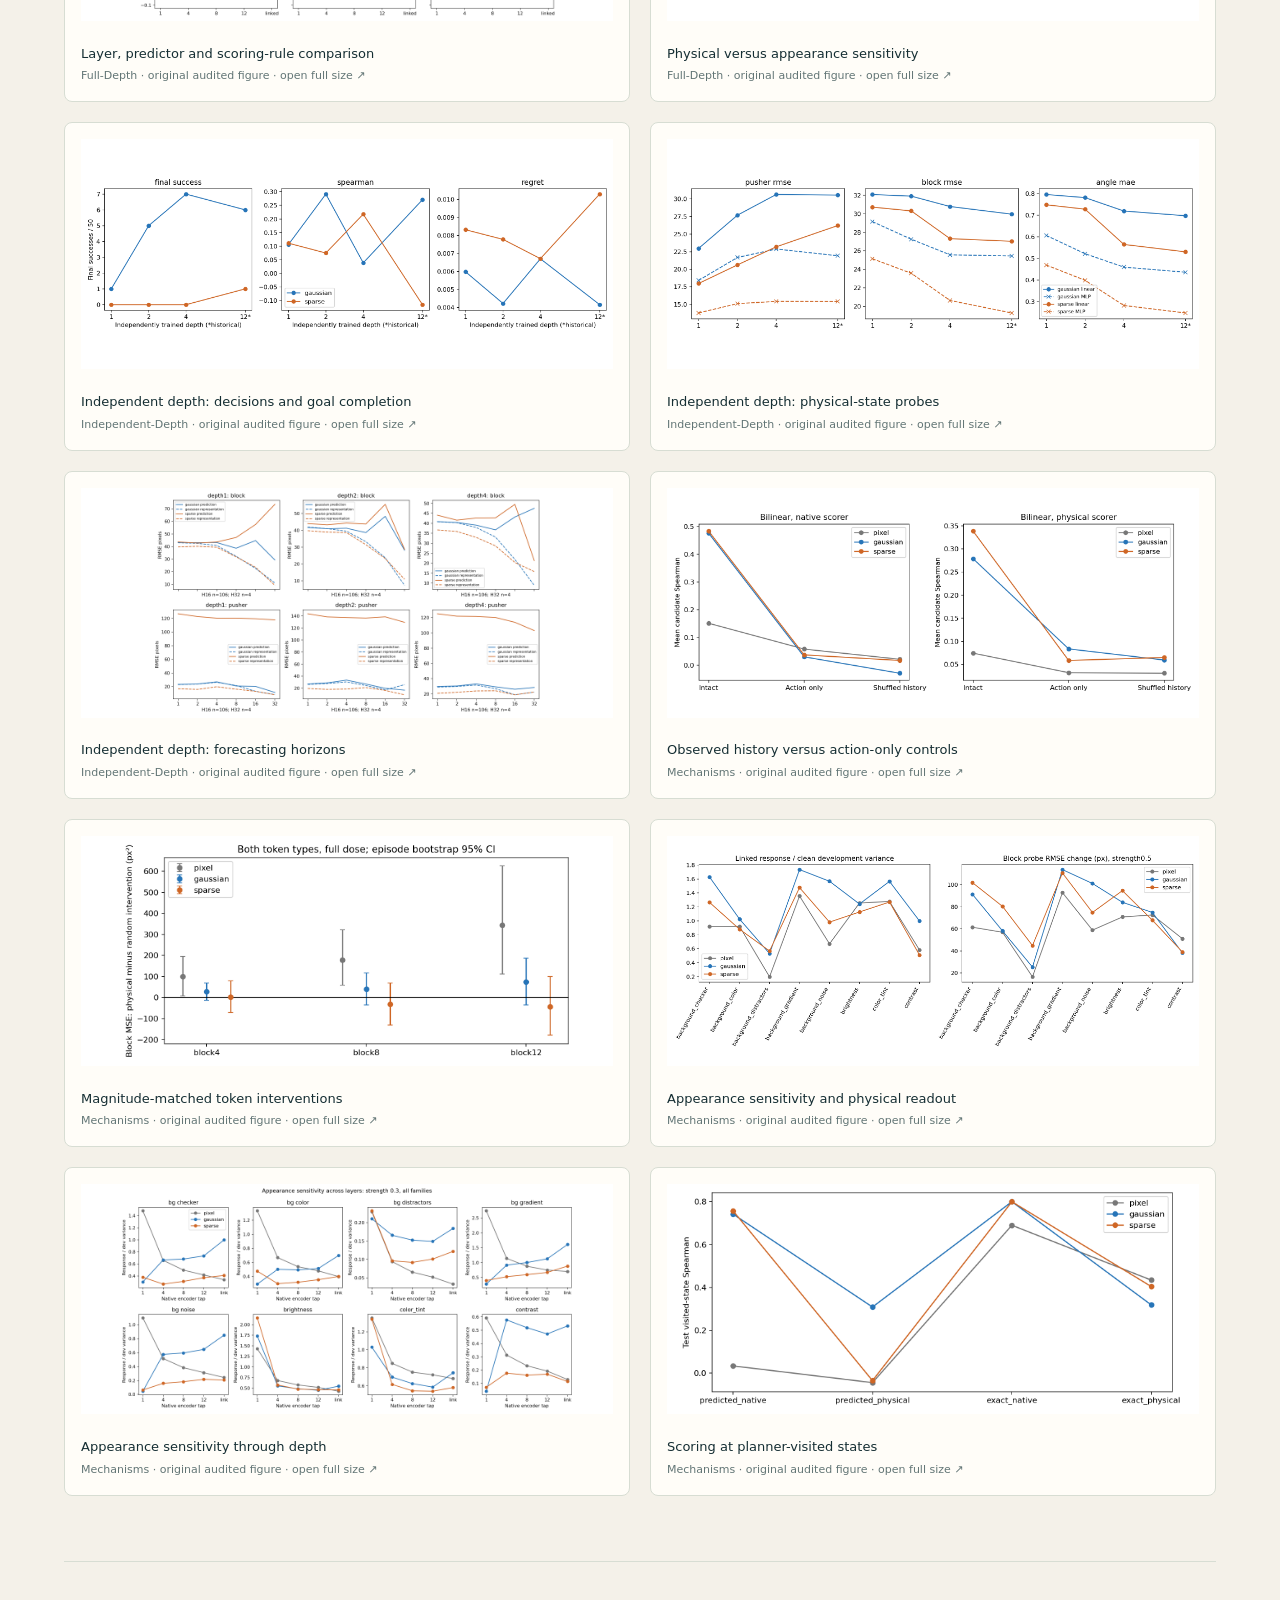
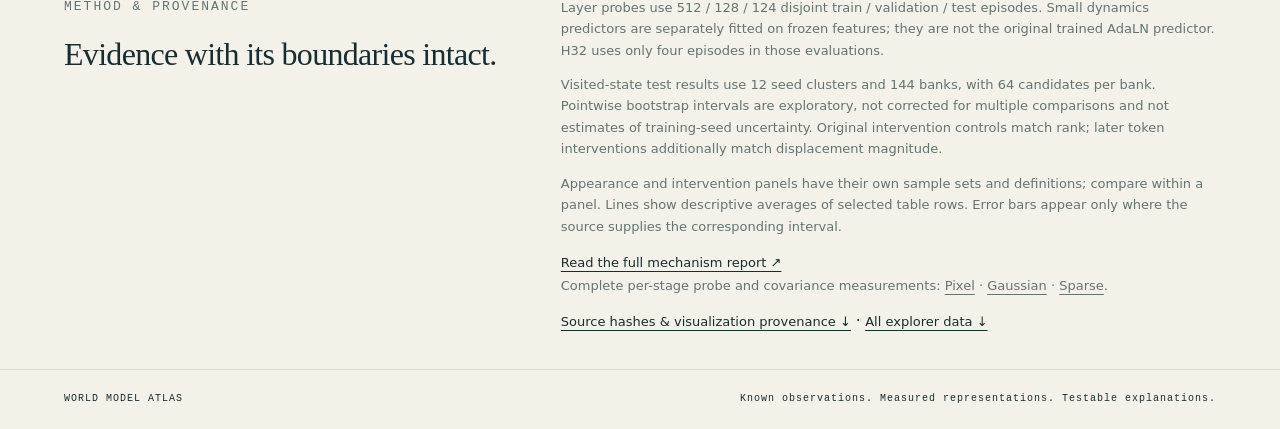
<file: pusht.html>
<!doctype html>
<html lang="en"><head><meta charset="utf-8"><meta name="viewport" content="width=device-width,initial-scale=1"><title>Inside a World Model · PushT Representation Atlas</title><meta name="description" content="Explore how physical information, prediction and control change across Pixel, Gaussian JEPA and Sparse LpWM representations."><link rel="stylesheet" href="pusht.css"></head>
<body><header><a class="wordmark" href="pusht.html">◉ WORLD MODEL ATLAS</a><nav aria-label="Main"><a href="billiards.html#playback">3D billiards</a><a class="active" href="pusht.html" aria-current="page">PushT layers</a><a href="https://github.com/henry550xz/jepa-worldmodel-comparison">Research repo ↗</a></nav><a href="index.html" style="font-size:13px;margin-left:12px">Research overview →</a></header>
<main><section class="hero"><div><p class="eyebrow">PUSHT · REPRESENTATION, DYNAMICS & CONTROL</p><h1>Inside a<br><em>world model.</em></h1><p class="lede">What becomes accessible as an image moves through an encoder—and when does that information support useful prediction?</p><p class="scope">A controlled comparison of Pixel prediction, Gaussian JEPA and Sparse LpWM. Completed analyses of seed-0 models; exploratory evidence, not a universal ranking.</p><a class="button" href="#explore">Explore the measurements <span>↓</span></a></div><div class="hero-art" aria-label="Observed RGB history passes through twelve encoder blocks, then normalization, projection and link. Probes evaluate physical information at each stage."><p>OBSERVATION → REPRESENTATION</p><div class="scene"><div class="pusher"></div><div class="block"></div><div class="goal"></div><span>RGB observation history</span></div><div class="flowline"></div><div class="blocks" aria-hidden="true"></div><div class="head-stages"><span>Norm</span><i>→</i><span>Projector</span><i>→</i><span>Link</span></div><p class="art-note">12 native blocks · 15 measured stages<br>Physical readouts fitted after training</p></div></section>
<section class="findings" aria-label="Scientific overview"><article><span class="number">01 / INFORMATION</span><h2>Depth changes what<br>we can read out.</h2><p>Physical variables become accessible at different stages. The final projection and link can change probe quality again.</p></article><article><span class="number">02 / COMPATIBILITY</span><h2>A useful representation<br>needs a compatible readout.</h2><p>Sparse retains useful native action rankings, while its predicted-feature physical readout performs poorly.</p></article><article><span class="number">03 / ROBUSTNESS</span><h2>Less feature movement<br>is not the same as robustness.</h2><p>Lower appearance sensitivity does not consistently preserve physical-state accuracy.</p></article></section>
<section id="explore" class="explorer"><div class="section-top"><div><p class="eyebrow">INTERACTIVE EVIDENCE</p><h2>Follow the representation.</h2></div><div class="legend"><span class="pixel">● Pixel</span><span class="gaussian">● Gaussian JEPA</span><span class="sparse">● Sparse LpWM</span></div></div><div class="chapter-tabs" role="group" aria-label="Analysis chapter"></div><div class="workspace"><aside><label>Measurement<select id="dataset"></select></label><label>Metric<select id="metric"></select></label><div id="filters"></div><p class="control-note">Choose a measurement and its conditions. Hover or focus a point for its exact value. Tables preserve the selected rows.</p></aside><div class="plot-area"><div class="plot-heading"><h3 id="plot-title">Loading validated results…</h3><span id="plot-unit"></span></div><p id="plot-description"></p><div id="chart" aria-live="polite"></div><p id="selection-summary"></p><p id="chart-caveat"></p></div></div><details class="data-details"><summary>Inspect selected data & download evidence</summary><div class="table-toolbar"><span id="table-count"></span><div><button id="previous">← Previous</button><button id="next">Next →</button></div><a id="download" download>Source table ↓</a></div><div class="table-scroll"><table id="data-table"></table></div></details></section>
<section class="reading"><p class="eyebrow">READ THE RESULTS IN CONTEXT</p><h2>Three distinctions that matter.</h2><div class="reading-grid"><article><h3>Layer taps ≠ shallow models</h3><p>A block-4 tap belongs to a model trained with twelve blocks. A depth-4 encoder is trained from scratch with only four. The independent-depth study includes Gaussian and Sparse; no Pixel depth sweep was run.</p></article><article><h3>Ranking ≠ goal completion</h3><p>Candidate Spearman measures action ordering. Closed-loop success depends on repeated decisions and retaining a reached goal. These custom physical-goal scores are distinct from official PushT reproduction scores.</p></article><article><h3>Probe accuracy ≠ all information</h3><p>A frozen probe measures accessibility under its fitting budget. It does not prove that other information is absent, nor that a physical coordinate is uniquely causal.</p></article></div></section>
<section id="figures"><div class="section-top"><div><p class="eyebrow">COMPLETE FIGURE COLLECTION</p><h2>The full experimental picture.</h2></div><label>Collection<select id="figure-group"><option value="all">All analyses</option><option value="full-depth">Full-depth layers</option><option value="independent-depth">Independent depths</option><option value="mechanisms">Mechanism follow-up</option></select></label></div><p class="figure-intro">Original audited figures retain their full annotations and uncertainty intervals. Open any figure at full resolution.</p><div class="gallery"></div></section>
<section class="protocol"><div><p class="eyebrow">METHOD & PROVENANCE</p><h2>Evidence with its boundaries intact.</h2></div><div><p>Layer probes use 512 / 128 / 124 disjoint train / validation / test episodes. Small dynamics predictors are separately fitted on frozen features; they are not the original trained AdaLN predictor. H32 uses only four episodes in those evaluations.</p><p>Visited-state test results use 12 seed clusters and 144 banks, with 64 candidates per bank. Pointwise bootstrap intervals are exploratory, not corrected for multiple comparisons and not estimates of training-seed uncertainty. Original intervention controls match rank; later token interventions additionally match displacement magnitude.</p><p>Appearance and intervention panels have their own sample sets and definitions; compare within a panel. Lines show descriptive averages of selected table rows. Error bars appear only where the source supplies the corresponding interval.</p><a href="https://github.com/henry550xz/jepa-worldmodel-comparison/blob/main/docs/MECHANISM_FINDINGS.md">Read the full mechanism report ↗</a><br><p>Complete per-stage probe and covariance measurements: <a href="pusht-data/pixel-layer-results.json">Pixel</a> · <a href="pusht-data/gaussian-layer-results.json">Gaussian</a> · <a href="pusht-data/sparse-layer-results.json">Sparse</a>.</p><a href="pusht-data/provenance.json">Source hashes & visualization provenance ↓</a> · <a href="pusht-data/explorer.json" download>All explorer data ↓</a></div></section><p id="error" role="alert"></p></main><footer>WORLD MODEL ATLAS <span>Known observations. Measured representations. Testable explanations.</span></footer><script type="module" src="pusht.mjs"></script></body></html>
</file>
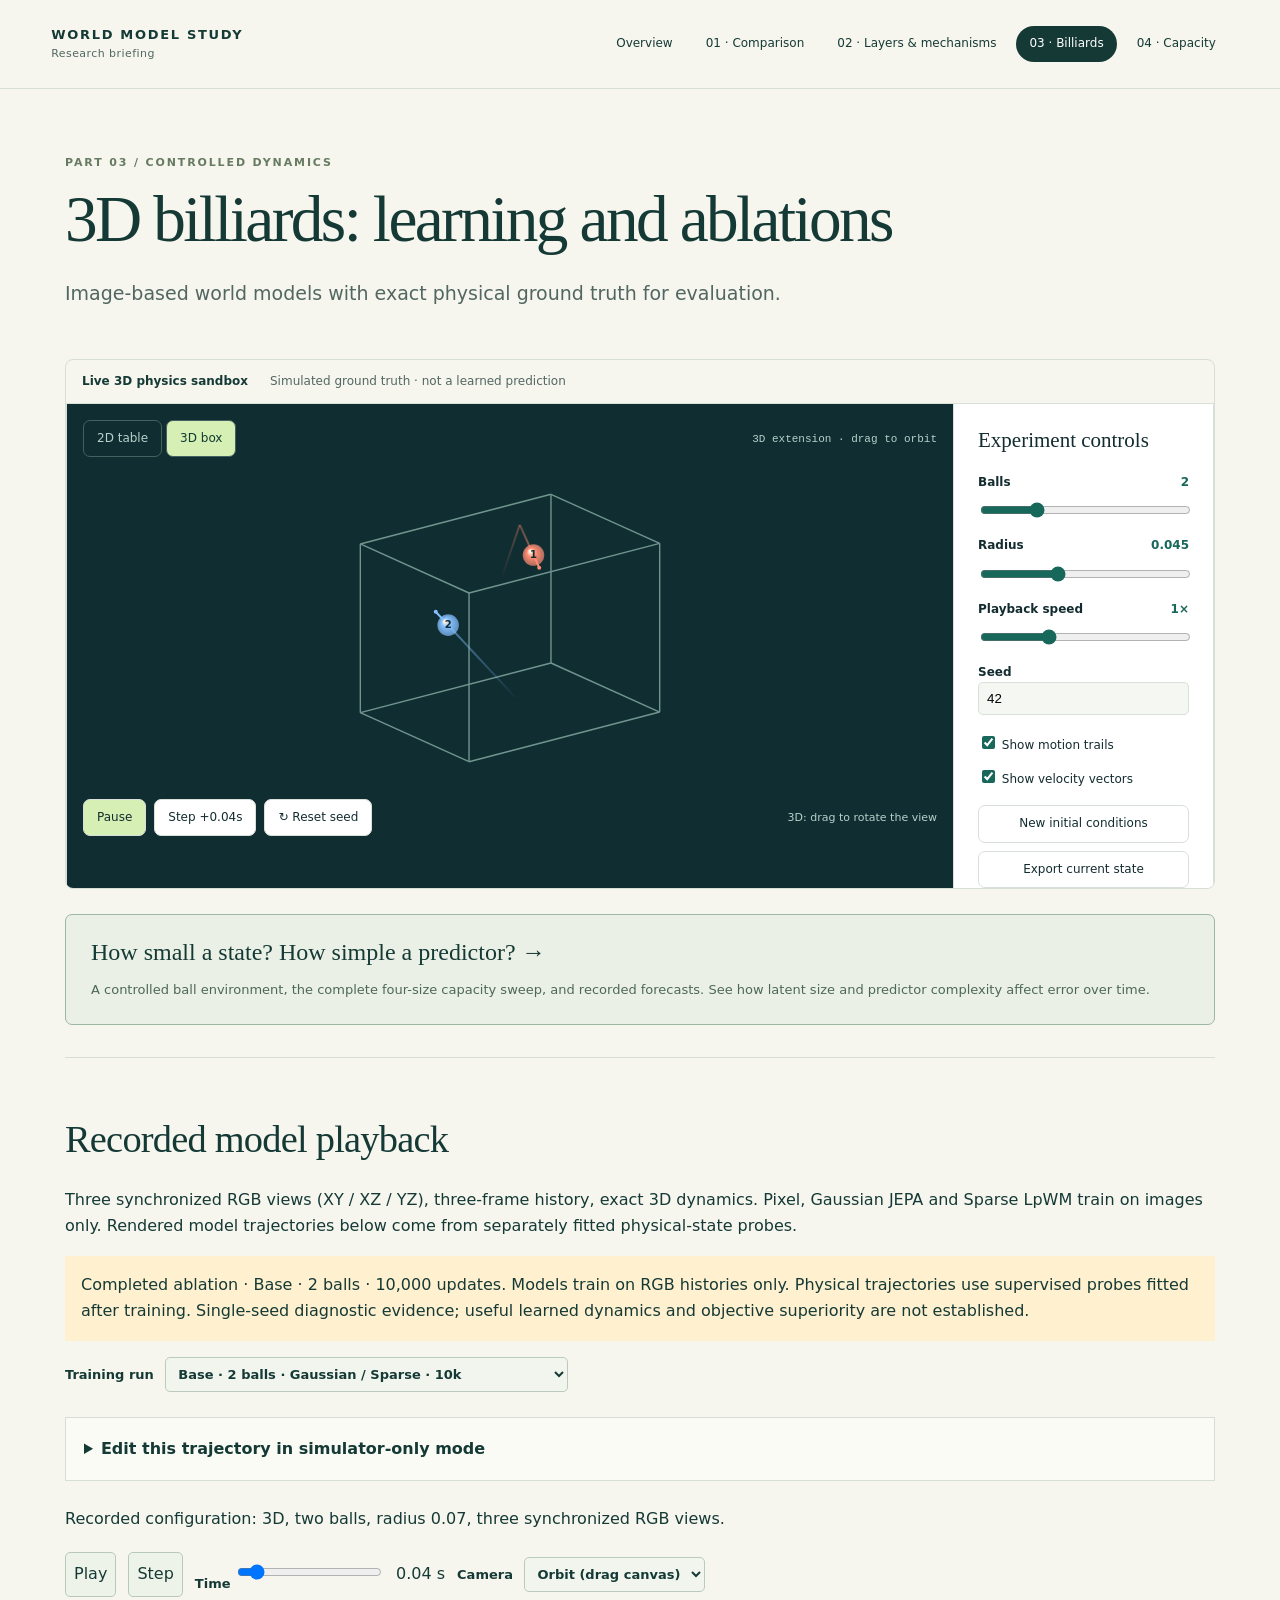
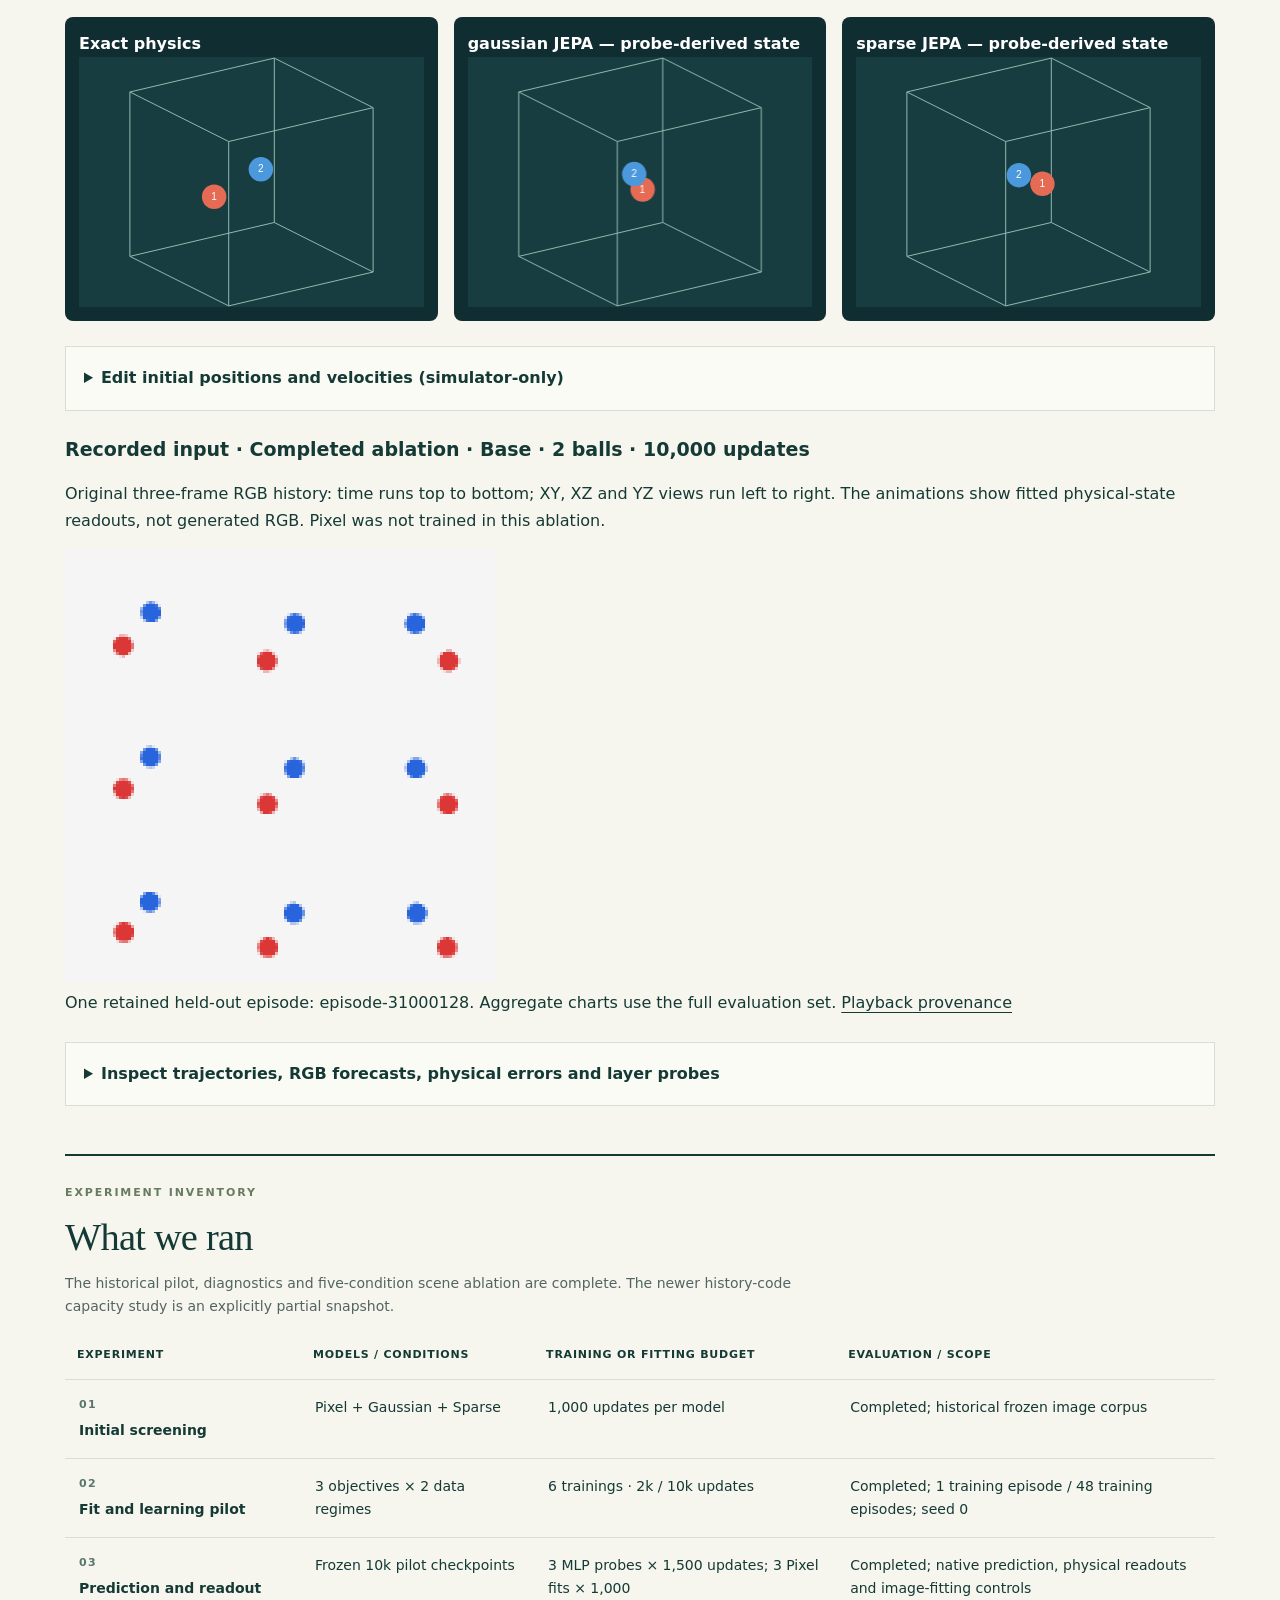
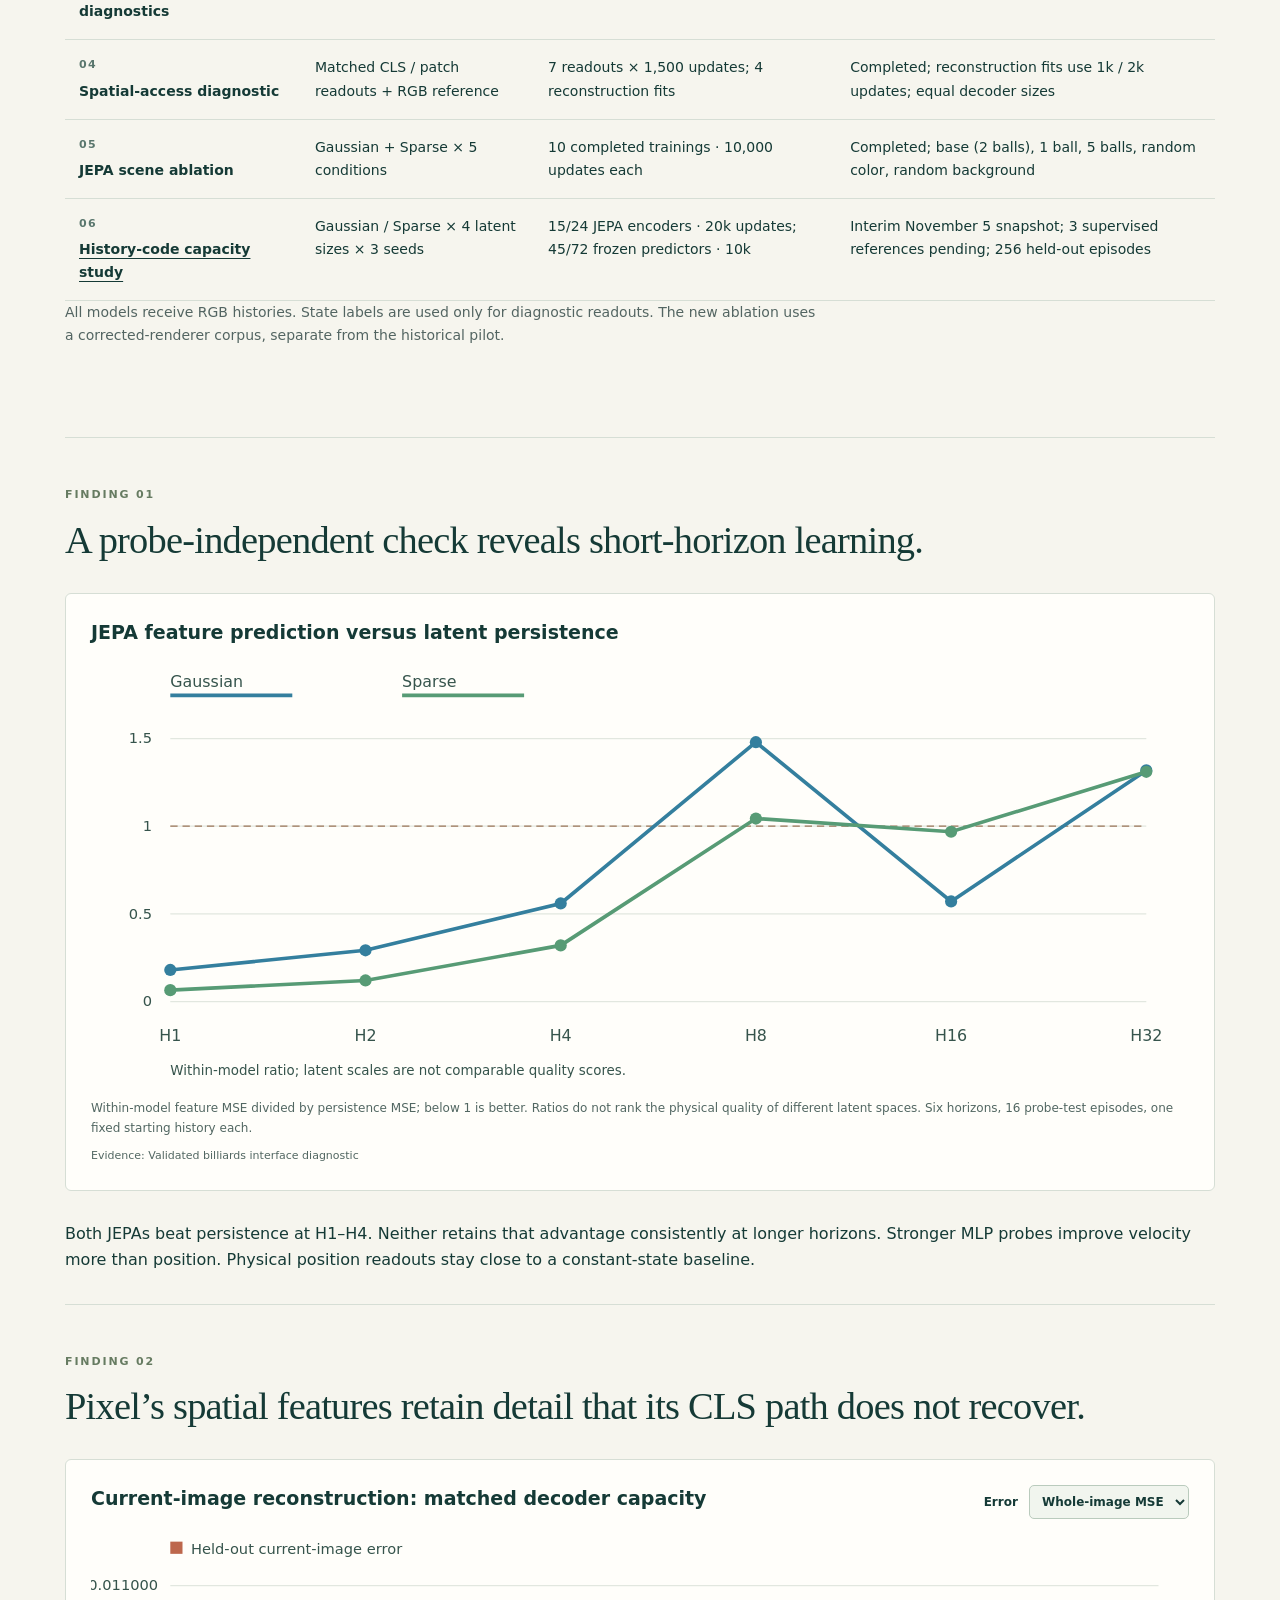
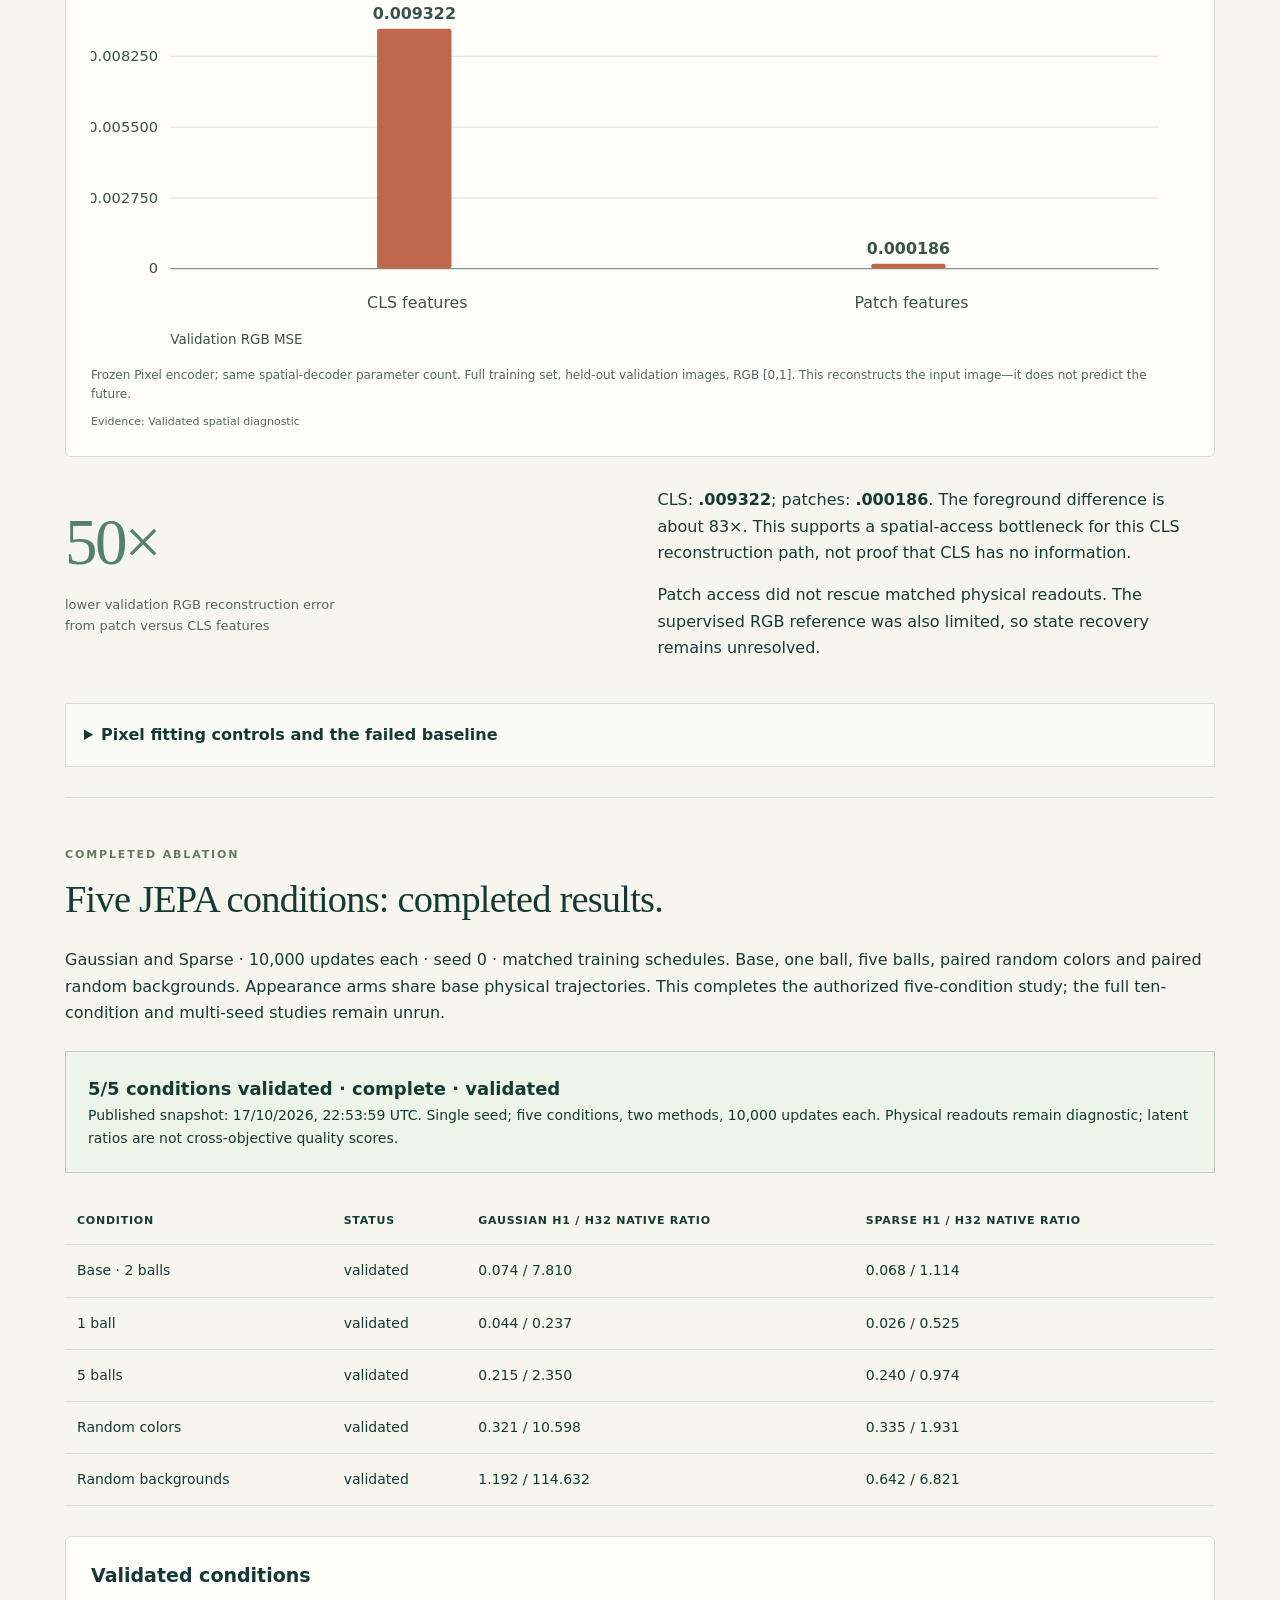
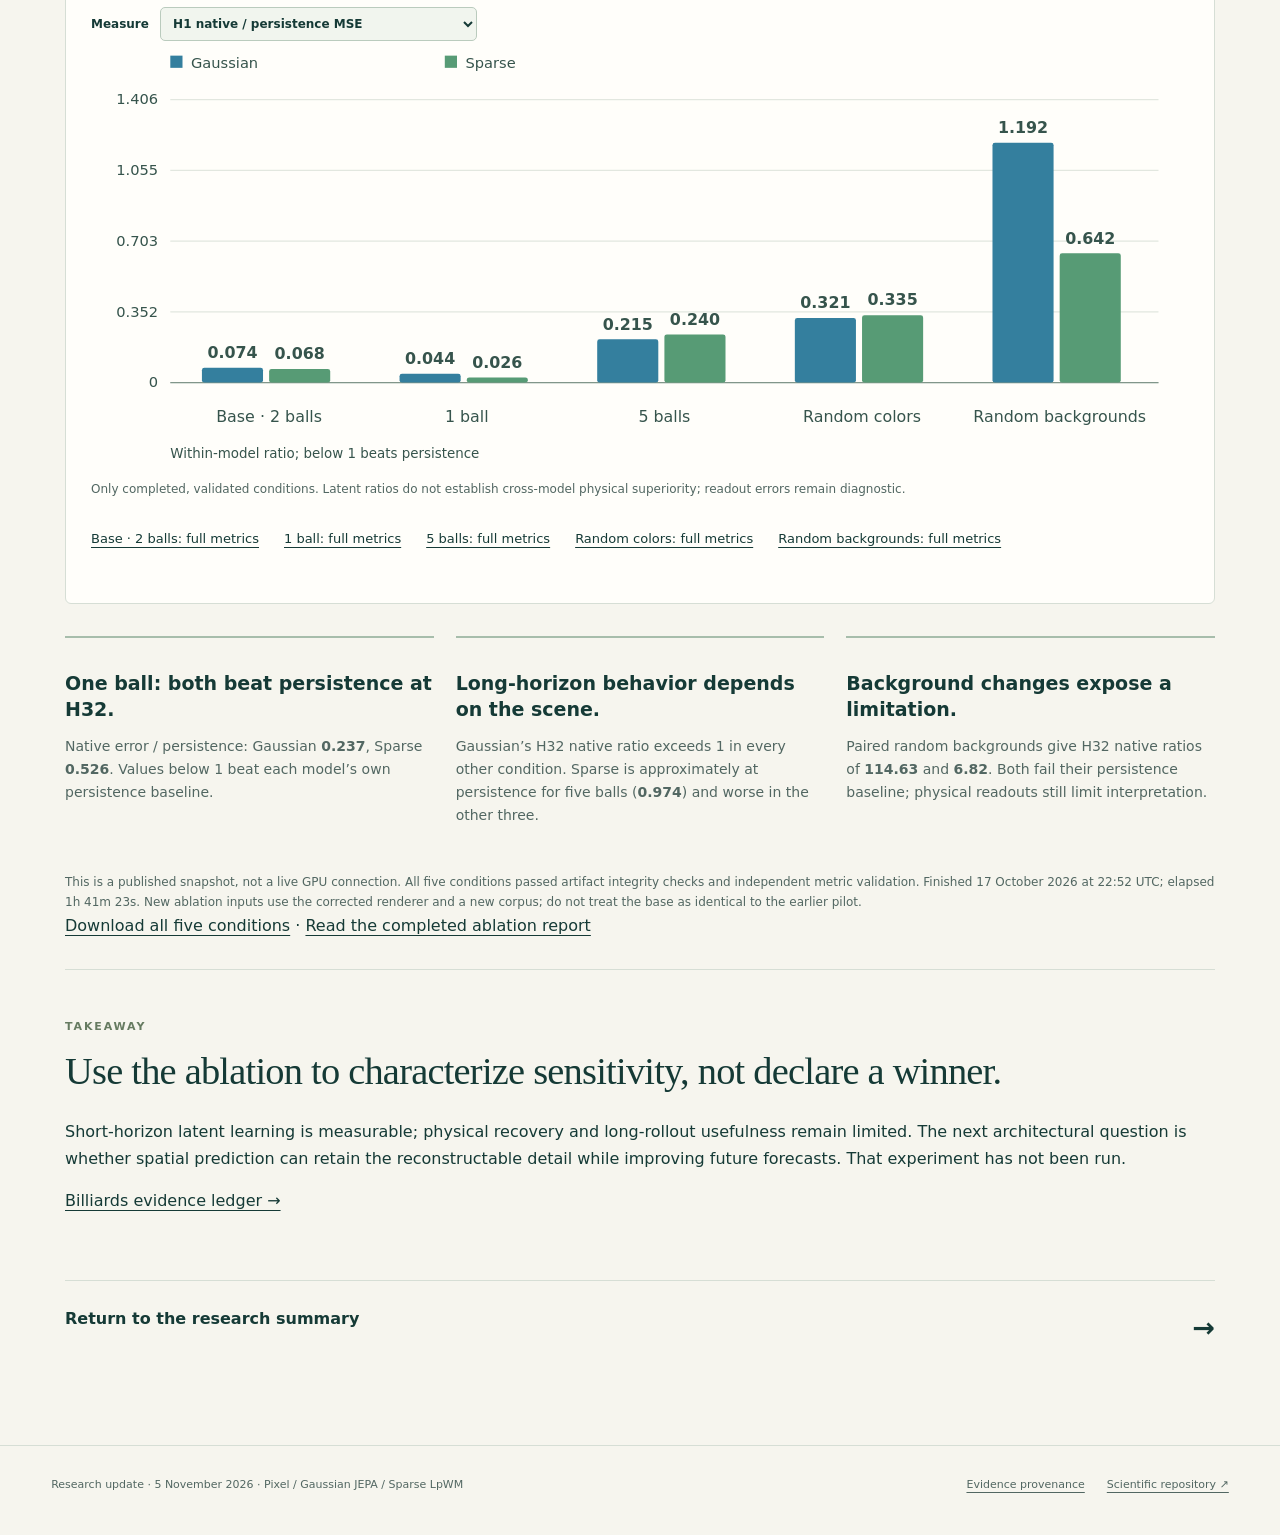
<file: research.html>
<!doctype html><html lang="en"><head><meta charset="utf-8"><meta name="viewport" content="width=device-width,initial-scale=1"><meta http-equiv="refresh" content="0;url=billiards.html"><title>Billiards playback</title></head><body><p><a href="billiards.html">Open billiards playback and diagnostics</a></p><script>location.replace("billiards.html")</script></body></html>
</file>
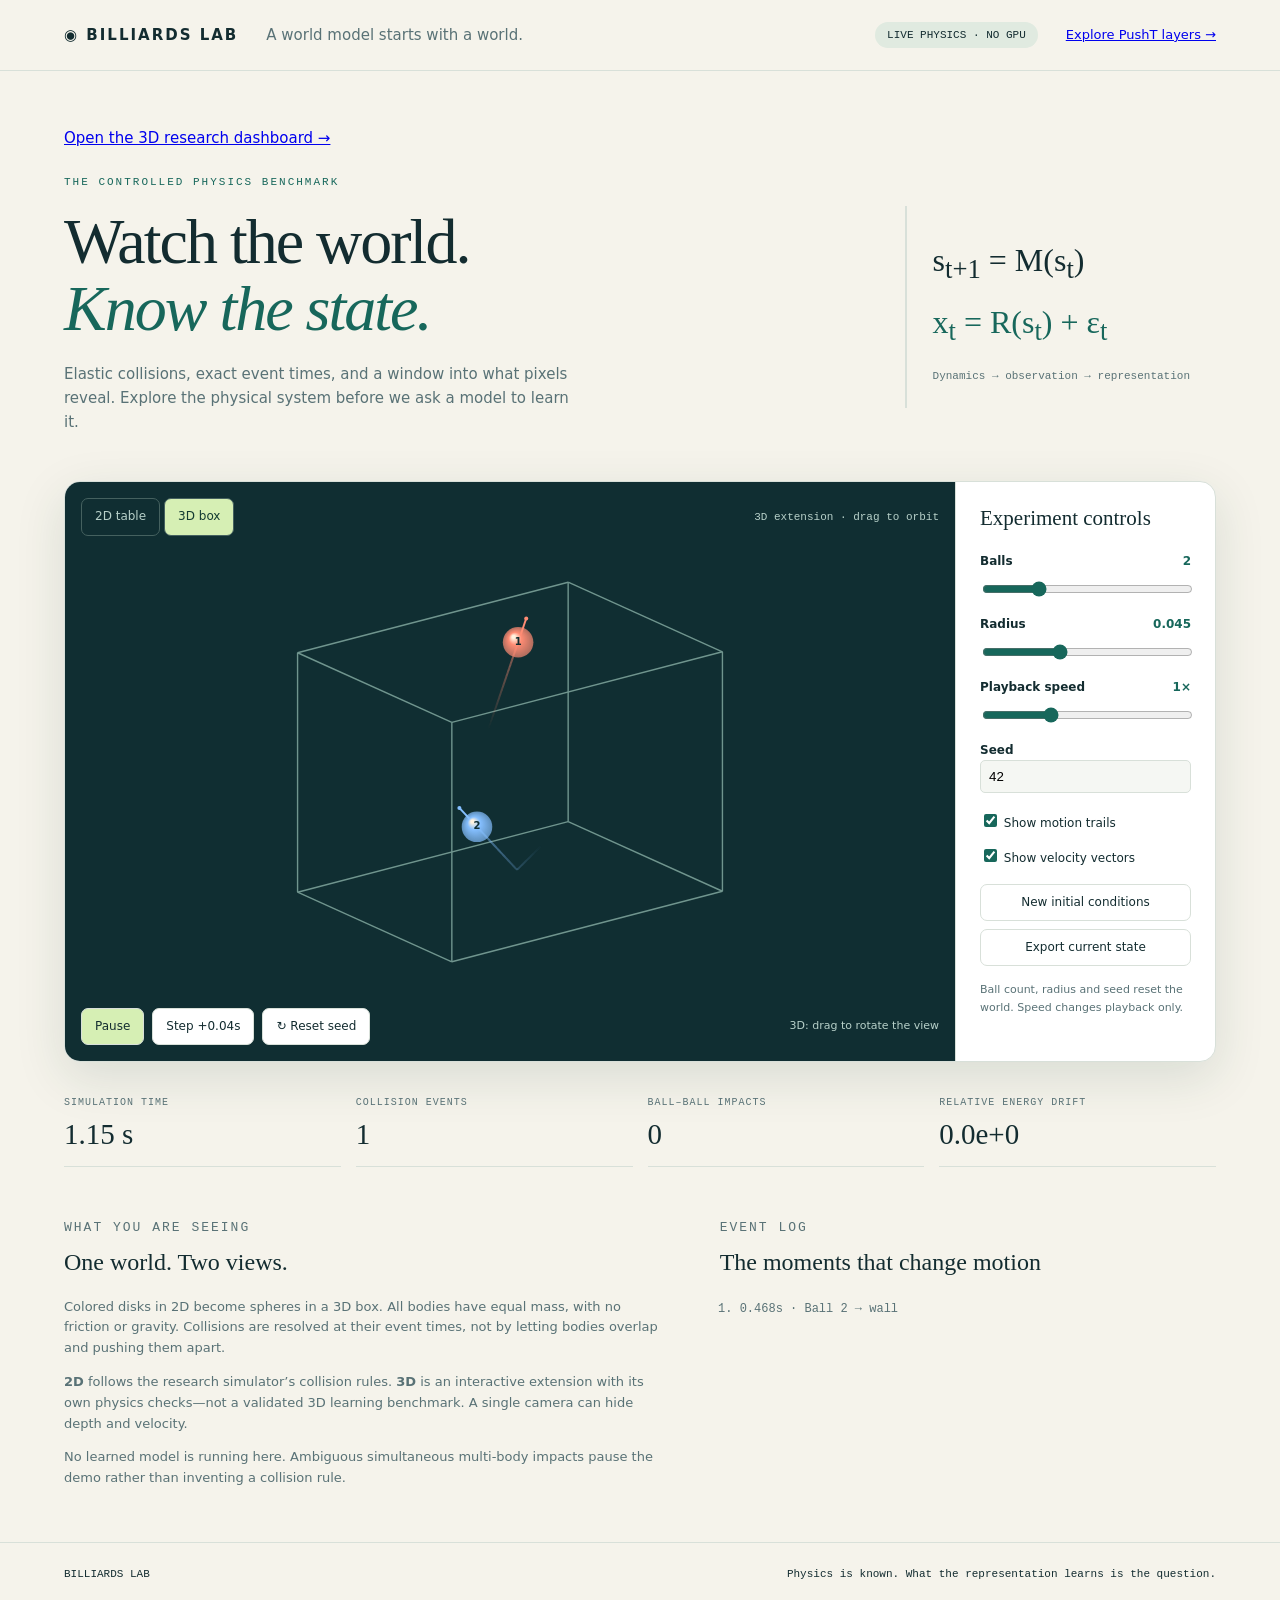
<file: simulator.html>
<!doctype html><html lang="en"><head><meta charset="utf-8"><meta name="viewport" content="width=device-width,initial-scale=1"><title>Billiards Lab — Physics in motion</title><link rel="stylesheet" href="style.css"></head><body><script>if(new URLSearchParams(location.search).has("embed"))document.body.classList.add("embedded")</script>
<header><a class="brand" href="#">◉ BILLIARDS LAB</a><span class="tag">A world model starts with a world.</span><span class="badge">LIVE PHYSICS · NO GPU</span><a href="pusht.html" style="font-size:13px;margin-left:auto;white-space:nowrap">Explore PushT layers →</a></header>
<main><p><a href="billiards.html#playback">Open the 3D research dashboard →</a></p><div class="intro"><div><p class="eyebrow">THE CONTROLLED PHYSICS BENCHMARK</p><h1>Watch the world.<br><em>Know the state.</em></h1><p>Elastic collisions, exact event times, and a window into what pixels reveal. Explore the physical system before we ask a model to learn it.</p></div><div class="equation">s<sub>t+1</sub> = M(s<sub>t</sub>)<br><span>x<sub>t</sub> = R(s<sub>t</sub>) + ε<sub>t</sub></span><small>Dynamics → observation → representation</small></div></div>
<section class="lab"><div class="stage"><div class="toolbar"><div class="segments" role="group" aria-label="Dimension"><button id="two" class="active">2D table</button><button id="three">3D box</button></div><span id="mode">Overhead view · deterministic physics</span></div><canvas id="canvas" aria-label="Animated billiard simulation"></canvas><div class="transport"><button id="play">Pause</button><button id="step">Step +0.04s</button><button id="reset">↻ Reset seed</button><span id="hint">3D: drag to rotate the view</span></div><p id="error" role="alert"></p></div>
<aside><h2>Experiment controls</h2><label>Balls <output id="nval">2</output><input id="n" type="range" min="1" max="5" value="2"></label><label>Radius <output id="rval">0.045</output><input id="r" type="range" min="20" max="90" value="45"></label><label>Playback speed <output id="speedval">1×</output><input id="speed" type="range" min="1" max="30" value="10"></label><label>Seed<input id="seed" type="number" min="0" max="4294967295" value="42"></label><label class="check"><input id="trails" type="checkbox" checked> Show motion trails</label><label class="check"><input id="arrows" type="checkbox" checked> Show velocity vectors</label><button id="random">New initial conditions</button><button id="download">Export current state</button><p class="note">Ball count, radius and seed reset the world. Speed changes playback only.</p></aside></section>
<section class="stats"><div><span>SIMULATION TIME</span><strong id="time">0.00 s</strong></div><div><span>COLLISION EVENTS</span><strong id="count">0</strong></div><div><span>BALL–BALL IMPACTS</span><strong id="pairs">0</strong></div><div><span>RELATIVE ENERGY DRIFT</span><strong id="energy">0</strong></div></section>
<section class="lower"><article><p class="eyebrow">WHAT YOU ARE SEEING</p><h2>One world. Two views.</h2><p>Colored disks in 2D become spheres in a 3D box. All bodies have equal mass, with no friction or gravity. Collisions are resolved at their event times, not by letting bodies overlap and pushing them apart.</p><p><b>2D</b> follows the research simulator’s collision rules. <b>3D</b> is an interactive extension with its own physics checks—not a validated 3D learning benchmark. A single camera can hide depth and velocity.</p><p>No learned model is running here. Ambiguous simultaneous multi-body impacts pause the demo rather than inventing a collision rule.</p></article><article><p class="eyebrow">EVENT LOG</p><h2>The moments that change motion</h2><ol id="events"><li>Waiting for the first collision…</li></ol></article></section></main><footer>BILLIARDS LAB <span>Physics is known. What the representation learns is the question.</span></footer><script type="module" src="app.mjs"></script></body></html>
</file>
<file: review.css>
:root{--paper:#f6f5ee;--ink:#153a36;--muted:#526762;--line:#d6ded5;--pixel:#bd674c;--gaussian:#347f9e;--sparse:#579b75;--card:#fffefa}*{box-sizing:border-box}body{margin:0;background:var(--paper);color:var(--ink);font:16px/1.65 system-ui,-apple-system,BlinkMacSystemFont,"Segoe UI",sans-serif}a{color:inherit;text-underline-offset:4px}header{display:flex;gap:25px;align-items:center;justify-content:space-between;padding:24px max(4vw,20px);border-bottom:1px solid var(--line)}.wordmark{font-size:13px;letter-spacing:.13em;font-weight:800;text-decoration:none}.wordmark span{display:block;font-weight:400;font-size:11px;letter-spacing:.04em;color:var(--muted)}nav{display:flex;gap:7px;flex-wrap:wrap}nav a{font-size:12px;text-decoration:none;border-radius:30px;padding:8px 13px}nav a[aria-current=page]{background:var(--ink);color:white}main{max-width:1220px;margin:auto;padding:0 35px 70px}.hero{padding:65px 0 35px;max-width:1040px}.eyebrow{font-size:11px;font-weight:750;letter-spacing:.17em;text-transform:uppercase;color:#667b61;margin-bottom:12px}h1,h2,h3,p{margin-top:0}h1{font:500 clamp(37px,5.1vw,69px)/1.08 Georgia,serif;letter-spacing:-.04em;margin-bottom:24px}h1 em{font-weight:400;color:#54816a}h2{font:500 clamp(28px,3vw,39px)/1.2 Georgia,serif;letter-spacing:-.02em;margin-bottom:25px}h3{font-size:19px;line-height:1.4}.lead{font-size:19px;color:var(--muted);max-width:820px}.thesis{background:var(--ink);color:#edf3e8;padding:30px 36px;border-radius:5px;display:grid;grid-template-columns:155px 1fr;gap:20px}.thesis span{font-size:11px;text-transform:uppercase;letter-spacing:.14em;padding-top:8px}.thesis p{font:28px/1.35 Georgia,serif;margin:0}.findings,.chapter-grid{display:grid;grid-template-columns:repeat(3,1fr);gap:22px;margin:32px 0}.finding{border-top:2px solid #a7bdab;padding-top:20px}.finding>span{font-size:11px;color:#73927c}.finding h3{margin:12px 0}.finding p{font-size:14px;color:var(--muted)}.chapter-section{padding-top:48px;margin-top:30px;border-top:1px solid var(--line)}.chapter-card{display:flex;flex-direction:column;text-decoration:none;padding:26px;border:1px solid var(--line);background:var(--card);border-radius:5px;transition:transform .15s}.chapter-card:hover{transform:translateY(-4px);border-color:#85a68c}.chapter-card b{font:42px Georgia,serif;color:#9ab09b;margin-bottom:22px}.chapter-card p{font-size:14px;color:var(--muted)}.chapter-card span{font-size:12px;font-weight:650;margin-top:auto}.split{display:grid;grid-template-columns:1fr 1fr;gap:35px}.split>div{min-width:0}.chart-card{margin:30px 0;padding:25px;background:var(--card);border:1px solid var(--line);border-radius:6px}.chart-heading{display:flex;gap:20px;justify-content:space-between;align-items:flex-start;flex-wrap:wrap}.chart-heading h3{margin-bottom:15px;max-width:650px}.chart{width:100%;overflow:auto}.chart svg{display:block;width:100%;min-width:480px;height:auto}.chart svg text{font-family:system-ui,sans-serif;fill:#36544c}.chart svg .grid{stroke:#e2e7df;stroke-width:1}.caption,figcaption{font-size:12px;color:var(--muted);margin:12px 0 0}.source{font-size:11px;color:var(--muted);margin:8px 0 0}label{font-size:12px;font-weight:600}select{font:inherit;background:#f1f5ee;border:1px solid #bacbbd;border-radius:5px;padding:8px;max-width:100%;margin-left:7px;color:var(--ink)}.boundary{padding:20px 23px;background:#eeeee0;border-left:3px solid #b8a06d;font-size:14px;margin:25px 0}.table-wrap{overflow:auto}table{width:100%;border-collapse:collapse;font-size:14px}th,td{padding:14px 12px;border-bottom:1px solid var(--line);text-align:left;vertical-align:top}th{font-size:11px;text-transform:uppercase;letter-spacing:.07em}.stat{padding:20px 0}.stat strong{display:block;font:65px/1.1 Georgia,serif;letter-spacing:-.04em;color:#53826b}.stat span{display:block;font-size:13px;color:var(--muted);max-width:280px;margin-top:15px}.actions{display:flex;gap:25px;flex-wrap:wrap;align-items:center;margin:28px 0;font-size:13px}.button{background:var(--ink);color:white;padding:12px 20px;border-radius:4px;text-decoration:none}figure{margin:25px 0}figure img{max-width:100%;height:auto;background:white;border:1px solid var(--line)}details{margin:25px 0;border:1px solid var(--line);padding:18px;background:#fafbf5}summary{cursor:pointer;font-weight:650}details p{margin:16px 0 0}.run-status{padding:22px;border:1px solid #b6cbb8;background:#edf4e8;margin:25px 0;font-size:14px}.run-status strong{display:block;font-size:18px}.next{margin-top:65px;padding:25px 0;border-top:1px solid var(--line);display:flex;justify-content:space-between;text-decoration:none;font-weight:650}.next span{font-size:27px}footer{padding:30px max(4vw,20px);border-top:1px solid var(--line);display:flex;flex-wrap:wrap;gap:22px;font-size:11px;color:var(--muted)}footer p{margin-right:auto}.skip{position:absolute;left:-1000px}.skip:focus{left:10px;top:10px;background:white;padding:10px;z-index:5}:focus-visible{outline:3px solid #d79d51;outline-offset:4px}.script{max-width:850px}.script blockquote{font:20px/1.7 Georgia,serif;margin:22px 0;padding:18px 28px;border-left:3px solid #8faf99;background:#fffefa}.script .cue{font:13px system-ui;color:#596f61}.badge{display:inline-block;padding:3px 9px;background:#e5ebdf;border-radius:12px;font-size:11px;margin:3px}.source-list li{margin:14px 0}.empty{color:var(--muted);font-style:italic}.figure-select{display:block}.figure-select select{display:block;margin:10px 0}code{font-size:12px;overflow-wrap:anywhere}@media(max-width:760px){header{align-items:flex-start;flex-direction:column;gap:15px}main{padding:0 19px 40px}.hero{padding-top:38px}.findings,.chapter-grid,.split{grid-template-columns:1fr}.thesis{grid-template-columns:1fr;padding:23px;gap:10px}.thesis p{font-size:25px}.chart-card{padding:15px}.chart-heading{gap:6px}.chapter-section{padding-top:35px;margin-top:25px}nav{gap:2px}nav a{padding:7px 9px;font-size:11px}.lead{font-size:17px}footer{gap:15px}h1 br{display:none}}@media print{header nav,.actions,.next,footer,.skip{display:none}body{background:white}main{max-width:none;padding:0}.hero{padding:20px 0}.chapter-section{break-inside:avoid}.chart-card{break-inside:avoid}.chart svg{min-width:0}.script{max-width:none}a{text-decoration:none}.script blockquote{font-size:16px}details{display:block}}
.source-list{padding-left:22px}.source-list li,.source-list p,.source-list code{overflow-wrap:anywhere;word-break:normal}main,section,article{min-width:0}

/* Concise experiment inventory, before scientific interpretation. */
.run-inventory{margin:0 0 48px;padding:28px 0;border-top:2px solid var(--ink,#173b38)}
.run-inventory h2{margin:6px 0 12px}.inventory-note{font-size:14px;color:#536562;max-width:85ch}
.run-inventory table{font-size:14px;min-width:760px}.run-inventory tbody th{font-weight:600;text-align:left;min-width:170px;padding:16px 14px;vertical-align:top}
.run-inventory td{vertical-align:top;padding:16px 14px}.run-number{display:block;font-size:11px;letter-spacing:.12em;color:#59766d;margin-bottom:5px}
.results-divider{border-top:1px solid #c7d3cd;padding-top:14px;font-size:12px;letter-spacing:.16em;text-transform:uppercase;color:#536562}
.hero{padding-bottom:30px}.chapter-card h3{font-size:26px}

.landing-hero{padding:26px 0 18px}.landing-hero h1{font-size:clamp(30px,4vw,48px);margin:8px 0}.landing-hero .lead{margin-bottom:0;font-size:16px}.live-demo{border:1px solid var(--line);border-radius:8px;overflow:hidden}.live-caption{display:flex;align-items:center;flex-wrap:wrap;gap:10px 22px;padding:12px 16px;font-size:12px}.live-caption span{color:var(--muted)}.live-caption a{margin-left:auto}.live-demo iframe{display:block;width:100%;height:485px;border:0}.run-inventory tbody th{text-transform:none;letter-spacing:normal;font-size:14px}@media(max-width:760px){.landing-hero{padding-top:18px}.live-demo iframe{height:445px}.live-caption a{margin-left:0}.landing-hero .eyebrow{margin:0}}

.research-dashboard{margin:32px 0 48px;padding-top:28px;border-top:1px solid var(--line);scroll-margin-top:20px}
.research-dashboard .panels{display:grid;grid-template-columns:repeat(2,minmax(0,1fr));gap:16px}.research-dashboard .panel{background:#102e32;color:white;padding:14px;border-radius:8px}.research-dashboard .panel canvas{display:block;width:100%;height:250px;touch-action:none}
.research-dashboard select,.research-dashboard input,.research-dashboard button,.research-dashboard textarea{font:inherit;padding:8px;max-width:100%}.research-dashboard button{cursor:pointer;background:#eef3e9;border:1px solid #b8c8bd;border-radius:5px;color:var(--ink)}
.research-dashboard .controls{display:flex;flex-wrap:wrap;gap:12px;align-items:center;margin:20px 0}.research-dashboard .warning{background:#fff0cf;padding:16px}.research-dashboard textarea{width:100%;height:120px}.research-dashboard .plot{width:100%;height:260px;background:white}.research-dashboard .hidden{display:none}.research-dashboard h2{margin-top:30px}.research-dashboard table{display:block;overflow:auto}.research-dashboard label{font-size:13px}.research-dashboard .controls label{max-width:100%}@media(max-width:700px){.research-dashboard .panels{grid-template-columns:1fr}}

/* Retained dashboard diagnostic layout. */

#diagnostics{margin:32px 0 48px;padding:24px;border:1px solid var(--line);border-radius:16px;background:#eaf0e8}#diagnostics h2{margin-bottom:12px}#diagnostics h3{font:22px/1.3 Georgia,serif;margin:0 0 12px}#diagnostics h4{margin-bottom:10px}#diagnostics p{font-size:14px}.diag-grid{display:grid;grid-template-columns:repeat(2,minmax(0,1fr));gap:20px}.diag-card{background:#fffdf8;padding:22px;border-radius:12px;min-width:0}.diag-card svg{display:block;width:100%;max-width:360px;margin:auto;font:13px system-ui}.diag-card img{width:100%;image-rendering:pixelated;border:1px solid var(--line)}.diag-bar-label{display:flex;justify-content:space-between;gap:12px;font-size:12px;margin-top:10px}.diag-bar-label strong{white-space:nowrap}.diag-track,.diag-valid-track{height:10px;background:#e4e8e2;border-radius:3px;overflow:hidden;margin:5px 0 12px}.diag-track span,.diag-valid-track span{display:block;height:100%}.diag-track .predicted{background:#b44e33}.diag-track .true_future_probe{background:#427e91}.diag-valid-track{background:#b44e33}.diag-valid-track span{background:#397764}.diag-error-group{padding:10px;border:1px solid transparent;border-radius:7px}.diag-error-group.selected{border-color:#789189;background:#eef3ed}.diag-takeaway{border-left:4px solid var(--green);padding:12px 18px;background:white}#diagnostics code{overflow-wrap:anywhere}#diag-trajectory-note{overflow-wrap:anywhere}#diagnostics .note{font-size:12px}@media(max-width:800px){.diag-grid{grid-template-columns:1fr}#diagnostics{padding:16px}.diag-card{padding:16px}}

/* Navigation between the two research views. */
header{flex-wrap:wrap}


#diagnostics{--green:#17675b}

.research-dashboard .panels.jepa-only{grid-template-columns:repeat(3,minmax(0,1fr))}@media(max-width:900px){.research-dashboard .panels.jepa-only{grid-template-columns:1fr}}
</file>
<file: capacity.css>
.cap-hero{display:grid;grid-template-columns:1.25fr 1fr;gap:55px;align-items:center;max-width:none;padding-bottom:30px}.cap-hero h1{font-size:clamp(44px,5vw,72px)}.cap-stamp{font-size:12px;color:var(--muted);margin:22px 0 0}.cap-question{border-left:2px solid #9bb8a0;padding:26px;background:#eaf0e5;border-radius:0 8px 8px 0}.cap-question>span{font-size:10px;font-weight:750;letter-spacing:.15em;color:#56705c}.cap-question>p{font:25px/1.45 Georgia,serif;margin-top:15px}.cap-question p.caption{font:12px/1.7 system-ui}.cap-pipeline{display:flex;gap:9px;flex-wrap:wrap;font-size:12px;font-weight:600}.cap-pipeline span{color:#8b9c86}.cap-counts{display:grid;grid-template-columns:repeat(4,1fr);gap:15px;margin:14px 0 25px}.cap-count{padding:18px 22px;background:var(--card);border:1px solid var(--line);border-radius:7px}.cap-count strong{display:block;font:34px/1.2 Georgia,serif}.cap-count span{font-size:12px;color:var(--muted)}.cap-section{margin-top:20px}.cap-selectors{display:grid;grid-template-columns:repeat(3,minmax(0,1fr));gap:16px;background:#eaf0e5;border:1px solid var(--line);padding:20px;border-radius:8px}.cap-selectors label{display:flex;flex-direction:column;gap:5px;font-size:11px;text-transform:uppercase;letter-spacing:.07em}.cap-selectors select{display:block;width:100%;margin:0;font-size:14px;letter-spacing:normal;text-transform:none;background:var(--card)}.cap-selection{font-size:12px;color:var(--muted);margin:12px 0}.cap-play-controls,.cap-inline-controls{display:flex;gap:15px;flex-wrap:wrap;align-items:center;margin:20px 0}.cap-play-controls output{font-size:13px;font-variant-numeric:tabular-nums;min-width:100px}.cap-play-controls button,.cap-inline-controls button{font:600 12px system-ui;padding:10px 16px;border:1px solid #abc0af;background:var(--card);color:var(--ink);border-radius:5px;cursor:pointer}.cap-play-controls button:first-child{background:var(--ink);color:white;min-width:80px}.cap-time{display:flex;gap:10px;align-items:center;flex:1;min-width:190px}.cap-time input{width:100%;accent-color:#3f7a68}.cap-panels{display:grid;grid-template-columns:repeat(3,minmax(0,1fr));gap:14px}.cap-panel{background:#15383a;color:#edf5ed;border:1px solid #315b55;border-radius:8px;padding:15px;min-width:0}.cap-panel h3{font-size:14px;font-weight:650;margin-bottom:8px}.cap-panel canvas{display:block;width:100%;height:240px;touch-action:none}.cap-panel p{font-size:11px;line-height:1.55;min-height:36px;margin:7px 0 0;color:#d5e0d5}.cap-panel .cap-outside{color:#ffd0a2}.cap-raw pre{white-space:pre-wrap;overflow-wrap:anywhere;font-size:11px;max-height:240px;overflow:auto}.cap-input{display:grid;grid-template-columns:minmax(240px,.85fr) 1.15fr;gap:38px;margin-top:35px;align-items:center}.cap-input figure{margin:0}.cap-input img{display:block;image-rendering:pixelated;width:360px;max-width:100%;height:auto;border:1px solid var(--line);background:#173d40}.cap-input p{font-size:14px}.cap-input .eyebrow{font-size:11px}.cap-chart-grid{display:grid;grid-template-columns:repeat(2,minmax(0,1fr));gap:20px}.cap-chart-grid .chart-card{margin:12px 0}.cap-chart{width:100%;overflow:hidden}.cap-chart svg{display:block;width:100%;height:auto}.cap-chart text{font-family:system-ui,sans-serif;fill:#49625b;font-size:11px}.cap-chart .grid{stroke:#dce4d9;stroke-width:1}.cap-chart .seed{fill:none;stroke-width:1;opacity:.25}.cap-chart .mean{fill:none;stroke-width:2.8}.cap-legend{display:flex;gap:8px 15px;flex-wrap:wrap;font-size:11px;margin-top:10px}.cap-legend span{display:flex;align-items:center;gap:5px}.cap-legend i{display:inline-block;width:16px;border-top:3px solid var(--c)}.cap-matrices{display:grid;grid-template-columns:1fr 1fr;gap:25px}.cap-matrix{background:var(--card);border:1px solid var(--line);border-radius:8px;padding:18px;overflow:auto}.cap-matrix h3{margin-bottom:12px}.cap-matrix table{table-layout:fixed;min-width:360px}.cap-matrix th,.cap-matrix td{padding:5px;text-align:center}.cap-matrix th{font-size:11px}.cap-matrix th:first-child{width:78px;text-align:left}.cap-cell{font:600 12px/1.4 system-ui;width:100%;min-height:48px;border:0;border-radius:4px;cursor:pointer;background:var(--cell);color:var(--fg)}.cap-cell:hover{outline:2px solid #173d40;outline-offset:1px}.cap-cell:disabled{cursor:default;background:#e5e8e1;color:#6d796f;font-weight:400}.cap-cell:disabled:hover{outline:none}#cap-fit-table{margin-top:25px}#cap-fit-table td{font-variant-numeric:tabular-nums}#cap-fit-table tr[data-kind]{cursor:pointer}#cap-fit-table tr[data-kind]:hover{background:#eaf0e5}#cap-fit-table .cap-selected-row{background:#eaf0e5}#cap-error{padding:18px;background:#ffe8d3;border-left:3px solid #b86539;overflow-wrap:anywhere}#cap-provenance{font-size:13px;overflow-wrap:anywhere}#cap-provenance code{font-size:11px}.cap-published-link{display:block;padding:22px 25px;margin:25px 0;border:1px solid #9db7a1;border-radius:7px;background:#eaf0e5;text-decoration:none}.cap-published-link strong{display:block;font:24px/1.3 Georgia,serif;margin-bottom:7px}.cap-published-link span{font-size:13px;color:#4d6858}@media(max-width:900px){.cap-hero{grid-template-columns:1fr;gap:25px}.cap-panels{grid-template-columns:1fr}.cap-panel canvas{height:260px}.cap-chart-grid{grid-template-columns:1fr}.cap-counts{grid-template-columns:repeat(2,1fr)}.cap-input{gap:25px}.cap-matrices{grid-template-columns:1fr}}@media(max-width:540px){.cap-selectors{grid-template-columns:repeat(2,minmax(0,1fr));padding:14px;gap:13px}.cap-input{grid-template-columns:1fr}.cap-count{padding:14px}.cap-count strong{font-size:29px}.cap-question{padding:20px}.cap-question>p{font-size:22px}.cap-time{order:5;flex-basis:100%}.cap-hero{padding-top:35px}.cap-matrix{padding:12px}.cap-chart-grid .chart-card{padding:12px}}@media(prefers-reduced-motion:reduce){*{scroll-behavior:auto!important}}@media print{.cap-play-controls,.cap-selectors,.cap-inline-controls,.cap-raw{display:none}.cap-hero{grid-template-columns:1fr 1fr;padding-top:10px;gap:20px}.cap-panels{grid-template-columns:repeat(3,1fr)}.cap-panel{break-inside:avoid}.cap-chart-grid{grid-template-columns:1fr 1fr}.cap-counts{grid-template-columns:repeat(4,1fr)}}

@media(max-width:540px){.cap-chart{overflow-x:auto}.cap-chart svg{min-width:480px}}

.cap-sweep{display:grid;grid-template-columns:repeat(2,minmax(0,1fr));gap:20px}.cap-sweep .chart-card{min-width:0;margin:0}.cap-sweep h3{font-size:19px}.cap-sweep .caption{font-size:12px}@media(max-width:900px){.cap-sweep{grid-template-columns:1fr}}

.cap-demo main{padding-top:28px}.cap-demo .chapter-section:first-of-type{padding-top:0;margin-top:0;border-top:0}.cap-demo h1{font:650 clamp(26px,3.2vw,36px)/1.2 system-ui,sans-serif;letter-spacing:-.025em;margin-bottom:12px}.cap-demo h2{font:650 clamp(23px,2.5vw,29px)/1.25 system-ui,sans-serif;letter-spacing:-.02em;margin-bottom:14px}.cap-demo .cap-selectors{margin-top:22px}.cap-demo .cap-input-details{margin-bottom:0}.cap-demo .cap-input-details .cap-input{margin-top:18px}.cap-demo .cap-demo-source{margin-top:30px}.cap-demo .cap-input-details a{font-size:12px}
</file>
<file: pusht.css>
:root{--paper:#f4f1e9;--ink:#152e33;--muted:#627575;--line:#d7ddd3;--green:#287e68;--pixel:#b85b40;--gaussian:#397aac;--sparse:#2b896e}*{box-sizing:border-box}html{scroll-behavior:smooth}body{margin:0;background:var(--paper);color:var(--ink);font:15px/1.65 system-ui,sans-serif}a{color:inherit;text-underline-offset:4px}header{display:flex;align-items:center;justify-content:space-between;gap:24px;padding:23px 5vw;border-bottom:1px solid var(--line)}.wordmark{font-size:12px;letter-spacing:1.8px;font-weight:800;text-decoration:none}nav{display:flex;gap:24px;font-size:12px}nav a{text-decoration:none;color:var(--muted)}nav .active{color:var(--ink);border-bottom:2px solid var(--green)}main{max-width:1440px;margin:auto;padding:0 5vw}h1,h2,h3,p{margin-top:0}h1{font:clamp(54px,7.5vw,100px)/.98 Georgia,serif;letter-spacing:-4px;margin-bottom:24px}h1 em{color:var(--green);font-weight:400}h2{font:32px/1.16 Georgia,serif;letter-spacing:-.7px}h3{font:23px/1.25 Georgia,serif}.eyebrow{font:10px/1.5 monospace;letter-spacing:2px;color:var(--green);margin-bottom:20px}.hero{display:grid;grid-template-columns:1.15fr 1fr;gap:70px;align-items:center;padding:70px 0 54px}.lede{font-size:19px;max-width:570px;line-height:1.5}.scope{font-size:13px;color:var(--muted);max-width:560px}.button{display:inline-flex;gap:40px;background:var(--ink);color:#fff;padding:13px 18px;text-decoration:none;font-size:12px;border-radius:4px;margin-top:10px}.hero-art{padding:36px;background:#14373b;color:#d8e9df;border-radius:16px;box-shadow:0 18px 50px #12352c18}.hero-art>p{font:10px/1.7 monospace;letter-spacing:1.5px}.scene{width:200px;height:150px;margin:24px auto 0;position:relative;background:#21494b;border:1px solid #608078;border-radius:8px}.scene span{position:absolute;bottom:8px;left:12px;font:10px monospace;color:#b5cec3}.pusher{width:18px;height:18px;border-radius:100%;background:#e5b07b;position:absolute;left:40px;top:82px}.block,.goal{position:absolute;width:54px;height:16px;left:90px;top:46px;background:#83bea1;transform:rotate(-20deg)}.block:after,.goal:after{content:'';position:absolute;left:19px;width:16px;height:45px;background:inherit}.goal{background:transparent;border:1px dashed #7e9d91;left:130px;top:30px;transform:rotate(25deg)}.goal:after{border:1px dashed #7e9d91;top:15px}.flowline{height:30px;border-left:1px solid #74aa93;width:1px;margin:auto}.blocks{display:grid;grid-template-columns:repeat(12,1fr);gap:5px}.blocks span{height:56px;display:flex;align-items:center;justify-content:center;font:9px monospace;border:1px solid #729e88;background:#315c54}.blocks span:nth-child(n+5){background:#3e7462}.blocks span:nth-child(n+9){background:#579780}.head-stages{display:flex;justify-content:center;align-items:center;gap:10px;margin:26px 0}.head-stages span{font:11px monospace;border:1px solid #6c9482;padding:8px}.head-stages i{color:#6c9482}.art-note{color:#a6c6b5;text-align:center;margin-bottom:0}.findings{display:grid;grid-template-columns:repeat(3,1fr);gap:28px;padding:0 0 64px}.findings article{border-top:1px solid var(--line);padding-top:20px}.number{font:10px monospace;letter-spacing:1px;color:var(--green)}.findings h2{font-size:23px;line-height:1.3;margin:16px 0}.findings p{color:var(--muted);font-size:13px}.section-top{display:flex;justify-content:space-between;gap:20px;align-items:center}.section-top .eyebrow{margin-bottom:8px}.legend{display:flex;gap:18px;font-size:12px;flex-wrap:wrap}.pixel{color:var(--pixel)}.gaussian{color:var(--gaussian)}.sparse{color:var(--sparse)}.chapter-tabs{display:flex;flex-wrap:wrap;gap:6px;margin:10px 0 20px}button,select{font:inherit;color:var(--ink)}button{cursor:pointer;background:transparent;border:1px solid var(--line);padding:9px 13px;border-radius:5px;font-size:12px}.chapter-tabs button[aria-pressed=true]{background:var(--ink);border-color:var(--ink);color:white}.workspace{display:grid;grid-template-columns:235px minmax(0,1fr);background:#fffdf8;border:1px solid var(--line);border-radius:12px;overflow:hidden}aside{padding:22px;background:#eaf0e7;border-right:1px solid var(--line)}label{display:block;font-size:11px;font-weight:600;margin:0 0 18px}select{display:block;width:100%;min-width:0;background:#fffdf8;border:1px solid #c4cec1;padding:9px 6px;border-radius:4px;font-size:12px;margin-top:6px}.control-note{font-size:11px;color:var(--muted);margin:24px 0 0}.plot-area{padding:28px;min-width:0}.plot-heading{display:flex;justify-content:space-between;gap:12px;align-items:baseline}.plot-heading h3{margin-bottom:12px}.plot-heading span{font:11px monospace;color:var(--muted)}#plot-description{font-size:13px;color:var(--muted);min-height:44px}#chart{min-height:330px}#chart svg{width:100%;display:block;overflow:visible;font:11px system-ui}#chart circle{cursor:crosshair;transition:r .15s}#chart circle:focus,#chart circle:hover{r:6;outline:none;stroke:#132d33;stroke-width:2}#selection-summary{font:11px monospace;color:var(--green);margin-bottom:8px}#chart-caveat{font-size:12px;color:var(--muted);margin:0;border-top:1px solid var(--line);padding-top:14px}.data-details{margin-top:14px;border-bottom:1px solid var(--line);padding-bottom:18px}summary{cursor:pointer;font-size:13px}.table-toolbar{display:flex;flex-wrap:wrap;gap:16px;align-items:center;font-size:12px;margin:15px 0}.table-toolbar>span{margin-right:auto}.table-scroll{overflow:auto;max-height:460px}table{border-collapse:collapse;white-space:nowrap;font:11px/1.6 monospace;width:100%}th,td{text-align:left;border-bottom:1px solid var(--line);padding:9px}th{background:#eaf0e7;position:sticky;top:0}button:disabled{opacity:.4;cursor:default}:focus-visible{outline:3px solid #d2a45f;outline-offset:3px}.reading{padding:65px 0}.reading-grid{display:grid;grid-template-columns:repeat(3,1fr);gap:30px}.reading-grid h3{font-size:21px}.reading-grid p{font-size:13px;color:var(--muted)}.gallery{display:grid;grid-template-columns:repeat(2,minmax(0,1fr));gap:20px}.figure-intro{font-size:13px;color:var(--muted)}figure{margin:0;background:#fffdf8;padding:16px;border:1px solid var(--line);border-radius:8px}figure img{width:100%;height:230px;object-fit:contain;background:white}figcaption{font-size:13px;padding-top:14px}figcaption small{display:block;color:var(--muted);font-size:11px;margin-top:3px}.protocol{margin:65px 0 35px;display:grid;grid-template-columns:1fr 1.5fr;gap:60px;border-top:1px solid var(--line);padding-top:35px}.protocol p,.protocol a{font-size:13px}.protocol p{color:var(--muted)}footer{padding:23px 5vw;border-top:1px solid var(--line);font:10px monospace;letter-spacing:1px;display:flex;justify-content:space-between}#error{color:#a23420}@media(max-width:950px){.hero{gap:25px}.hero-art{padding:22px}.section-top{align-items:flex-start;flex-direction:column}.workspace{grid-template-columns:200px minmax(0,1fr)}.plot-area{padding:20px}.plot-heading{flex-direction:column;gap:0}}@media(max-width:700px){header{flex-direction:column;align-items:flex-start;gap:12px}nav{gap:18px}.hero{grid-template-columns:1fr;padding-top:40px;gap:28px}h1{letter-spacing:-2px}.hero-art{max-width:460px}.findings,.reading-grid{grid-template-columns:1fr;gap:12px}.findings{padding-bottom:35px}.findings article{padding-top:14px}.workspace{grid-template-columns:1fr}aside{border-right:0;border-bottom:1px solid var(--line);display:flex;flex-wrap:wrap;gap:12px}aside>label{flex:1 1 130px}#filters{display:flex;flex-wrap:wrap;gap:12px;width:100%}#filters label{flex:1 1 120px;margin-bottom:0}.control-note{margin:0}#chart{min-height:220px}.plot-area{padding:18px 12px}.gallery{grid-template-columns:1fr}.protocol{grid-template-columns:1fr;gap:15px}.legend{gap:12px}footer span{display:none}.reading{padding:40px 0}.chapter-tabs button{padding:8px 10px}.table-toolbar{gap:8px}}@media(prefers-reduced-motion:reduce){html{scroll-behavior:auto}*{transition:none!important}}
</file>
<file: style.css>
:root{--ink:#132c30;--muted:#597276;--paper:#f5f3eb;--green:#17675b;--line:#d8e0d9}*{box-sizing:border-box}body{margin:0;background:var(--paper);color:var(--ink);font:15px/1.6 system-ui,sans-serif}header{display:flex;gap:28px;align-items:center;padding:22px 5vw;border-bottom:1px solid var(--line)}.brand{font-weight:800;letter-spacing:2px;color:var(--ink);text-decoration:none}.tag{color:var(--muted);flex:1}.badge{font:11px monospace;background:#e0eae0;padding:7px 12px;border-radius:20px}main{max-width:1300px;margin:auto;padding:40px 5vw}.intro{display:flex;justify-content:space-between;gap:60px;align-items:center;margin-bottom:32px}.intro>div:first-child{max-width:590px}.eyebrow{font:11px monospace;letter-spacing:2px;color:var(--green)}h1{font:clamp(40px,5vw,67px)/1.05 Georgia,serif;letter-spacing:-2px;margin:20px 0}h1 em{font-weight:normal;color:var(--green)}.intro p:not(.eyebrow){color:var(--muted);max-width:510px}.equation{font:32px Georgia,serif;line-height:1.8;padding:26px;border-left:2px solid var(--line)}.equation span{color:var(--green)}.equation small{display:block;font:11px monospace;margin-top:15px;color:var(--muted)}.lab{display:grid;grid-template-columns:1fr 260px;border:1px solid var(--line);border-radius:16px;overflow:hidden;background:white;box-shadow:0 15px 50px #183c3020}.stage{min-width:0;background:#102e32;color:#eff4e7}.toolbar{display:flex;align-items:center;justify-content:space-between;padding:16px;gap:12px}.toolbar>span{font:11px monospace;color:#b7d0c9}.segments{display:flex;gap:4px}.segments button{background:transparent;color:#b7d0c9;border-color:#45615f}.segments .active{background:#d6efb4;color:#133b32}button{font:inherit;font-size:12px;cursor:pointer;border:1px solid var(--line);border-radius:7px;padding:8px 13px;background:white;color:var(--ink)}button:hover{filter:brightness(.92)}button:focus-visible,input:focus-visible{outline:3px solid #edb84e;outline-offset:3px}canvas{width:100%;height:440px;display:block;touch-action:none}.transport{display:flex;gap:8px;align-items:center;padding:16px}.transport span{font-size:11px;color:#b7d0c9;margin-left:auto}.transport button:first-child{background:#d6efb4}aside{padding:24px;border-left:1px solid var(--line)}h2{font:24px/1.2 Georgia,serif;margin:0 0 20px}aside h2{font-size:21px}label{display:block;margin:18px 0;font-size:12px;font-weight:600}output{float:right;color:var(--green)}input[type=range]{width:100%;accent-color:var(--green);display:block;margin-top:10px}input[type=number]{display:block;width:100%;padding:8px;border:1px solid var(--line);border-radius:5px;background:#f5f7f3}label.check{font-weight:400;margin:12px 0}.check input{accent-color:var(--green)}aside button{width:100%;margin:4px 0}.note{font-size:11px;color:var(--muted)}.stats{display:grid;grid-template-columns:repeat(4,1fr);gap:15px;margin:20px 0 40px}.stats div{border-bottom:1px solid var(--line);padding:15px 0}.stats span{font:10px monospace;letter-spacing:1px;color:var(--muted);display:block}.stats strong{display:block;font:29px Georgia,serif;margin-top:10px}.lower{display:grid;grid-template-columns:1.2fr 1fr;gap:60px}.lower p{color:var(--muted);font-size:13px}ol{padding-left:20px;font:12px/2 monospace;color:var(--muted)}footer{border-top:1px solid var(--line);padding:25px 5vw;font:11px monospace;display:flex;justify-content:space-between}#error{color:#ffd0b0;margin:0 16px}@media(max-width:850px){.intro{gap:20px}.equation{display:none}.lab{grid-template-columns:1fr}aside{border-left:0;border-top:1px solid var(--line)}canvas{height:340px}.stats{grid-template-columns:repeat(2,1fr)}.lower{grid-template-columns:1fr;gap:25px}.tag{display:none}.toolbar>span{display:none}.transport{flex-wrap:wrap}.transport span{width:100%;margin:0}header{justify-content:space-between}.badge{font-size:9px}footer span{display:none}}

/* Saved screening diagnostics. */
#diagnostics{margin:32px 0 48px;padding:24px;border:1px solid var(--line);border-radius:16px;background:#eaf0e8}#diagnostics h2{margin-bottom:12px}#diagnostics h3{font:22px/1.3 Georgia,serif;margin:0 0 12px}#diagnostics h4{margin-bottom:10px}#diagnostics p{font-size:14px}.diag-grid{display:grid;grid-template-columns:repeat(2,minmax(0,1fr));gap:20px}.diag-card{background:#fffdf8;padding:22px;border-radius:12px;min-width:0}.diag-card svg{display:block;width:100%;max-width:360px;margin:auto;font:13px system-ui}.diag-card img{width:100%;image-rendering:pixelated;border:1px solid var(--line)}.diag-bar-label{display:flex;justify-content:space-between;gap:12px;font-size:12px;margin-top:10px}.diag-bar-label strong{white-space:nowrap}.diag-track,.diag-valid-track{height:10px;background:#e4e8e2;border-radius:3px;overflow:hidden;margin:5px 0 12px}.diag-track span,.diag-valid-track span{display:block;height:100%}.diag-track .predicted{background:#b44e33}.diag-track .true_future_probe{background:#427e91}.diag-valid-track{background:#b44e33}.diag-valid-track span{background:#397764}.diag-error-group{padding:10px;border:1px solid transparent;border-radius:7px}.diag-error-group.selected{border-color:#789189;background:#eef3ed}.diag-takeaway{border-left:4px solid var(--green);padding:12px 18px;background:white}#diagnostics code{overflow-wrap:anywhere}#diag-trajectory-note{overflow-wrap:anywhere}#diagnostics .note{font-size:12px}@media(max-width:800px){.diag-grid{grid-template-columns:1fr}#diagnostics{padding:16px}.diag-card{padding:16px}}

/* Navigation between the two research views. */
header{flex-wrap:wrap}

body.embedded header,body.embedded .intro,body.embedded main>p,body.embedded .lower,body.embedded footer{display:none}body.embedded main{padding:0;max-width:none}body.embedded canvas{height:310px}body.embedded .lab{border-radius:0;box-shadow:none}body.embedded .stats{margin:10px 0}body.embedded .stats strong{font-size:20px}@media(max-width:760px){body.embedded .lab{grid-template-columns:1fr}body.embedded aside{display:none}body.embedded canvas{height:260px}body.embedded .toolbar>span,body.embedded #hint{display:none}}
</file>
